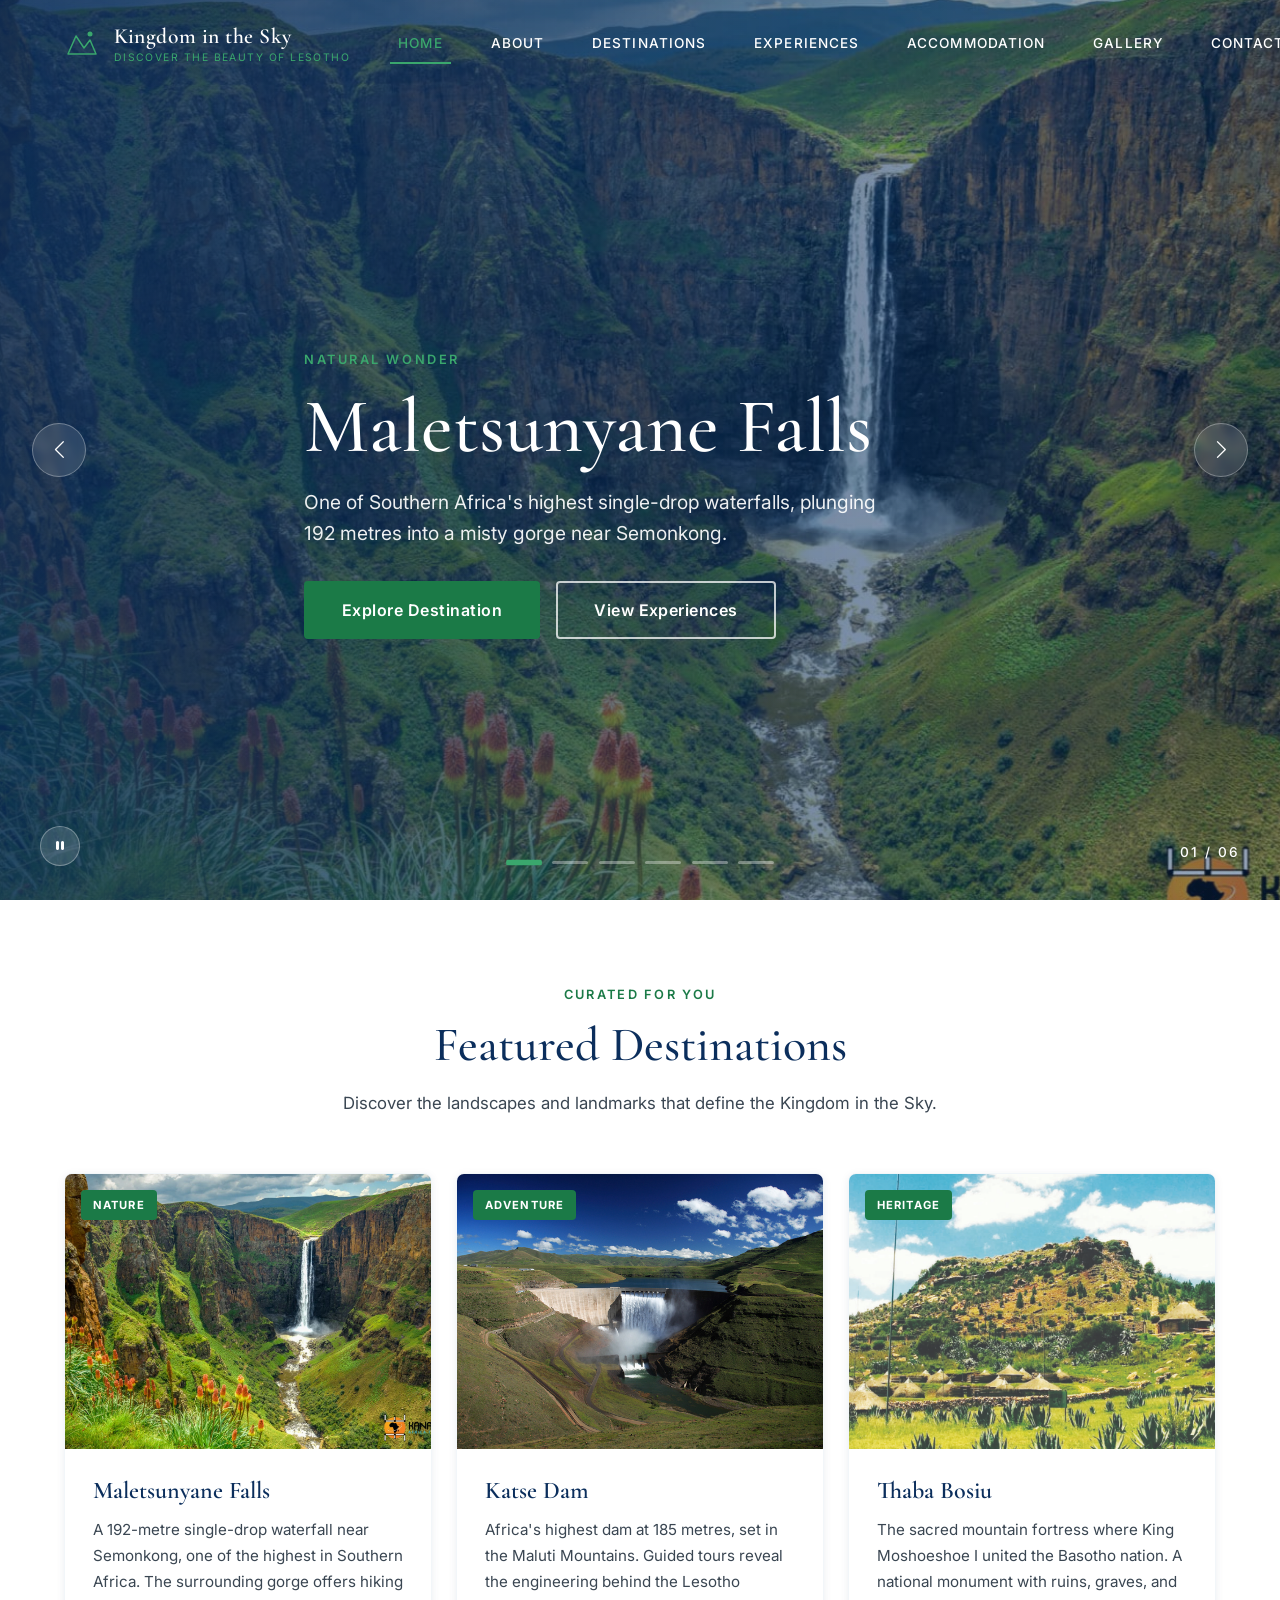
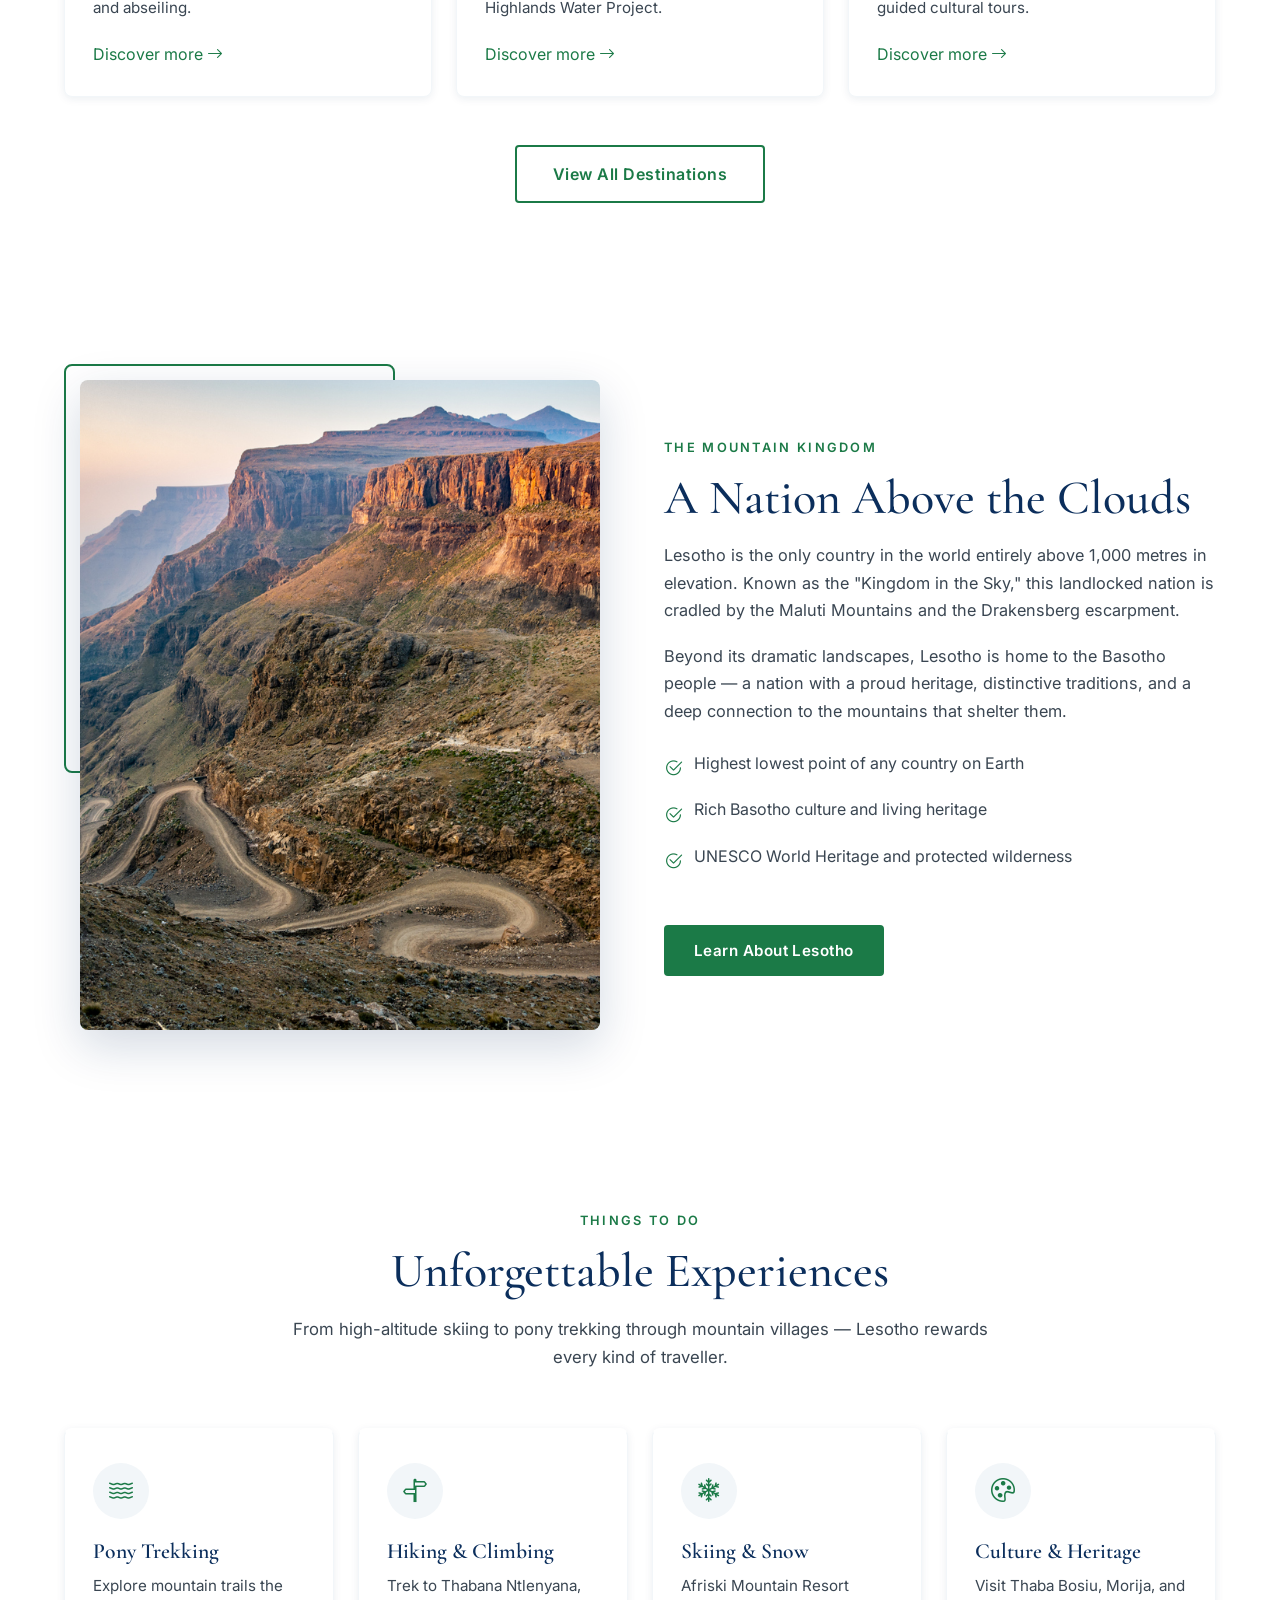
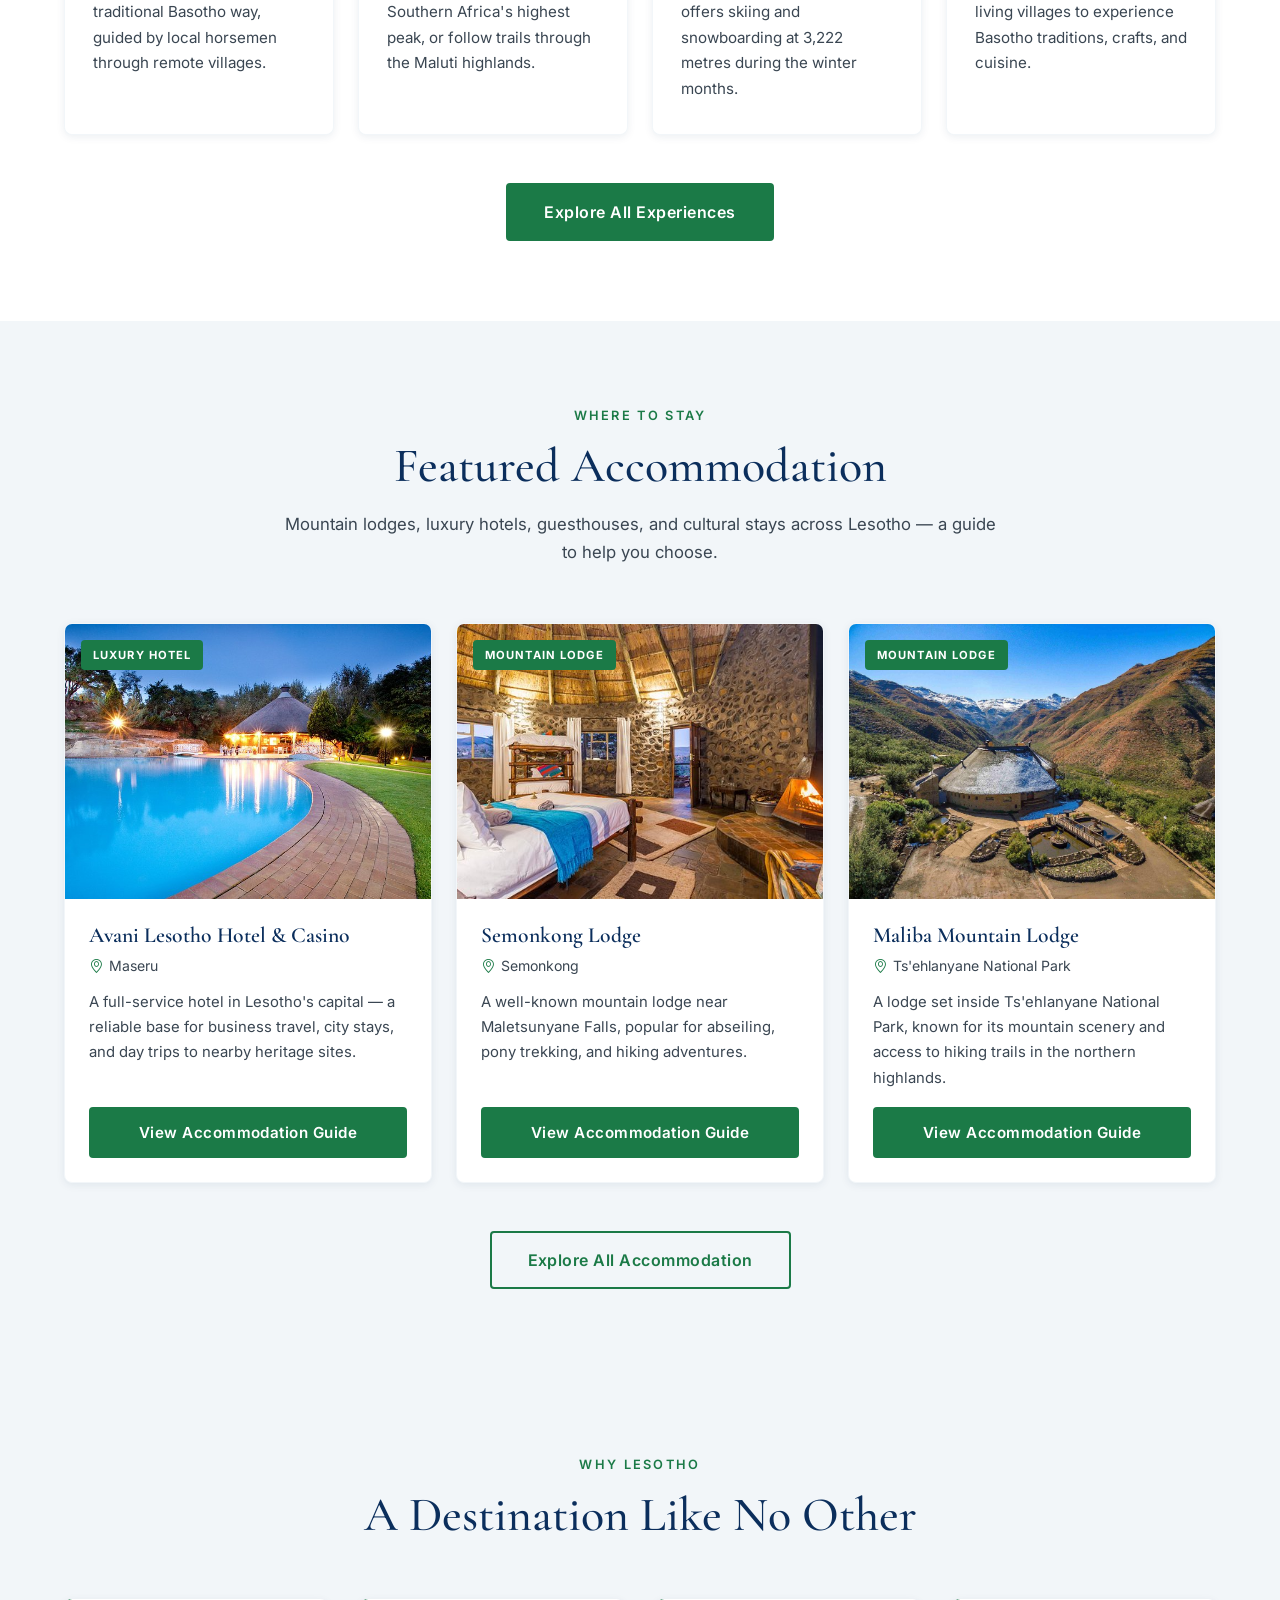
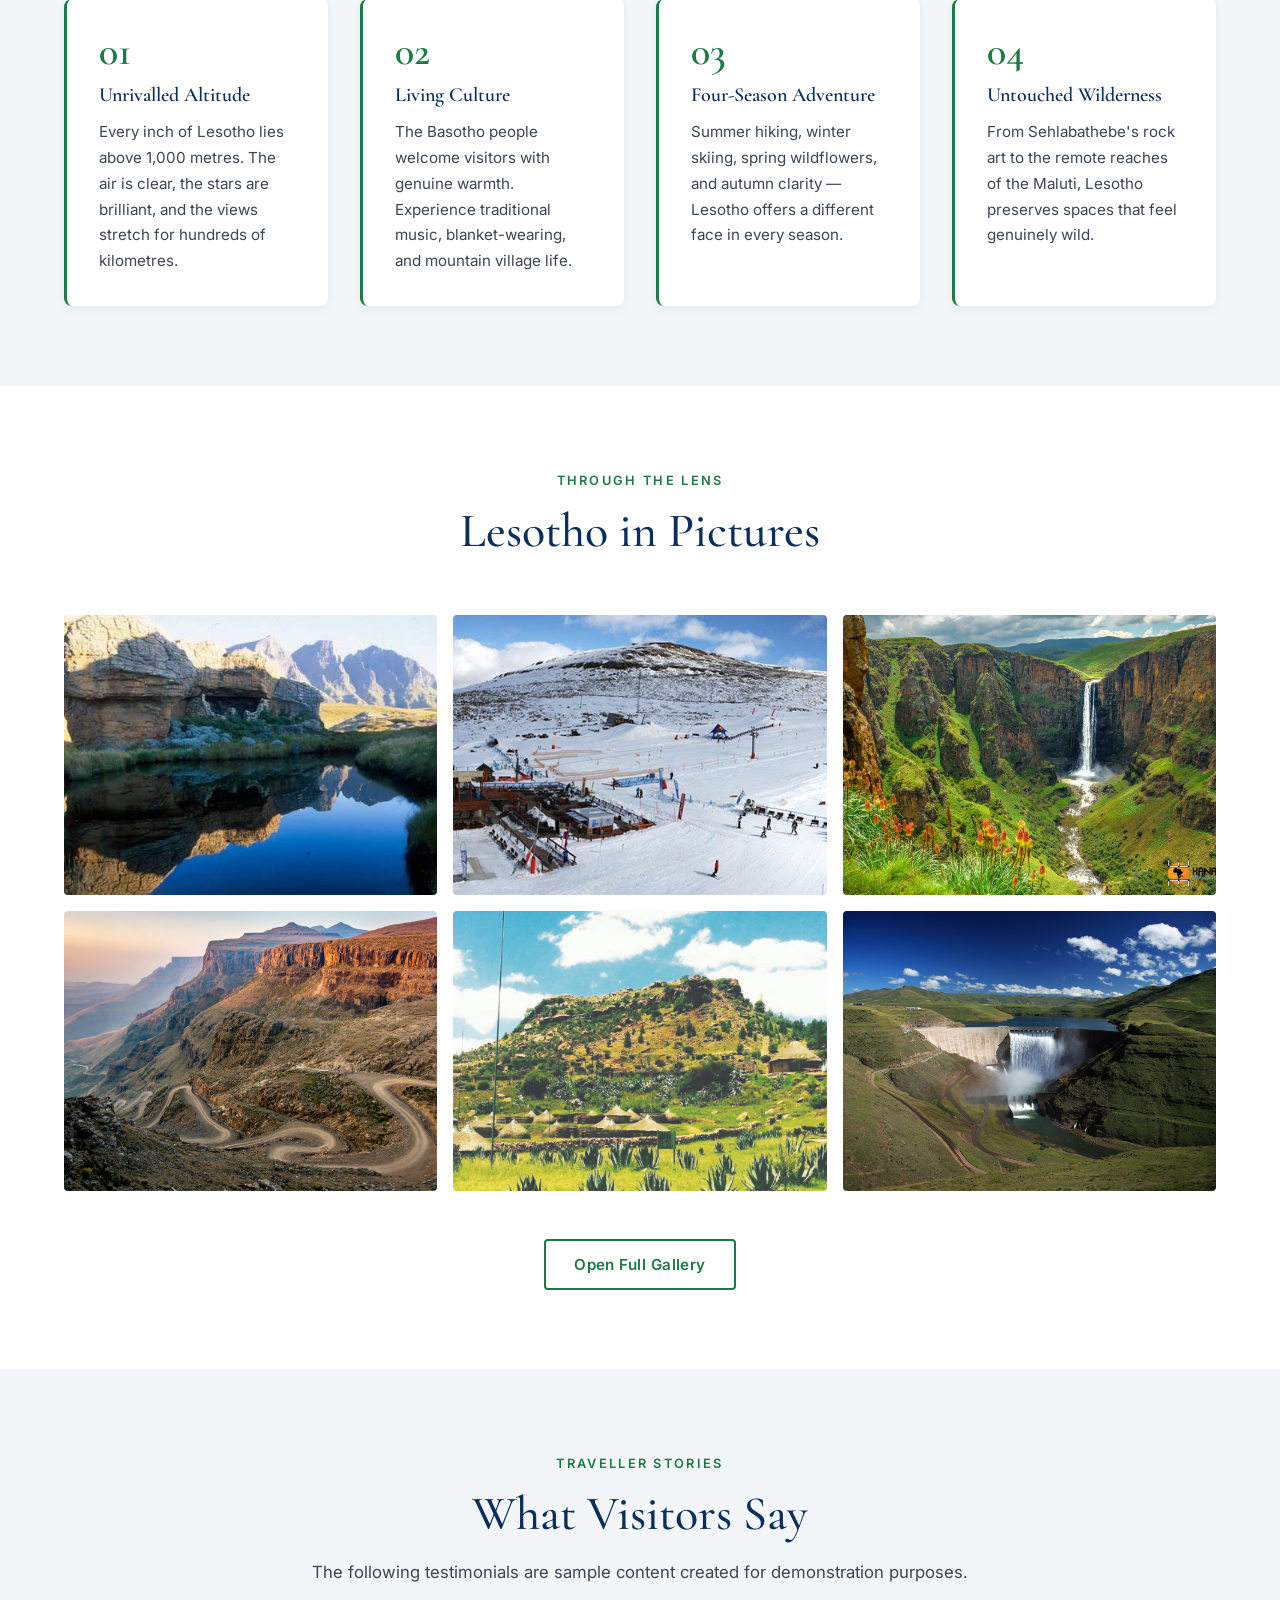
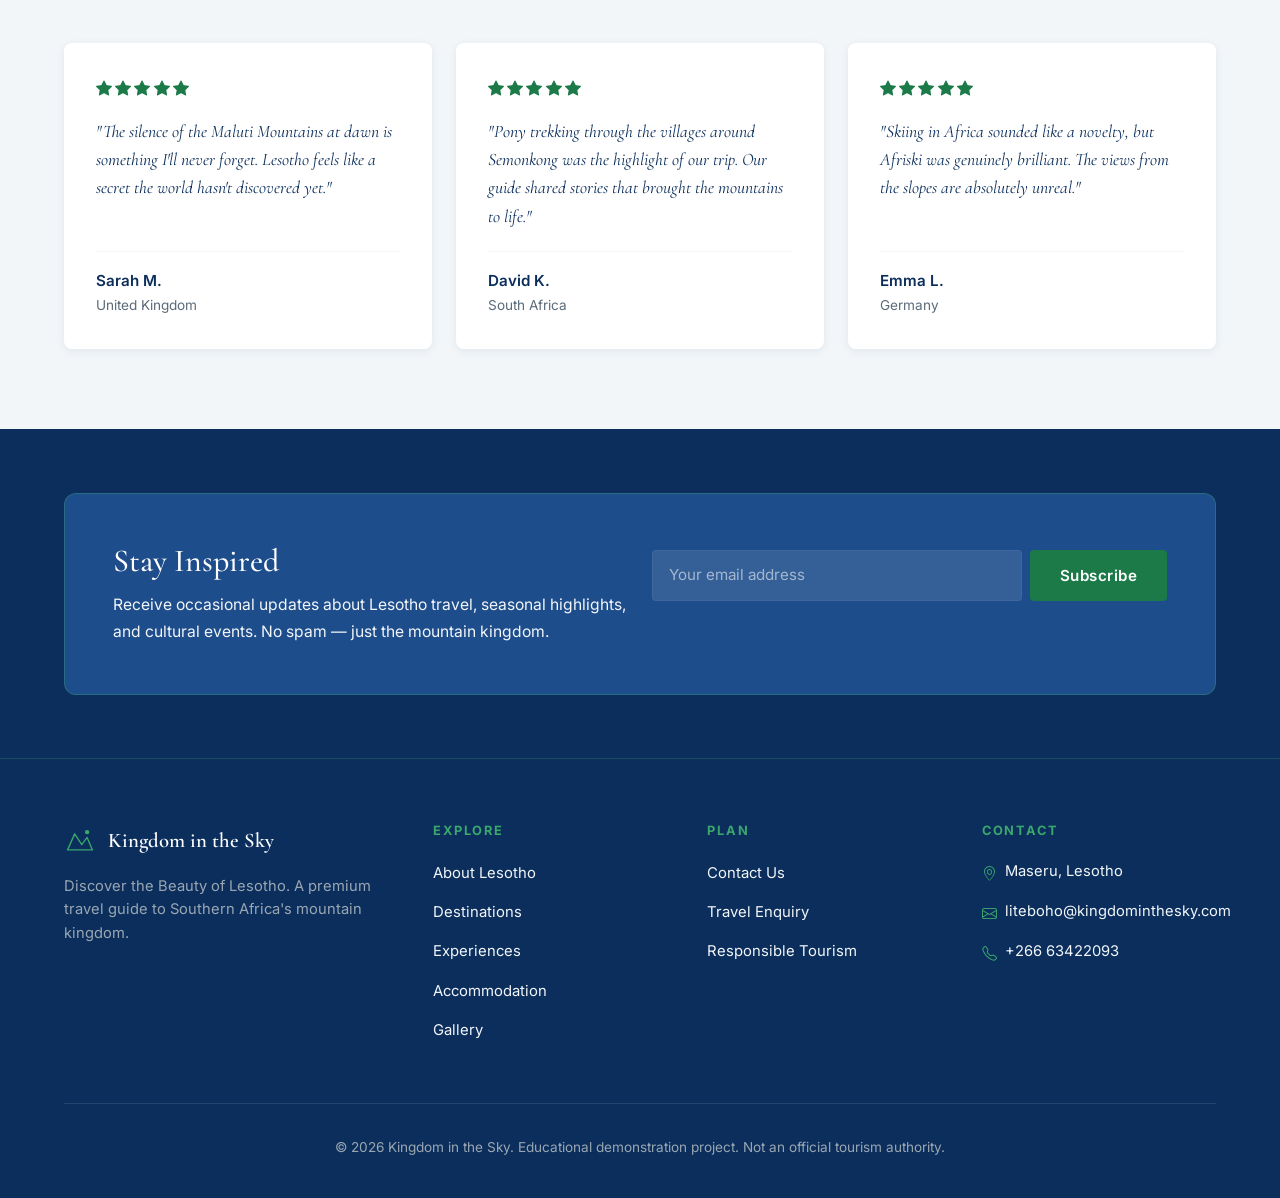
<file: index.html>
<!DOCTYPE html>
<html lang="en">
<head>
  <meta charset="UTF-8">
  <meta name="viewport" content="width=device-width, initial-scale=1.0">
  <meta name="description" content="Kingdom in the Sky — Discover the Beauty of Lesotho. Explore majestic mountains, rich Basotho culture, and unforgettable adventures in Southern Africa's mountain kingdom.">
  <title>Kingdom in the Sky | Discover the Beauty of Lesotho</title>

  <link rel="preconnect" href="https://fonts.googleapis.com">
  <link rel="preconnect" href="https://fonts.gstatic.com" crossorigin>
  <link href="https://fonts.googleapis.com/css2?family=Cormorant+Garamond:ital,wght@0,400;0,500;0,600;0,700;1,400;1,500&family=Inter:wght@300;400;500;600;700&display=swap" rel="stylesheet">

  <link href="https://cdn.jsdelivr.net/npm/bootstrap@5.3.3/dist/css/bootstrap.min.css" rel="stylesheet">
  <link rel="stylesheet" href="https://cdn.jsdelivr.net/npm/bootstrap-icons@1.11.3/font/bootstrap-icons.min.css">

  <link rel="stylesheet" href="css/style.css">
  <link rel="stylesheet" href="css/animations.css">
  <link rel="stylesheet" href="css/responsive.css">
</head>
<body>

  <a href="#main-content" class="skip-link">Skip to main content</a>

  <!-- ========== NAVIGATION ========== -->
  <nav class="navbar navbar-expand-lg site-navbar" id="siteNavbar" aria-label="Main navigation">
    <div class="container nav-container">
      <a class="navbar-brand brand" href="index.html" aria-label="Kingdom in the Sky — Home">
        <span class="brand-mark" aria-hidden="true">
          <svg width="36" height="36" viewBox="0 0 36 36" fill="none" xmlns="http://www.w3.org/2000/svg">
            <path d="M4 28L12 10L20 22L26 14L32 28H4Z" stroke="currentColor" stroke-width="1.5" fill="none" stroke-linejoin="round"/>
            <circle cx="26" cy="8" r="2.5" fill="currentColor"/>
          </svg>
        </span>
        <span class="brand-text">
          <span class="brand-name">Kingdom in the Sky</span>
          <span class="brand-tagline">Discover the Beauty of Lesotho</span>
        </span>
      </a>

      <button class="navbar-toggler custom-toggler" type="button" data-bs-toggle="collapse" data-bs-target="#mainNav" aria-controls="mainNav" aria-expanded="false" aria-label="Toggle navigation">
        <span class="toggler-line"></span>
        <span class="toggler-line"></span>
        <span class="toggler-line"></span>
      </button>

      <div class="collapse navbar-collapse" id="mainNav">
        <ul class="navbar-nav ms-auto nav-links">
          <li class="nav-item"><a class="nav-link active" href="index.html">Home</a></li>
          <li class="nav-item"><a class="nav-link" href="about.html">About</a></li>
          <li class="nav-item"><a class="nav-link" href="destinations.html">Destinations</a></li>
          <li class="nav-item"><a class="nav-link" href="experiences.html">Experiences</a></li>
          <li class="nav-item"><a class="nav-link" href="accommodation.html">Accommodation</a></li>
          <li class="nav-item"><a class="nav-link" href="gallery.html">Gallery</a></li>
          <li class="nav-item"><a class="nav-link" href="contact.html">Contact</a></li>
        </ul>
      </div>
    </div>
  </nav>

  <main id="main-content">

    <!-- ========== HERO SLIDESHOW ========== -->
    <section class="hero-slideshow" id="heroSlideshow" aria-label="Featured Lesotho destinations slideshow" aria-roledescription="carousel">
      <div class="slides-container" id="slidesContainer">

        <div class="slide active" data-slide="0" role="group" aria-roledescription="slide" aria-label="1 of 6: Maletsunyane Falls">
          <div class="slide-bg" style="background-image: url('assets/images/maletsunyane.jpg');"></div>
          <div class="slide-overlay"></div>
          <div class="slide-content container">
            <p class="slide-kicker">Natural Wonder</p>
            <h1 class="slide-title">Maletsunyane Falls</h1>
            <p class="slide-desc">One of Southern Africa's highest single-drop waterfalls, plunging 192 metres into a misty gorge near Semonkong.</p>
            <div class="slide-actions">
              <a href="destinations.html" class="btn btn-gold btn-lg">Explore Destination</a>
              <a href="experiences.html" class="btn btn-outline-light btn-lg">View Experiences</a>
            </div>
          </div>
        </div>

        <div class="slide" data-slide="1" role="group" aria-roledescription="slide" aria-label="2 of 6: Katse Dam">
          <div class="slide-bg" style="background-image: url('assets/images/katse.jpg');"></div>
          <div class="slide-overlay"></div>
          <div class="slide-content container">
            <p class="slide-kicker">Engineering Marvel</p>
            <h2 class="slide-title">Katse Dam</h2>
            <p class="slide-desc">Africa's highest dam, nestled in the Maluti Mountains — a feat of engineering surrounded by breathtaking highland scenery.</p>
            <div class="slide-actions">
              <a href="destinations.html" class="btn btn-gold btn-lg">Explore Destination</a>
              <a href="gallery.html" class="btn btn-outline-light btn-lg">View Gallery</a>
            </div>
          </div>
        </div>

        <div class="slide" data-slide="2" role="group" aria-roledescription="slide" aria-label="3 of 6: Sani Pass">
          <div class="slide-bg" style="background-image: url('assets/images/sani-pass.jpg');"></div>
          <div class="slide-overlay"></div>
          <div class="slide-content container">
            <p class="slide-kicker">Adventure Route</p>
            <h2 class="slide-title">Sani Pass</h2>
            <p class="slide-desc">A legendary mountain pass climbing over 1,300 metres through the Drakensberg escarpment into the Kingdom in the Sky.</p>
            <div class="slide-actions">
              <a href="experiences.html" class="btn btn-gold btn-lg">Plan Your Adventure</a>
              <a href="destinations.html" class="btn btn-outline-light btn-lg">All Destinations</a>
            </div>
          </div>
        </div>

        <div class="slide" data-slide="3" role="group" aria-roledescription="slide" aria-label="4 of 6: Sehlabathebe National Park">
          <div class="slide-bg" style="background-image: url('assets/images/sehlabathebe.jpg');"></div>
          <div class="slide-overlay"></div>
          <div class="slide-content container">
            <p class="slide-kicker">UNESCO World Heritage</p>
            <h2 class="slide-title">Sehlabathebe National Park</h2>
            <p class="slide-desc">Lesotho's oldest protected area, home to rare Afro-Alpine species, ancient rock art, and pristine mountain wilderness.</p>
            <div class="slide-actions">
              <a href="destinations.html" class="btn btn-gold btn-lg">Explore Destination</a>
              <a href="about.html" class="btn btn-outline-light btn-lg">About Lesotho</a>
            </div>
          </div>
        </div>

        <div class="slide" data-slide="4" role="group" aria-roledescription="slide" aria-label="5 of 6: Thaba Bosiu">
          <div class="slide-bg" style="background-image: url('assets/images/thaba-bosiu.jpg');"></div>
          <div class="slide-overlay"></div>
          <div class="slide-content container">
            <p class="slide-kicker">Cultural Heritage</p>
            <h2 class="slide-title">Thaba Bosiu</h2>
            <p class="slide-desc">The sacred mountain fortress of King Moshoeshoe I — the birthplace of the Basotho nation and a living cultural monument.</p>
            <div class="slide-actions">
              <a href="destinations.html" class="btn btn-gold btn-lg">Explore Heritage</a>
              <a href="experiences.html" class="btn btn-outline-light btn-lg">Cultural Experiences</a>
            </div>
          </div>
        </div>

        <div class="slide" data-slide="5" role="group" aria-roledescription="slide" aria-label="6 of 6: Afriski Mountain Resort">
          <div class="slide-bg" style="background-image: url('assets/images/afriski.jpg');"></div>
          <div class="slide-overlay"></div>
          <div class="slide-content container">
            <p class="slide-kicker">Year-Round Adventure</p>
            <h2 class="slide-title">Afriski Mountain Resort</h2>
            <p class="slide-desc">Ski and snowboard at 3,222 metres in winter, or hike and mountain bike through the Maluti Mountains in summer.</p>
            <div class="slide-actions">
              <a href="experiences.html" class="btn btn-gold btn-lg">Discover Activities</a>
              <a href="contact.html" class="btn btn-outline-light btn-lg">Enquire Now</a>
            </div>
          </div>
        </div>

      </div>

      <button class="slide-arrow slide-prev" id="slidePrev" aria-label="Previous slide">
        <i class="bi bi-chevron-left" aria-hidden="true"></i>
      </button>
      <button class="slide-arrow slide-next" id="slideNext" aria-label="Next slide">
        <i class="bi bi-chevron-right" aria-hidden="true"></i>
      </button>

      <div class="slide-indicators" id="slideIndicators" role="tablist" aria-label="Slideshow indicators">
        <button class="indicator active" data-index="0" role="tab" aria-selected="true" aria-label="Go to slide 1"></button>
        <button class="indicator" data-index="1" role="tab" aria-selected="false" aria-label="Go to slide 2"></button>
        <button class="indicator" data-index="2" role="tab" aria-selected="false" aria-label="Go to slide 3"></button>
        <button class="indicator" data-index="3" role="tab" aria-selected="false" aria-label="Go to slide 4"></button>
        <button class="indicator" data-index="4" role="tab" aria-selected="false" aria-label="Go to slide 5"></button>
        <button class="indicator" data-index="5" role="tab" aria-selected="false" aria-label="Go to slide 6"></button>
      </div>

      <div class="slide-counter" id="slideCounter" aria-live="polite">01 / 06</div>

      <button class="slide-pause" id="slidePause" aria-label="Pause slideshow">
        <i class="bi bi-pause-fill" aria-hidden="true"></i>
      </button>
    </section>

    <!-- ========== FEATURED DESTINATIONS ========== -->
    <section class="section featured-destinations" aria-labelledby="featured-heading">
      <div class="container">
        <div class="section-header reveal">
          <p class="section-kicker">Curated for You</p>
          <h2 class="section-title" id="featured-heading">Featured Destinations</h2>
          <p class="section-subtitle">Discover the landscapes and landmarks that define the Kingdom in the Sky.</p>
        </div>

        <div class="row g-4">
          <div class="col-md-6 col-lg-4 reveal">
            <article class="destination-card">
              <div class="card-image-wrap">
                <img src="assets/images/maletsunyane.jpg" alt="Maletsunyane Falls cascading into a gorge near Semonkong, Lesotho" class="card-image" loading="lazy">
                <span class="card-badge">Nature</span>
              </div>
              <div class="card-body">
                <h3 class="card-title">Maletsunyane Falls</h3>
                <p class="card-text">A 192-metre single-drop waterfall near Semonkong, one of the highest in Southern Africa. The surrounding gorge offers hiking and abseiling.</p>
                <a href="destinations.html" class="card-link">Discover more <i class="bi bi-arrow-right" aria-hidden="true"></i></a>
              </div>
            </article>
          </div>

          <div class="col-md-6 col-lg-4 reveal">
            <article class="destination-card">
              <div class="card-image-wrap">
                <img src="assets/images/katse.jpg" alt="Katse Dam reservoir surrounded by the Maluti Mountains in Lesotho" class="card-image" loading="lazy">
                <span class="card-badge">Adventure</span>
              </div>
              <div class="card-body">
                <h3 class="card-title">Katse Dam</h3>
                <p class="card-text">Africa's highest dam at 185 metres, set in the Maluti Mountains. Guided tours reveal the engineering behind the Lesotho Highlands Water Project.</p>
                <a href="destinations.html" class="card-link">Discover more <i class="bi bi-arrow-right" aria-hidden="true"></i></a>
              </div>
            </article>
          </div>

          <div class="col-md-6 col-lg-4 reveal">
            <article class="destination-card">
              <div class="card-image-wrap">
                <img src="assets/images/thaba-bosiu.jpg" alt="Thaba Bosiu mountain plateau, the historic stronghold of King Moshoeshoe I" class="card-image" loading="lazy">
                <span class="card-badge">Heritage</span>
              </div>
              <div class="card-body">
                <h3 class="card-title">Thaba Bosiu</h3>
                <p class="card-text">The sacred mountain fortress where King Moshoeshoe I united the Basotho nation. A national monument with ruins, graves, and guided cultural tours.</p>
                <a href="destinations.html" class="card-link">Discover more <i class="bi bi-arrow-right" aria-hidden="true"></i></a>
              </div>
            </article>
          </div>
        </div>

        <div class="section-cta reveal">
          <a href="destinations.html" class="btn btn-outline-gold btn-lg">View All Destinations</a>
        </div>
      </div>
    </section>

    <!-- ========== ABOUT LESOTHO INTRO ========== -->
    <section class="section about-intro" aria-labelledby="about-heading">
      <div class="container">
        <div class="row align-items-center g-5">
          <div class="col-lg-6 reveal">
            <div class="about-image-wrap">
              <img src="assets/images/sani-pass.jpg" alt="Dramatic mountain landscape of Lesotho's highlands" class="about-image" loading="lazy">
              <div class="about-image-accent" aria-hidden="true"></div>
            </div>
          </div>
          <div class="col-lg-6 reveal">
            <p class="section-kicker">The Mountain Kingdom</p>
            <h2 class="section-title" id="about-heading">A Nation Above the Clouds</h2>
            <p class="about-text">Lesotho is the only country in the world entirely above 1,000 metres in elevation. Known as the "Kingdom in the Sky," this landlocked nation is cradled by the Maluti Mountains and the Drakensberg escarpment.</p>
            <p class="about-text">Beyond its dramatic landscapes, Lesotho is home to the Basotho people — a nation with a proud heritage, distinctive traditions, and a deep connection to the mountains that shelter them.</p>
            <ul class="about-highlights">
              <li><i class="bi bi-check2-circle" aria-hidden="true"></i> Highest lowest point of any country on Earth</li>
              <li><i class="bi bi-check2-circle" aria-hidden="true"></i> Rich Basotho culture and living heritage</li>
              <li><i class="bi bi-check2-circle" aria-hidden="true"></i> UNESCO World Heritage and protected wilderness</li>
            </ul>
            <a href="about.html" class="btn btn-gold mt-3">Learn About Lesotho</a>
          </div>
        </div>
      </div>
    </section>

    <!-- ========== EXPERIENCES ========== -->
    <section class="section experiences-preview" aria-labelledby="experiences-heading">
      <div class="container">
        <div class="section-header reveal">
          <p class="section-kicker">Things to Do</p>
          <h2 class="section-title" id="experiences-heading">Unforgettable Experiences</h2>
          <p class="section-subtitle">From high-altitude skiing to pony trekking through mountain villages — Lesotho rewards every kind of traveller.</p>
        </div>

        <div class="row g-4">
          <div class="col-sm-6 col-lg-3 reveal">
            <div class="experience-card">
              <div class="experience-icon"><i class="bi bi-water" aria-hidden="true"></i></div>
              <h3 class="experience-title">Pony Trekking</h3>
              <p class="experience-text">Explore mountain trails the traditional Basotho way, guided by local horsemen through remote villages.</p>
            </div>
          </div>
          <div class="col-sm-6 col-lg-3 reveal">
            <div class="experience-card">
              <div class="experience-icon"><i class="bi bi-signpost-split" aria-hidden="true"></i></div>
              <h3 class="experience-title">Hiking & Climbing</h3>
              <p class="experience-text">Trek to Thabana Ntlenyana, Southern Africa's highest peak, or follow trails through the Maluti highlands.</p>
            </div>
          </div>
          <div class="col-sm-6 col-lg-3 reveal">
            <div class="experience-card">
              <div class="experience-icon"><i class="bi bi-snow2" aria-hidden="true"></i></div>
              <h3 class="experience-title">Skiing & Snow</h3>
              <p class="experience-text">Afriski Mountain Resort offers skiing and snowboarding at 3,222 metres during the winter months.</p>
            </div>
          </div>
          <div class="col-sm-6 col-lg-3 reveal">
            <div class="experience-card">
              <div class="experience-icon"><i class="bi bi-palette" aria-hidden="true"></i></div>
              <h3 class="experience-title">Culture & Heritage</h3>
              <p class="experience-text">Visit Thaba Bosiu, Morija, and living villages to experience Basotho traditions, crafts, and cuisine.</p>
            </div>
          </div>
        </div>

        <div class="section-cta reveal">
          <a href="experiences.html" class="btn btn-gold btn-lg">Explore All Experiences</a>
        </div>
      </div>
    </section>

    <!-- ========== FEATURED ACCOMMODATION ========== -->
    <section class="section section-alt" aria-labelledby="featured-accommodation-heading">
      <div class="container">
        <div class="section-header reveal">
          <p class="section-kicker">Where to Stay</p>
          <h2 class="section-title" id="featured-accommodation-heading">Featured Accommodation</h2>
          <p class="section-subtitle">Mountain lodges, luxury hotels, guesthouses, and cultural stays across Lesotho — a guide to help you choose.</p>
        </div>

        <div class="row g-4">
          <div class="col-md-6 col-lg-4 reveal">
            <article class="accommodation-card">
              <div class="accommodation-image-wrap">
                <img src="assets/images/avani-maseru.jpg" alt="Avani Lesotho Hotel & Casino in Maseru" class="accommodation-image" loading="lazy">
                <span class="accommodation-badge">Luxury Hotel</span>
              </div>
              <div class="accommodation-body">
                <h3 class="accommodation-title">Avani Lesotho Hotel &amp; Casino</h3>
                <p class="accommodation-location"><i class="bi bi-geo-alt" aria-hidden="true"></i> Maseru</p>
                <p class="accommodation-text">A full-service hotel in Lesotho's capital — a reliable base for business travel, city stays, and day trips to nearby heritage sites.</p>
                <a href="accommodation.html" class="btn btn-gold w-100">View Accommodation Guide</a>
              </div>
            </article>
          </div>

          <div class="col-md-6 col-lg-4 reveal">
            <article class="accommodation-card">
              <div class="accommodation-image-wrap">
                <img src="assets/images/semonkong-lodge.jpg" alt="Semonkong Lodge near Maletsunyane Falls" class="accommodation-image" loading="lazy">
                <span class="accommodation-badge">Mountain Lodge</span>
              </div>
              <div class="accommodation-body">
                <h3 class="accommodation-title">Semonkong Lodge</h3>
                <p class="accommodation-location"><i class="bi bi-geo-alt" aria-hidden="true"></i> Semonkong</p>
                <p class="accommodation-text">A well-known mountain lodge near Maletsunyane Falls, popular for abseiling, pony trekking, and hiking adventures.</p>
                <a href="accommodation.html" class="btn btn-gold w-100">View Accommodation Guide</a>
              </div>
            </article>
          </div>

          <div class="col-md-6 col-lg-4 reveal">
            <article class="accommodation-card">
              <div class="accommodation-image-wrap">
                <img src="assets/images/maliba-lodge.jpg" alt="Maliba Mountain Lodge in Ts'ehlanyane National Park" class="accommodation-image" loading="lazy">
                <span class="accommodation-badge">Mountain Lodge</span>
              </div>
              <div class="accommodation-body">
                <h3 class="accommodation-title">Maliba Mountain Lodge</h3>
                <p class="accommodation-location"><i class="bi bi-geo-alt" aria-hidden="true"></i> Ts'ehlanyane National Park</p>
                <p class="accommodation-text">A lodge set inside Ts'ehlanyane National Park, known for its mountain scenery and access to hiking trails in the northern highlands.</p>
                <a href="accommodation.html" class="btn btn-gold w-100">View Accommodation Guide</a>
              </div>
            </article>
          </div>
        </div>

        <div class="section-cta reveal">
          <a href="accommodation.html" class="btn btn-outline-gold btn-lg">Explore All Accommodation</a>
        </div>
      </div>
    </section>

    <!-- ========== WHY VISIT ========== -->
    <section class="section why-visit" aria-labelledby="why-heading">
      <div class="container">
        <div class="section-header reveal">
          <p class="section-kicker">Why Lesotho</p>
          <h2 class="section-title" id="why-heading">A Destination Like No Other</h2>
        </div>

        <div class="why-grid">
          <div class="why-item reveal">
            <span class="why-number">01</span>
            <h3 class="why-title">Unrivalled Altitude</h3>
            <p class="why-text">Every inch of Lesotho lies above 1,000 metres. The air is clear, the stars are brilliant, and the views stretch for hundreds of kilometres.</p>
          </div>
          <div class="why-item reveal">
            <span class="why-number">02</span>
            <h3 class="why-title">Living Culture</h3>
            <p class="why-text">The Basotho people welcome visitors with genuine warmth. Experience traditional music, blanket-wearing, and mountain village life.</p>
          </div>
          <div class="why-item reveal">
            <span class="why-number">03</span>
            <h3 class="why-title">Four-Season Adventure</h3>
            <p class="why-text">Summer hiking, winter skiing, spring wildflowers, and autumn clarity — Lesotho offers a different face in every season.</p>
          </div>
          <div class="why-item reveal">
            <span class="why-number">04</span>
            <h3 class="why-title">Untouched Wilderness</h3>
            <p class="why-text">From Sehlabathebe's rock art to the remote reaches of the Maluti, Lesotho preserves spaces that feel genuinely wild.</p>
          </div>
        </div>
      </div>
    </section>

    <!-- ========== GALLERY PREVIEW ========== -->
    <section class="section gallery-preview" aria-labelledby="gallery-heading">
      <div class="container">
        <div class="section-header reveal">
          <p class="section-kicker">Through the Lens</p>
          <h2 class="section-title" id="gallery-heading">Lesotho in Pictures</h2>
        </div>

        <div class="gallery-preview-grid reveal">
          <a href="gallery.html" class="gallery-preview-item" aria-label="View full gallery">
            <img src="assets/images/sehlabathebe.jpg" alt="Mountain landscape in Lesotho" loading="lazy">
          </a>
          <a href="gallery.html" class="gallery-preview-item" aria-label="View full gallery">
            <img src="assets/images/afriski.jpg" alt="Snow-covered mountain slopes" loading="lazy">
          </a>
          <a href="gallery.html" class="gallery-preview-item" aria-label="View full gallery">
            <img src="assets/images/maletsunyane.jpg" alt="Waterfall cascading through mountains" loading="lazy">
          </a>
          <a href="gallery.html" class="gallery-preview-item" aria-label="View full gallery">
            <img src="assets/images/sani-pass.jpg" alt="Dramatic mountain peaks" loading="lazy">
          </a>
          <a href="gallery.html" class="gallery-preview-item" aria-label="View full gallery">
            <img src="assets/images/thaba-bosiu.jpg" alt="Mountain plateau at dusk" loading="lazy">
          </a>
          <a href="gallery.html" class="gallery-preview-item" aria-label="View full gallery">
            <img src="assets/images/katse.jpg" alt="Highland reservoir and mountains" loading="lazy">
          </a>
        </div>

        <div class="section-cta reveal">
          <a href="gallery.html" class="btn btn-outline-gold">Open Full Gallery</a>
        </div>
      </div>
    </section>

    <!-- ========== TESTIMONIALS (SAMPLE CONTENT) ========== -->
    <section class="section testimonials" aria-labelledby="testimonials-heading">
      <div class="container">
        <div class="section-header reveal">
          <p class="section-kicker">Traveller Stories</p>
          <h2 class="section-title" id="testimonials-heading">What Visitors Say</h2>
          <p class="section-subtitle sample-note">The following testimonials are sample content created for demonstration purposes.</p>
        </div>

        <div class="row g-4">
          <div class="col-md-4 reveal">
            <blockquote class="testimonial-card">
              <div class="testimonial-stars" aria-label="5 out of 5 stars">
                <i class="bi bi-star-fill" aria-hidden="true"></i>
                <i class="bi bi-star-fill" aria-hidden="true"></i>
                <i class="bi bi-star-fill" aria-hidden="true"></i>
                <i class="bi bi-star-fill" aria-hidden="true"></i>
                <i class="bi bi-star-fill" aria-hidden="true"></i>
              </div>
              <p class="testimonial-text">"The silence of the Maluti Mountains at dawn is something I'll never forget. Lesotho feels like a secret the world hasn't discovered yet."</p>
              <footer class="testimonial-author">
                <span class="author-name">Sarah M.</span>
                <span class="author-location">United Kingdom</span>
              </footer>
            </blockquote>
          </div>
          <div class="col-md-4 reveal">
            <blockquote class="testimonial-card">
              <div class="testimonial-stars" aria-label="5 out of 5 stars">
                <i class="bi bi-star-fill" aria-hidden="true"></i>
                <i class="bi bi-star-fill" aria-hidden="true"></i>
                <i class="bi bi-star-fill" aria-hidden="true"></i>
                <i class="bi bi-star-fill" aria-hidden="true"></i>
                <i class="bi bi-star-fill" aria-hidden="true"></i>
              </div>
              <p class="testimonial-text">"Pony trekking through the villages around Semonkong was the highlight of our trip. Our guide shared stories that brought the mountains to life."</p>
              <footer class="testimonial-author">
                <span class="author-name">David K.</span>
                <span class="author-location">South Africa</span>
              </footer>
            </blockquote>
          </div>
          <div class="col-md-4 reveal">
            <blockquote class="testimonial-card">
              <div class="testimonial-stars" aria-label="5 out of 5 stars">
                <i class="bi bi-star-fill" aria-hidden="true"></i>
                <i class="bi bi-star-fill" aria-hidden="true"></i>
                <i class="bi bi-star-fill" aria-hidden="true"></i>
                <i class="bi bi-star-fill" aria-hidden="true"></i>
                <i class="bi bi-star-fill" aria-hidden="true"></i>
              </div>
              <p class="testimonial-text">"Skiing in Africa sounded like a novelty, but Afriski was genuinely brilliant. The views from the slopes are absolutely unreal."</p>
              <footer class="testimonial-author">
                <span class="author-name">Emma L.</span>
                <span class="author-location">Germany</span>
              </footer>
            </blockquote>
          </div>
        </div>
      </div>
    </section>

    <!-- ========== NEWSLETTER ========== -->
    <section class="section newsletter-section" aria-labelledby="newsletter-heading">
      <div class="container">
        <div class="newsletter-inner reveal">
          <div class="row align-items-center g-4">
            <div class="col-lg-6">
              <h2 class="newsletter-title" id="newsletter-heading">Stay Inspired</h2>
              <p class="newsletter-text">Receive occasional updates about Lesotho travel, seasonal highlights, and cultural events. No spam — just the mountain kingdom.</p>
            </div>
            <div class="col-lg-6">
              <form class="newsletter-form" id="newsletterForm" novalidate>
                <div class="newsletter-input-group">
                  <label for="newsletterEmail" class="visually-hidden">Email address</label>
                  <input type="email" class="form-control" id="newsletterEmail" name="newsletterEmail" placeholder="Your email address" required autocomplete="email">
                  <button type="submit" class="btn btn-gold">Subscribe</button>
                </div>
                <div class="newsletter-feedback" id="newsletterFeedback" role="status" aria-live="polite"></div>
              </form>
            </div>
          </div>
        </div>
      </div>
    </section>

  </main>

  <!-- ========== FOOTER ========== -->
  <footer class="site-footer">
    <div class="container">
      <div class="footer-grid">
        <div class="footer-col footer-brand-col">
          <a class="footer-brand" href="index.html">
            <svg width="32" height="32" viewBox="0 0 36 36" fill="none" xmlns="http://www.w3.org/2000/svg" aria-hidden="true">
              <path d="M4 28L12 10L20 22L26 14L32 28H4Z" stroke="currentColor" stroke-width="1.5" fill="none" stroke-linejoin="round"/>
              <circle cx="26" cy="8" r="2.5" fill="currentColor"/>
            </svg>
            <span>Kingdom in the Sky</span>
          </a>
          <p class="footer-desc">Discover the Beauty of Lesotho. A premium travel guide to Southern Africa's mountain kingdom.</p>
        </div>

        <div class="footer-col">
          <h4 class="footer-heading">Explore</h4>
          <ul class="footer-links">
            <li><a href="about.html">About Lesotho</a></li>
            <li><a href="destinations.html">Destinations</a></li>
            <li><a href="experiences.html">Experiences</a></li>
            <li><a href="accommodation.html">Accommodation</a></li>
            <li><a href="gallery.html">Gallery</a></li>
          </ul>
        </div>

        <div class="footer-col">
          <h4 class="footer-heading">Plan</h4>
          <ul class="footer-links">
            <li><a href="contact.html">Contact Us</a></li>
            <li><a href="contact.html">Travel Enquiry</a></li>
            <li><a href="about.html">Responsible Tourism</a></li>
          </ul>
        </div>

        <div class="footer-col">
          <h4 class="footer-heading">Contact</h4>
          <address class="footer-contact">
            <p><i class="bi bi-geo-alt" aria-hidden="true"></i> Maseru, Lesotho</p>
            <p><i class="bi bi-envelope" aria-hidden="true"></i> liteboho@kingdominthesky.com</p>
            <p><i class="bi bi-telephone" aria-hidden="true"></i> +266 63422093</p>
          </address>
        </div>
      </div>

      <div class="footer-bottom">
        <p>&copy; <span id="footerYear"></span> Kingdom in the Sky. Educational demonstration project. Not an official tourism authority.</p>
      </div>
    </div>
  </footer>

  <button class="back-to-top" id="backToTop" aria-label="Back to top">
    <i class="bi bi-arrow-up" aria-hidden="true"></i>
  </button>

  <script src="https://cdn.jsdelivr.net/npm/bootstrap@5.3.3/dist/js/bootstrap.bundle.min.js"></script>
  <script src="js/main.js"></script>
  <script src="js/slideshow.js"></script>
  <script src="js/form-validation.js"></script>
</body>
</html>
</file>
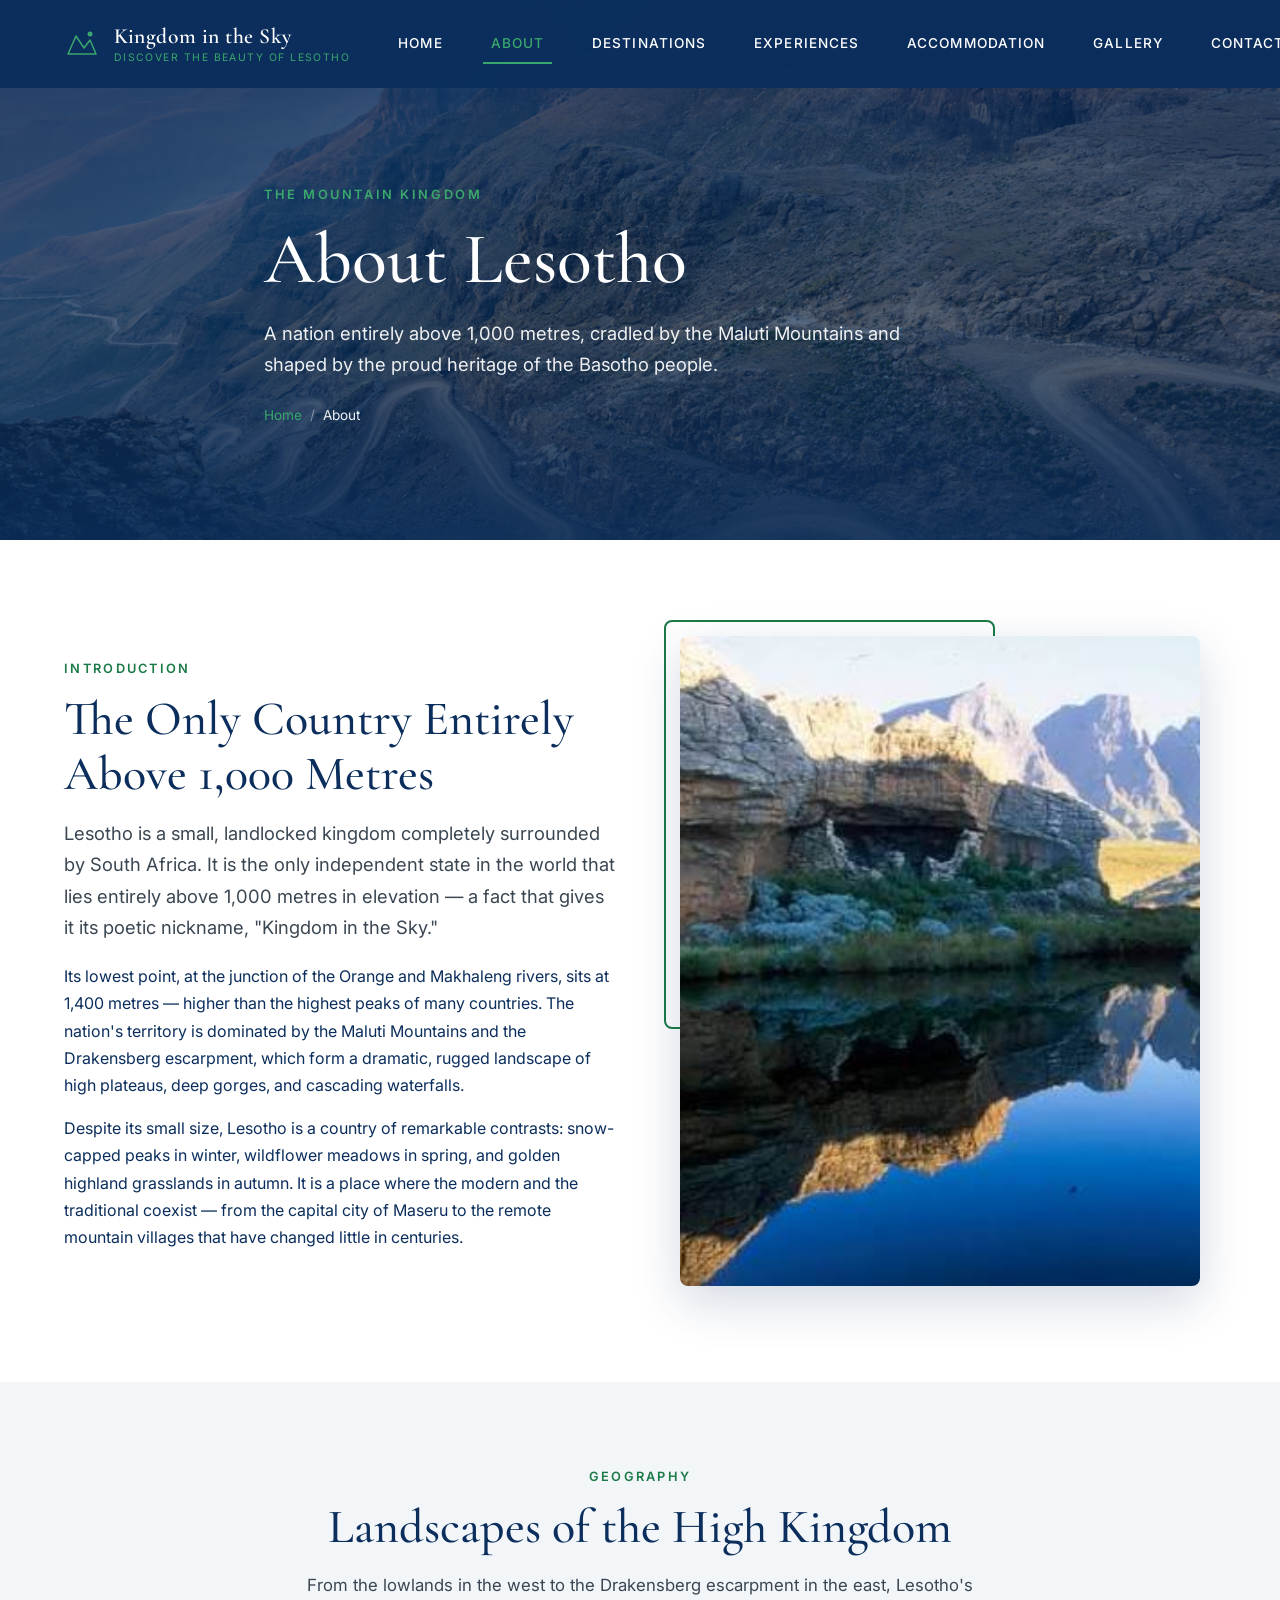
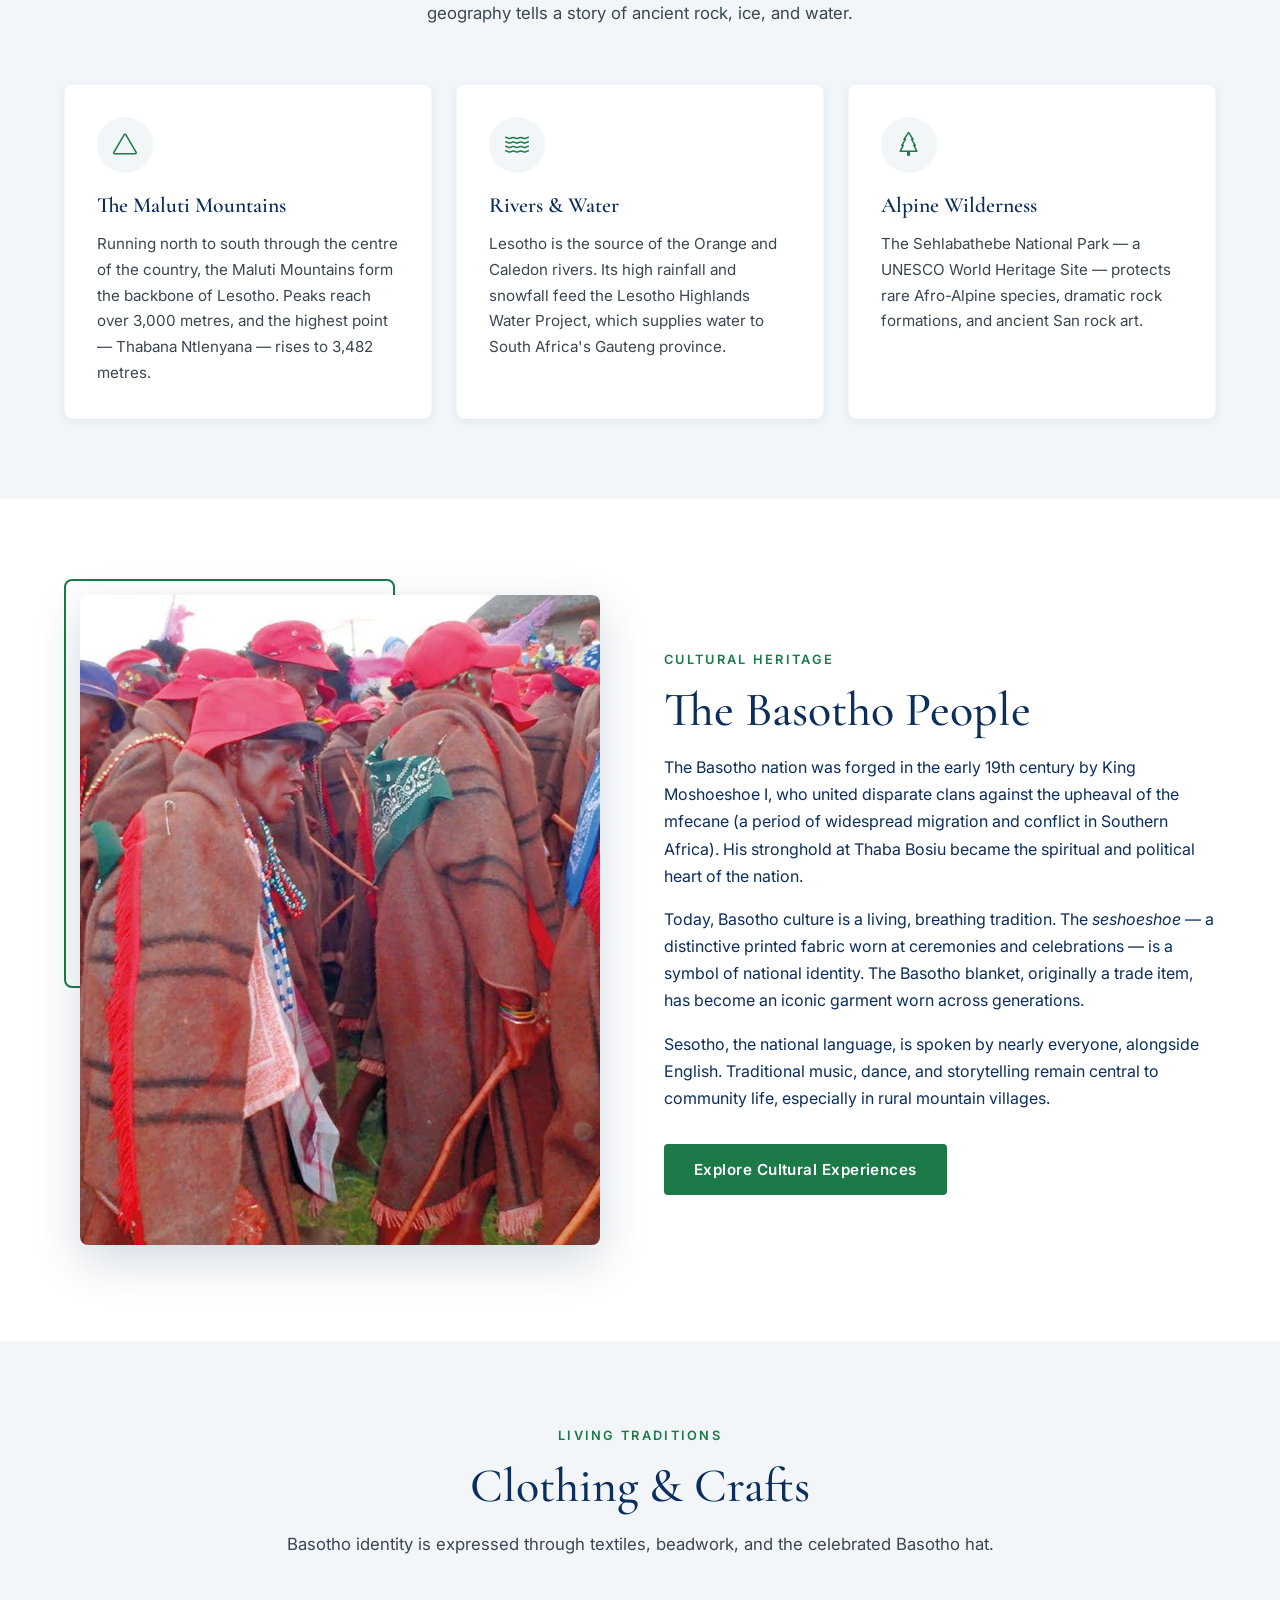
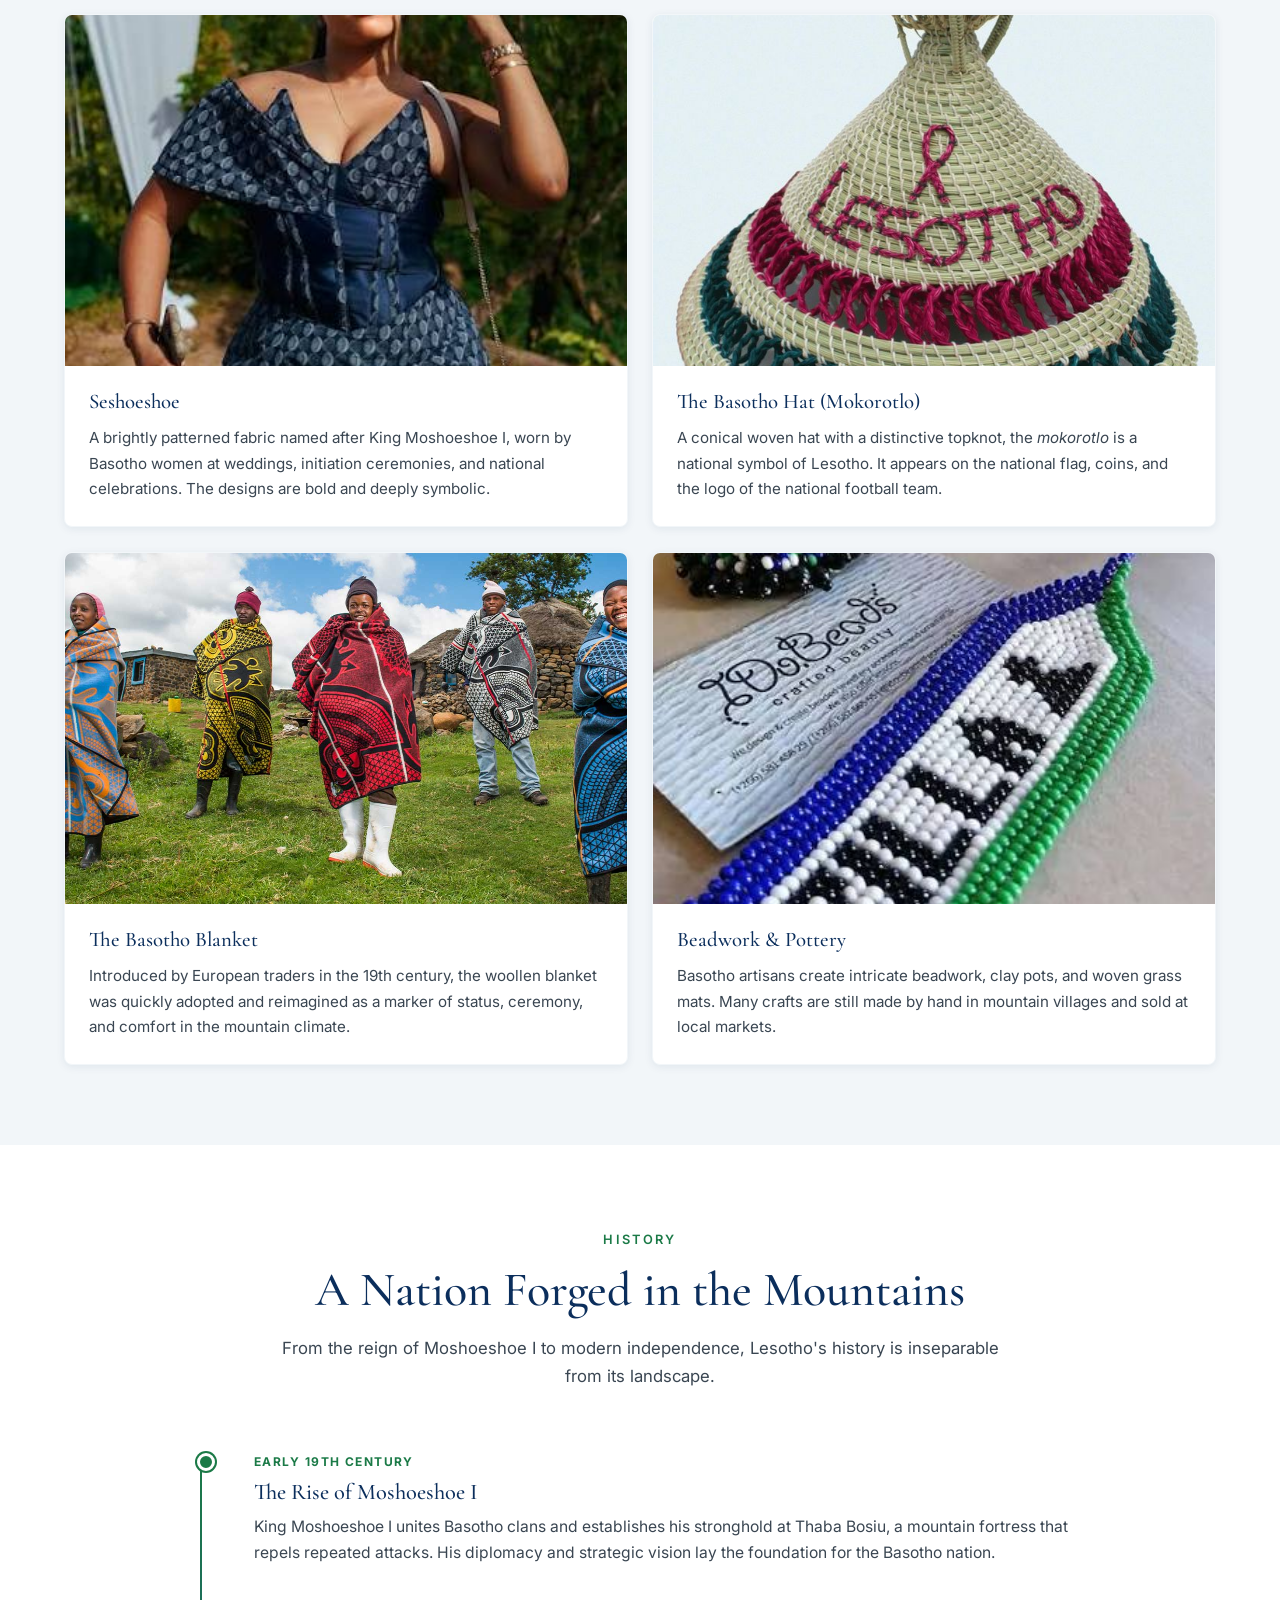
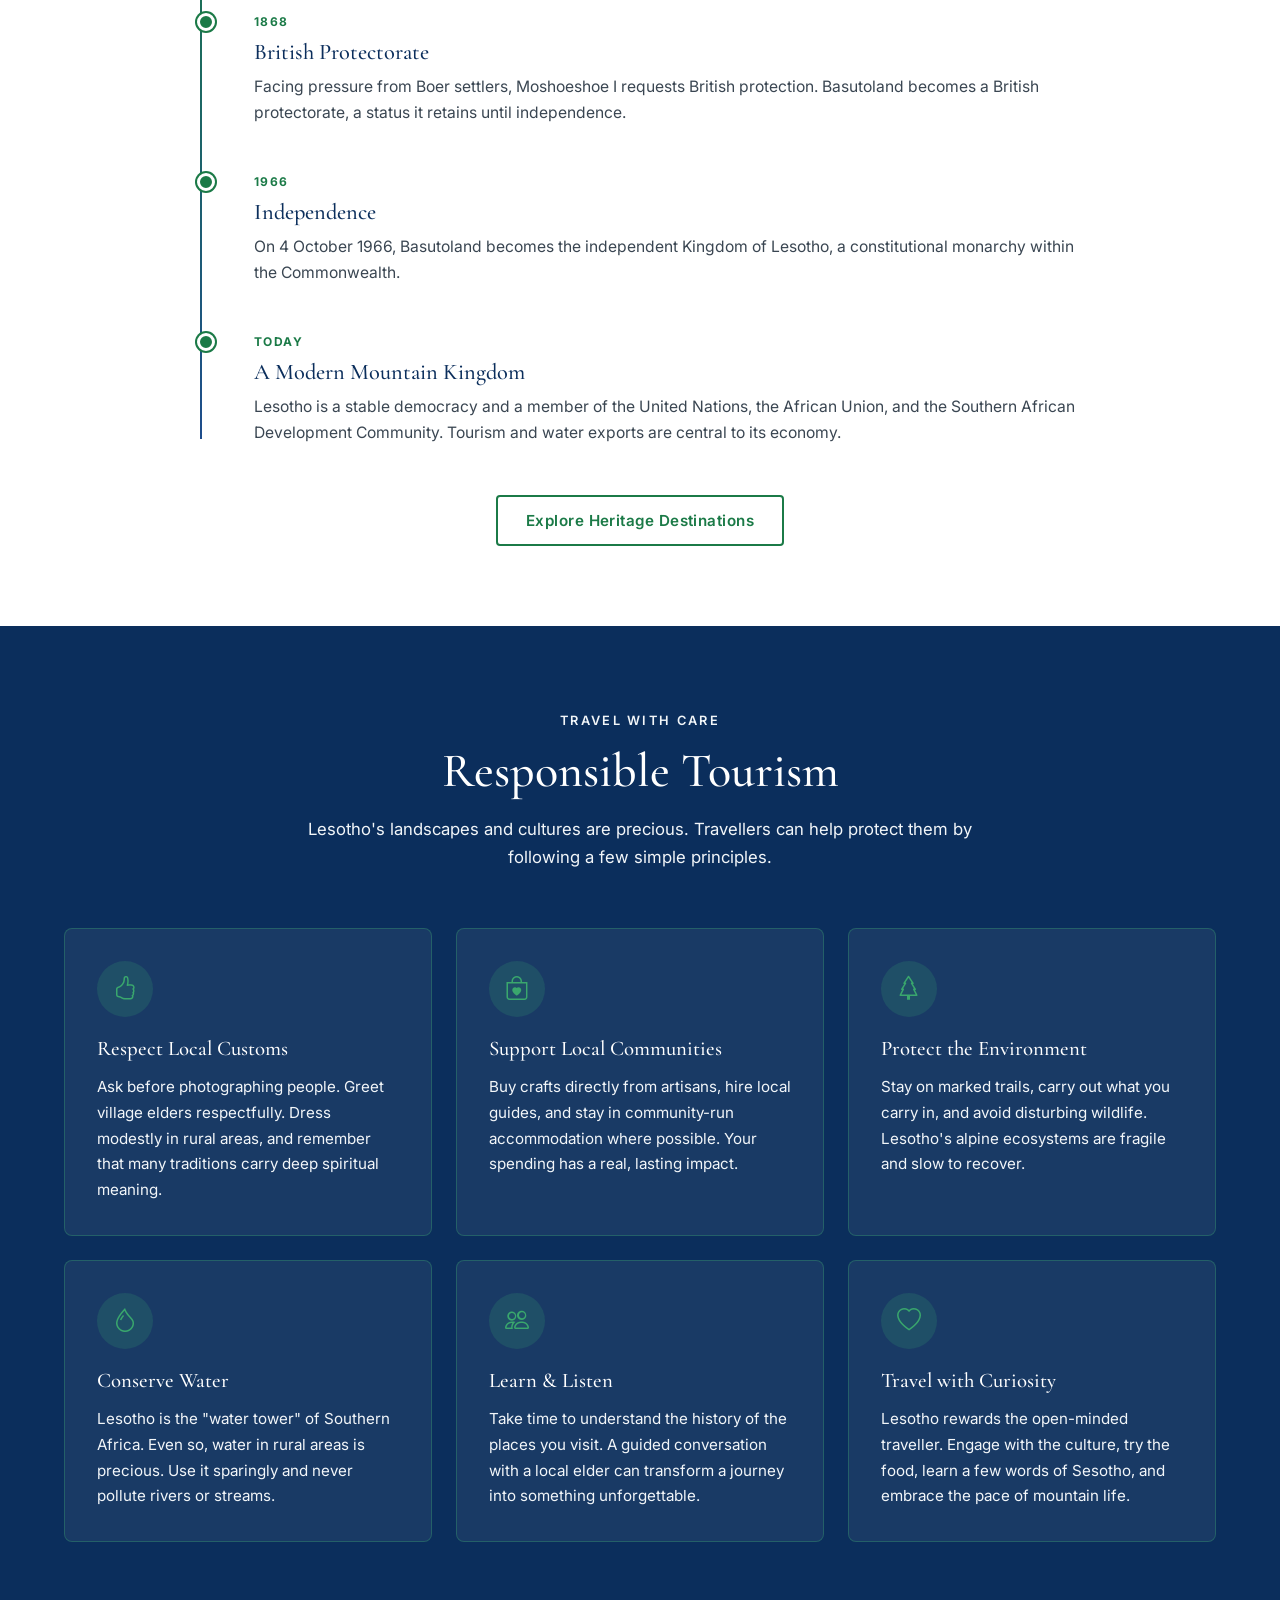
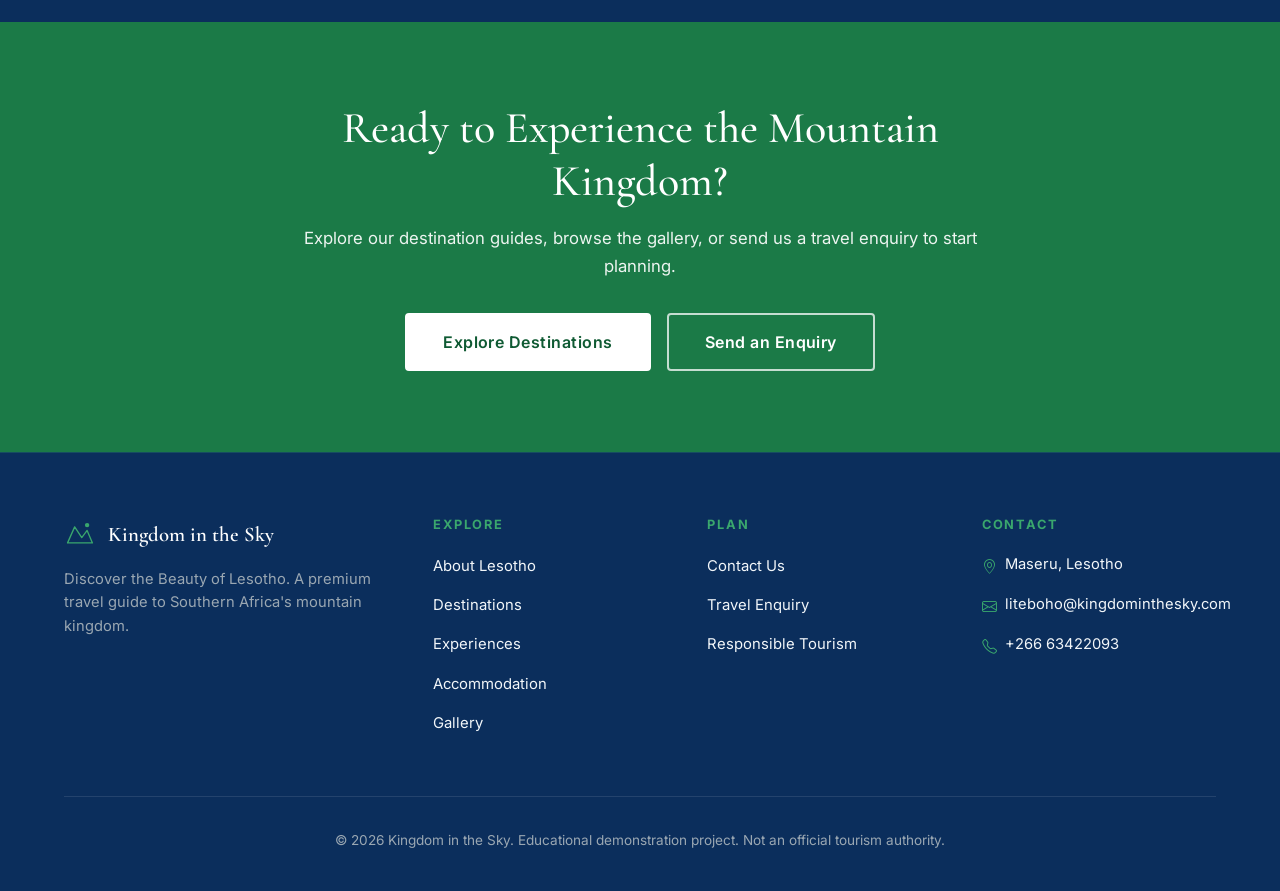
<file: about.html>
<!DOCTYPE html>
<html lang="en">
<head>
  <meta charset="UTF-8">
  <meta name="viewport" content="width=device-width, initial-scale=1.0">
  <meta name="description" content="Learn about Lesotho — the Kingdom in the Sky. Discover its geography, Basotho cultural heritage, traditional crafts, history, and responsible tourism.">
  <title>About Lesotho | Kingdom in the Sky</title>

  <link rel="preconnect" href="https://fonts.googleapis.com">
  <link rel="preconnect" href="https://fonts.gstatic.com" crossorigin>
  <link href="https://fonts.googleapis.com/css2?family=Cormorant+Garamond:ital,wght@0,400;0,500;0,600;0,700;1,400;1,500&family=Inter:wght@300;400;500;600;700&display=swap" rel="stylesheet">

  <link href="https://cdn.jsdelivr.net/npm/bootstrap@5.3.3/dist/css/bootstrap.min.css" rel="stylesheet">
  <link rel="stylesheet" href="https://cdn.jsdelivr.net/npm/bootstrap-icons@1.11.3/font/bootstrap-icons.min.css">

  <link rel="stylesheet" href="css/style.css">
  <link rel="stylesheet" href="css/animations.css">
  <link rel="stylesheet" href="css/responsive.css">
</head>
<body>

  <a href="#main-content" class="skip-link">Skip to main content</a>

  <nav class="navbar navbar-expand-lg site-navbar scrolled" id="siteNavbar" aria-label="Main navigation">
    <div class="container nav-container">
      <a class="navbar-brand brand" href="index.html" aria-label="Kingdom in the Sky — Home">
        <span class="brand-mark" aria-hidden="true">
          <svg width="36" height="36" viewBox="0 0 36 36" fill="none" xmlns="http://www.w3.org/2000/svg">
            <path d="M4 28L12 10L20 22L26 14L32 28H4Z" stroke="currentColor" stroke-width="1.5" fill="none" stroke-linejoin="round"/>
            <circle cx="26" cy="8" r="2.5" fill="currentColor"/>
          </svg>
        </span>
        <span class="brand-text">
          <span class="brand-name">Kingdom in the Sky</span>
          <span class="brand-tagline">Discover the Beauty of Lesotho</span>
        </span>
      </a>

      <button class="navbar-toggler custom-toggler" type="button" data-bs-toggle="collapse" data-bs-target="#mainNav" aria-controls="mainNav" aria-expanded="false" aria-label="Toggle navigation">
        <span class="toggler-line"></span>
        <span class="toggler-line"></span>
        <span class="toggler-line"></span>
      </button>

      <div class="collapse navbar-collapse" id="mainNav">
        <ul class="navbar-nav ms-auto nav-links">
          <li class="nav-item"><a class="nav-link" href="index.html">Home</a></li>
          <li class="nav-item"><a class="nav-link active" href="about.html">About</a></li>
          <li class="nav-item"><a class="nav-link" href="destinations.html">Destinations</a></li>
          <li class="nav-item"><a class="nav-link" href="experiences.html">Experiences</a></li>
          <li class="nav-item"><a class="nav-link" href="accommodation.html">Accommodation</a></li>
          <li class="nav-item"><a class="nav-link" href="gallery.html">Gallery</a></li>
          <li class="nav-item"><a class="nav-link" href="contact.html">Contact</a></li>
        </ul>
      </div>
    </div>
  </nav>

  <main id="main-content">

    <section class="page-hero" aria-labelledby="about-hero-heading">
      <div class="page-hero-bg" style="background-image: url('assets/images/sani-pass.jpg');"></div>
      <div class="page-hero-overlay"></div>
      <div class="container page-hero-content">
        <p class="page-hero-kicker">The Mountain Kingdom</p>
        <h1 class="page-hero-title" id="about-hero-heading">About Lesotho</h1>
        <p class="page-hero-desc">A nation entirely above 1,000 metres, cradled by the Maluti Mountains and shaped by the proud heritage of the Basotho people.</p>
        <nav aria-label="Breadcrumb">
          <ol class="breadcrumb-custom">
            <li><a href="index.html">Home</a></li>
            <li aria-current="page">About</li>
          </ol>
        </nav>
      </div>
    </section>

    <section class="section" aria-labelledby="intro-heading">
      <div class="container">
        <div class="row align-items-center g-5">
          <div class="col-lg-6 reveal">
            <p class="section-kicker">Introduction</p>
            <h2 class="section-title" id="intro-heading">The Only Country Entirely Above 1,000 Metres</h2>
            <p class="lead-text">Lesotho is a small, landlocked kingdom completely surrounded by South Africa. It is the only independent state in the world that lies entirely above 1,000 metres in elevation — a fact that gives it its poetic nickname, "Kingdom in the Sky."</p>
            <p>Its lowest point, at the junction of the Orange and Makhaleng rivers, sits at 1,400 metres — higher than the highest peaks of many countries. The nation's territory is dominated by the Maluti Mountains and the Drakensberg escarpment, which form a dramatic, rugged landscape of high plateaus, deep gorges, and cascading waterfalls.</p>
            <p>Despite its small size, Lesotho is a country of remarkable contrasts: snow-capped peaks in winter, wildflower meadows in spring, and golden highland grasslands in autumn. It is a place where the modern and the traditional coexist — from the capital city of Maseru to the remote mountain villages that have changed little in centuries.</p>
          </div>
          <div class="col-lg-6 reveal">
            <div class="about-image-wrap">
              <img src="assets/images/sehlabathebe.jpg" alt="Sweeping mountain landscape in Lesotho" class="about-image" loading="lazy">
              <div class="about-image-accent" aria-hidden="true"></div>
            </div>
          </div>
        </div>
      </div>
    </section>

    <section class="section section-alt" aria-labelledby="geo-heading">
      <div class="container">
        <div class="section-header reveal">
          <p class="section-kicker">Geography</p>
          <h2 class="section-title" id="geo-heading">Landscapes of the High Kingdom</h2>
          <p class="section-subtitle">From the lowlands in the west to the Drakensberg escarpment in the east, Lesotho's geography tells a story of ancient rock, ice, and water.</p>
        </div>

        <div class="row g-4">
          <div class="col-md-6 col-lg-4 reveal">
            <div class="info-card">
              <div class="info-card-icon"><i class="bi bi-triangle" aria-hidden="true"></i></div>
              <h3 class="info-card-title">The Maluti Mountains</h3>
              <p class="info-card-text">Running north to south through the centre of the country, the Maluti Mountains form the backbone of Lesotho. Peaks reach over 3,000 metres, and the highest point — Thabana Ntlenyana — rises to 3,482 metres.</p>
            </div>
          </div>
          <div class="col-md-6 col-lg-4 reveal">
            <div class="info-card">
              <div class="info-card-icon"><i class="bi bi-water" aria-hidden="true"></i></div>
              <h3 class="info-card-title">Rivers & Water</h3>
              <p class="info-card-text">Lesotho is the source of the Orange and Caledon rivers. Its high rainfall and snowfall feed the Lesotho Highlands Water Project, which supplies water to South Africa's Gauteng province.</p>
            </div>
          </div>
          <div class="col-md-6 col-lg-4 reveal">
            <div class="info-card">
              <div class="info-card-icon"><i class="bi bi-tree" aria-hidden="true"></i></div>
              <h3 class="info-card-title">Alpine Wilderness</h3>
              <p class="info-card-text">The Sehlabathebe National Park — a UNESCO World Heritage Site — protects rare Afro-Alpine species, dramatic rock formations, and ancient San rock art.</p>
            </div>
          </div>
        </div>
      </div>
    </section>

    <section class="section" aria-labelledby="culture-heading">
      <div class="container">
        <div class="row align-items-center g-5">
          <div class="col-lg-6 order-lg-2 reveal">
            <p class="section-kicker">Cultural Heritage</p>
            <h2 class="section-title" id="culture-heading">The Basotho People</h2>
            <p>The Basotho nation was forged in the early 19th century by King Moshoeshoe I, who united disparate clans against the upheaval of the mfecane (a period of widespread migration and conflict in Southern Africa). His stronghold at Thaba Bosiu became the spiritual and political heart of the nation.</p>
            <p>Today, Basotho culture is a living, breathing tradition. The <em>seshoeshoe</em> — a distinctive printed fabric worn at ceremonies and celebrations — is a symbol of national identity. The Basotho blanket, originally a trade item, has become an iconic garment worn across generations.</p>
            <p>Sesotho, the national language, is spoken by nearly everyone, alongside English. Traditional music, dance, and storytelling remain central to community life, especially in rural mountain villages.</p>
            <a href="experiences.html" class="btn btn-gold mt-3">Explore Cultural Experiences</a>
          </div>
          <div class="col-lg-6 order-lg-1 reveal">
            <div class="about-image-wrap">
              <img src="assets/images/culture.jpg" alt="Traditional mountain village in Lesotho" class="about-image" loading="lazy">
              <div class="about-image-accent" aria-hidden="true"></div>
            </div>
          </div>
        </div>
      </div>
    </section>

    <section class="section section-alt" aria-labelledby="crafts-heading">
      <div class="container">
        <div class="section-header reveal">
          <p class="section-kicker">Living Traditions</p>
          <h2 class="section-title" id="crafts-heading">Clothing & Crafts</h2>
          <p class="section-subtitle">Basotho identity is expressed through textiles, beadwork, and the celebrated Basotho hat.</p>
        </div>

        <div class="row g-4">
          <div class="col-md-6 reveal">
            <article class="craft-card">
              <div class="craft-image-wrap">
                <img src="assets/images/seshoeshoe.jpg" alt="Colourful printed fabric used in traditional Basotho dress" class="craft-image" loading="lazy">
              </div>
              <div class="craft-body">
                <h3 class="craft-title">Seshoeshoe</h3>
                <p>A brightly patterned fabric named after King Moshoeshoe I, worn by Basotho women at weddings, initiation ceremonies, and national celebrations. The designs are bold and deeply symbolic.</p>
              </div>
            </article>
          </div>
          <div class="col-md-6 reveal">
            <article class="craft-card">
              <div class="craft-image-wrap">
                <img src="assets/images/basotho-hat.jpg" alt="Woven Basotho hat and traditional textiles" class="craft-image" loading="lazy">
              </div>
              <div class="craft-body">
                <h3 class="craft-title">The Basotho Hat (Mokorotlo)</h3>
                <p>A conical woven hat with a distinctive topknot, the <em>mokorotlo</em> is a national symbol of Lesotho. It appears on the national flag, coins, and the logo of the national football team.</p>
              </div>
            </article>
          </div>
          <div class="col-md-6 reveal">
            <article class="craft-card">
              <div class="craft-image-wrap">
                <img src="assets/images/basotho-blanket.jpg" alt="Handwoven Basotho blanket draped over a chair" class="craft-image" loading="lazy">
              </div>
              <div class="craft-body">
                <h3 class="craft-title">The Basotho Blanket</h3>
                <p>Introduced by European traders in the 19th century, the woollen blanket was quickly adopted and reimagined as a marker of status, ceremony, and comfort in the mountain climate.</p>
              </div>
            </article>
          </div>
          <div class="col-md-6 reveal">
            <article class="craft-card">
              <div class="craft-image-wrap">
                <img src="assets/images/beadwork.jpg" alt="Traditional beadwork and handcrafted items" class="craft-image" loading="lazy">
              </div>
              <div class="craft-body">
                <h3 class="craft-title">Beadwork & Pottery</h3>
                <p>Basotho artisans create intricate beadwork, clay pots, and woven grass mats. Many crafts are still made by hand in mountain villages and sold at local markets.</p>
              </div>
            </article>
          </div>
        </div>
      </div>
    </section>

    <section class="section" aria-labelledby="history-heading">
      <div class="container">
        <div class="section-header reveal">
          <p class="section-kicker">History</p>
          <h2 class="section-title" id="history-heading">A Nation Forged in the Mountains</h2>
          <p class="section-subtitle">From the reign of Moshoeshoe I to modern independence, Lesotho's history is inseparable from its landscape.</p>
        </div>

        <div class="timeline">
          <div class="timeline-item reveal">
            <div class="timeline-marker" aria-hidden="true"></div>
            <div class="timeline-content">
              <span class="timeline-era">Early 19th Century</span>
              <h3 class="timeline-title">The Rise of Moshoeshoe I</h3>
              <p>King Moshoeshoe I unites Basotho clans and establishes his stronghold at Thaba Bosiu, a mountain fortress that repels repeated attacks. His diplomacy and strategic vision lay the foundation for the Basotho nation.</p>
            </div>
          </div>
          <div class="timeline-item reveal">
            <div class="timeline-marker" aria-hidden="true"></div>
            <div class="timeline-content">
              <span class="timeline-era">1868</span>
              <h3 class="timeline-title">British Protectorate</h3>
              <p>Facing pressure from Boer settlers, Moshoeshoe I requests British protection. Basutoland becomes a British protectorate, a status it retains until independence.</p>
            </div>
          </div>
          <div class="timeline-item reveal">
            <div class="timeline-marker" aria-hidden="true"></div>
            <div class="timeline-content">
              <span class="timeline-era">1966</span>
              <h3 class="timeline-title">Independence</h3>
              <p>On 4 October 1966, Basutoland becomes the independent Kingdom of Lesotho, a constitutional monarchy within the Commonwealth.</p>
            </div>
          </div>
          <div class="timeline-item reveal">
            <div class="timeline-marker" aria-hidden="true"></div>
            <div class="timeline-content">
              <span class="timeline-era">Today</span>
              <h3 class="timeline-title">A Modern Mountain Kingdom</h3>
              <p>Lesotho is a stable democracy and a member of the United Nations, the African Union, and the Southern African Development Community. Tourism and water exports are central to its economy.</p>
            </div>
          </div>
        </div>

        <div class="section-cta reveal">
          <a href="destinations.html" class="btn btn-outline-gold">Explore Heritage Destinations</a>
        </div>
      </div>
    </section>

    <section class="section section-dark" aria-labelledby="responsible-heading">
      <div class="container">
        <div class="section-header reveal">
          <p class="section-kicker">Travel with Care</p>
          <h2 class="section-title" id="responsible-heading">Responsible Tourism</h2>
          <p class="section-subtitle">Lesotho's landscapes and cultures are precious. Travellers can help protect them by following a few simple principles.</p>
        </div>

        <div class="row g-4">
          <div class="col-md-6 col-lg-4 reveal">
            <div class="responsible-card">
              <div class="responsible-icon"><i class="bi bi-hand-thumbs-up" aria-hidden="true"></i></div>
              <h3 class="responsible-title">Respect Local Customs</h3>
              <p>Ask before photographing people. Greet village elders respectfully. Dress modestly in rural areas, and remember that many traditions carry deep spiritual meaning.</p>
            </div>
          </div>
          <div class="col-md-6 col-lg-4 reveal">
            <div class="responsible-card">
              <div class="responsible-icon"><i class="bi bi-bag-heart" aria-hidden="true"></i></div>
              <h3 class="responsible-title">Support Local Communities</h3>
              <p>Buy crafts directly from artisans, hire local guides, and stay in community-run accommodation where possible. Your spending has a real, lasting impact.</p>
            </div>
          </div>
          <div class="col-md-6 col-lg-4 reveal">
            <div class="responsible-card">
              <div class="responsible-icon"><i class="bi bi-tree" aria-hidden="true"></i></div>
              <h3 class="responsible-title">Protect the Environment</h3>
              <p>Stay on marked trails, carry out what you carry in, and avoid disturbing wildlife. Lesotho's alpine ecosystems are fragile and slow to recover.</p>
            </div>
          </div>
          <div class="col-md-6 col-lg-4 reveal">
            <div class="responsible-card">
              <div class="responsible-icon"><i class="bi bi-droplet" aria-hidden="true"></i></div>
              <h3 class="responsible-title">Conserve Water</h3>
              <p>Lesotho is the "water tower" of Southern Africa. Even so, water in rural areas is precious. Use it sparingly and never pollute rivers or streams.</p>
            </div>
          </div>
          <div class="col-md-6 col-lg-4 reveal">
            <div class="responsible-card">
              <div class="responsible-icon"><i class="bi bi-people" aria-hidden="true"></i></div>
              <h3 class="responsible-title">Learn & Listen</h3>
              <p>Take time to understand the history of the places you visit. A guided conversation with a local elder can transform a journey into something unforgettable.</p>
            </div>
          </div>
          <div class="col-md-6 col-lg-4 reveal">
            <div class="responsible-card">
              <div class="responsible-icon"><i class="bi bi-heart" aria-hidden="true"></i></div>
              <h3 class="responsible-title">Travel with Curiosity</h3>
              <p>Lesotho rewards the open-minded traveller. Engage with the culture, try the food, learn a few words of Sesotho, and embrace the pace of mountain life.</p>
            </div>
          </div>
        </div>
      </div>
    </section>

    <section class="section cta-section" aria-labelledby="cta-heading">
      <div class="container">
        <div class="cta-inner reveal">
          <h2 class="cta-title" id="cta-heading">Ready to Experience the Mountain Kingdom?</h2>
          <p class="cta-text">Explore our destination guides, browse the gallery, or send us a travel enquiry to start planning.</p>
          <div class="cta-actions">
            <a href="destinations.html" class="btn btn-gold btn-lg">Explore Destinations</a>
            <a href="contact.html" class="btn btn-outline-light btn-lg">Send an Enquiry</a>
          </div>
        </div>
      </div>
    </section>

  </main>

  <footer class="site-footer">
    <div class="container">
      <div class="footer-grid">
        <div class="footer-col footer-brand-col">
          <a class="footer-brand" href="index.html">
            <svg width="32" height="32" viewBox="0 0 36 36" fill="none" xmlns="http://www.w3.org/2000/svg" aria-hidden="true">
              <path d="M4 28L12 10L20 22L26 14L32 28H4Z" stroke="currentColor" stroke-width="1.5" fill="none" stroke-linejoin="round"/>
              <circle cx="26" cy="8" r="2.5" fill="currentColor"/>
            </svg>
            <span>Kingdom in the Sky</span>
          </a>
          <p class="footer-desc">Discover the Beauty of Lesotho. A premium travel guide to Southern Africa's mountain kingdom.</p>
        </div>

        <div class="footer-col">
          <h4 class="footer-heading">Explore</h4>
          <ul class="footer-links">
            <li><a href="about.html">About Lesotho</a></li>
            <li><a href="destinations.html">Destinations</a></li>
            <li><a href="experiences.html">Experiences</a></li>
            <li><a href="accommodation.html">Accommodation</a></li>
            <li><a href="gallery.html">Gallery</a></li>
          </ul>
        </div>

        <div class="footer-col">
          <h4 class="footer-heading">Plan</h4>
          <ul class="footer-links">
            <li><a href="contact.html">Contact Us</a></li>
            <li><a href="contact.html">Travel Enquiry</a></li>
            <li><a href="about.html">Responsible Tourism</a></li>
          </ul>
        </div>

        <div class="footer-col">
          <h4 class="footer-heading">Contact</h4>
          <address class="footer-contact">
            <p><i class="bi bi-geo-alt" aria-hidden="true"></i> Maseru, Lesotho</p>
            <p><i class="bi bi-envelope" aria-hidden="true"></i> liteboho@kingdominthesky.com</p>
            <p><i class="bi bi-telephone" aria-hidden="true"></i> +266 63422093</p>
          </address>
        </div>
      </div>

      <div class="footer-bottom">
        <p>&copy; <span id="footerYear"></span> Kingdom in the Sky. Educational demonstration project. Not an official tourism authority.</p>
      </div>
    </div>
  </footer>

  <button class="back-to-top" id="backToTop" aria-label="Back to top">
    <i class="bi bi-arrow-up" aria-hidden="true"></i>
  </button>

  <script src="https://cdn.jsdelivr.net/npm/bootstrap@5.3.3/dist/js/bootstrap.bundle.min.js"></script>
  <script src="js/main.js"></script>
</body>
</html>
</file>
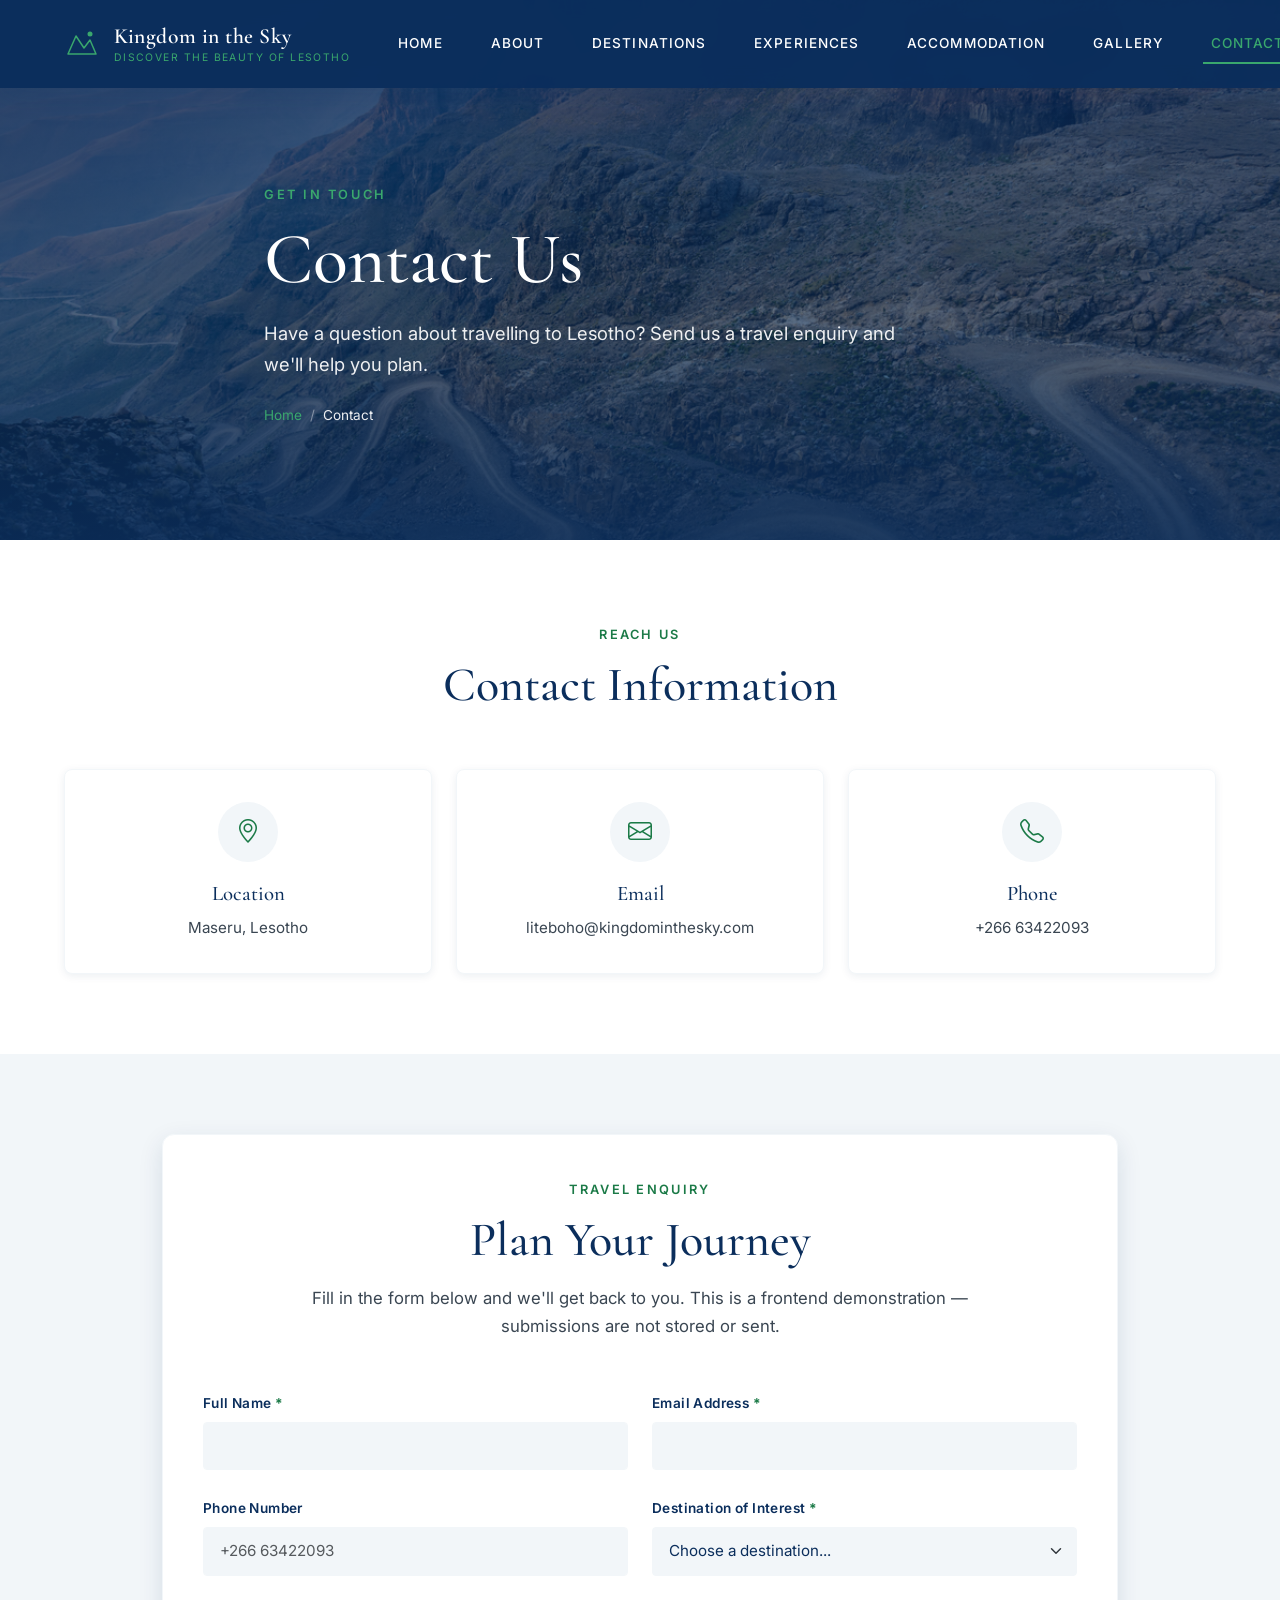
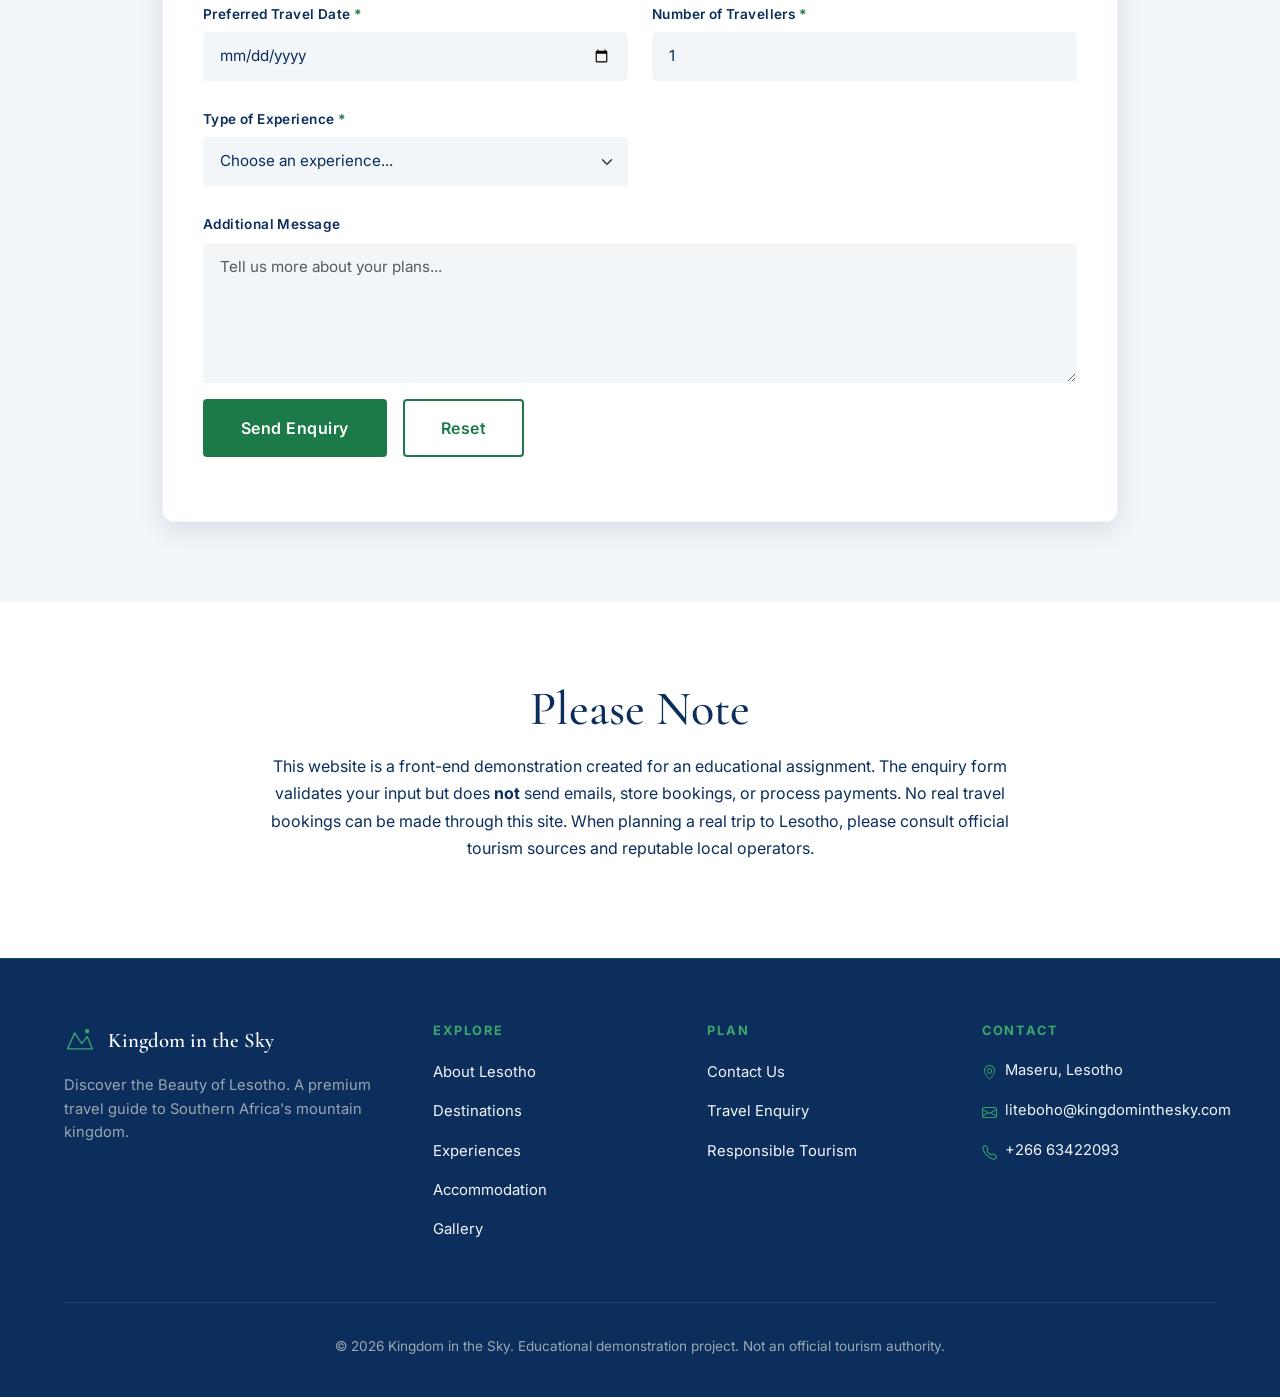
<file: contact.html>
<!DOCTYPE html>
<html lang="en">
<head>
  <meta charset="UTF-8">
  <meta name="viewport" content="width=device-width, initial-scale=1.0">
  <meta name="description" content="Contact Kingdom in the Sky — send a travel enquiry about visiting Lesotho.">
  <title>Contact | Kingdom in the Sky</title>

  <link rel="preconnect" href="https://fonts.googleapis.com">
  <link rel="preconnect" href="https://fonts.gstatic.com" crossorigin>
  <link href="https://fonts.googleapis.com/css2?family=Cormorant+Garamond:ital,wght@0,400;0,500;0,600;0,700;1,400;1,500&family=Inter:wght@300;400;500;600;700&display=swap" rel="stylesheet">

  <link href="https://cdn.jsdelivr.net/npm/bootstrap@5.3.3/dist/css/bootstrap.min.css" rel="stylesheet">
  <link rel="stylesheet" href="https://cdn.jsdelivr.net/npm/bootstrap-icons@1.11.3/font/bootstrap-icons.min.css">

  <link rel="stylesheet" href="css/style.css">
  <link rel="stylesheet" href="css/animations.css">
  <link rel="stylesheet" href="css/responsive.css">
</head>
<body>

  <a href="#main-content" class="skip-link">Skip to main content</a>

  <!-- ========== NAVIGATION ========== -->
  <nav class="navbar navbar-expand-lg site-navbar scrolled" id="siteNavbar" aria-label="Main navigation">
    <div class="container nav-container">
      <a class="navbar-brand brand" href="index.html" aria-label="Kingdom in the Sky — Home">
        <span class="brand-mark" aria-hidden="true">
          <svg width="36" height="36" viewBox="0 0 36 36" fill="none" xmlns="http://www.w3.org/2000/svg">
            <path d="M4 28L12 10L20 22L26 14L32 28H4Z" stroke="currentColor" stroke-width="1.5" fill="none" stroke-linejoin="round"/>
            <circle cx="26" cy="8" r="2.5" fill="currentColor"/>
          </svg>
        </span>
        <span class="brand-text">
          <span class="brand-name">Kingdom in the Sky</span>
          <span class="brand-tagline">Discover the Beauty of Lesotho</span>
        </span>
      </a>

      <button class="navbar-toggler custom-toggler" type="button" data-bs-toggle="collapse" data-bs-target="#mainNav" aria-controls="mainNav" aria-expanded="false" aria-label="Toggle navigation">
        <span class="toggler-line"></span>
        <span class="toggler-line"></span>
        <span class="toggler-line"></span>
      </button>

      <div class="collapse navbar-collapse" id="mainNav">
        <ul class="navbar-nav ms-auto nav-links">
          <li class="nav-item"><a class="nav-link" href="index.html">Home</a></li>
          <li class="nav-item"><a class="nav-link" href="about.html">About</a></li>
          <li class="nav-item"><a class="nav-link" href="destinations.html">Destinations</a></li>
          <li class="nav-item"><a class="nav-link" href="experiences.html">Experiences</a></li>
          <li class="nav-item"><a class="nav-link" href="accommodation.html">Accommodation</a></li>
          <li class="nav-item"><a class="nav-link" href="gallery.html">Gallery</a></li>
          <li class="nav-item"><a class="nav-link active" href="contact.html">Contact</a></li>
        </ul>
      </div>
    </div>
  </nav>

  <main id="main-content">

    <!-- ========== PAGE HERO ========== -->
    <section class="page-hero" aria-labelledby="contact-hero-heading">
      <div class="page-hero-bg" style="background-image: url('assets/images/sani-pass.jpg');"></div>
      <div class="page-hero-overlay"></div>
      <div class="container page-hero-content">
        <p class="page-hero-kicker">Get in Touch</p>
        <h1 class="page-hero-title" id="contact-hero-heading">Contact Us</h1>
        <p class="page-hero-desc">Have a question about travelling to Lesotho? Send us a travel enquiry and we'll help you plan.</p>
        <nav aria-label="Breadcrumb">
          <ol class="breadcrumb-custom">
            <li><a href="index.html">Home</a></li>
            <li aria-current="page">Contact</li>
          </ol>
        </nav>
      </div>
    </section>

    <!-- ========== CONTACT INFO ========== -->
    <section class="section" aria-labelledby="contact-info-heading">
      <div class="container">
        <div class="section-header reveal">
          <p class="section-kicker">Reach Us</p>
          <h2 class="section-title" id="contact-info-heading">Contact Information</h2>
        </div>

        <div class="row g-4">
          <div class="col-md-4 reveal">
            <div class="contact-info-card">
              <div class="contact-info-icon"><i class="bi bi-geo-alt" aria-hidden="true"></i></div>
              <h3 class="contact-info-title">Location</h3>
              <p>Maseru, Lesotho</p>
            </div>
          </div>
          <div class="col-md-4 reveal">
            <div class="contact-info-card">
              <div class="contact-info-icon"><i class="bi bi-envelope" aria-hidden="true"></i></div>
              <h3 class="contact-info-title">Email</h3>
              <p>liteboho@kingdominthesky.com</p>
            </div>
          </div>
          <div class="col-md-4 reveal">
            <div class="contact-info-card">
              <div class="contact-info-icon"><i class="bi bi-telephone" aria-hidden="true"></i></div>
              <h3 class="contact-info-title">Phone</h3>
              <p>+266 63422093</p>
            </div>
          </div>
        </div>
      </div>
    </section>

    <!-- ========== ENQUIRY FORM ========== -->
    <section class="section section-alt" aria-labelledby="form-heading">
      <div class="container">
        <div class="row justify-content-center">
          <div class="col-lg-10">
            <div class="form-card reveal">
              <div class="section-header text-center mb-5">
                <p class="section-kicker">Travel Enquiry</p>
                <h2 class="section-title" id="form-heading">Plan Your Journey</h2>
                <p class="section-subtitle">Fill in the form below and we'll get back to you. This is a frontend demonstration — submissions are not stored or sent.</p>
              </div>

              <form id="contactForm" class="contact-form" novalidate>
                <div class="row g-4">

                  <!-- Full Name -->
                  <div class="col-md-6">
                    <label for="fullName" class="form-label">Full Name <span class="required-mark" aria-hidden="true">*</span></label>
                    <input type="text" class="form-control" id="fullName" name="fullName" required autocomplete="name" aria-describedby="fullNameError">
                    <div class="invalid-feedback" id="fullNameError" role="alert"></div>
                  </div>

                  <!-- Email -->
                  <div class="col-md-6">
                    <label for="email" class="form-label">Email Address <span class="required-mark" aria-hidden="true">*</span></label>
                    <input type="email" class="form-control" id="email" name="email" required autocomplete="email" aria-describedby="emailError">
                    <div class="invalid-feedback" id="emailError" role="alert"></div>
                  </div>

                  <!-- Phone -->
                  <div class="col-md-6">
                    <label for="phone" class="form-label">Phone Number</label>
                    <input type="tel" class="form-control" id="phone" name="phone" autocomplete="tel" placeholder="+266 63422093" aria-describedby="phoneError">
                    <div class="invalid-feedback" id="phoneError" role="alert"></div>
                  </div>

                  <!-- Destination -->
                  <div class="col-md-6">
                    <label for="destination" class="form-label">Destination of Interest <span class="required-mark" aria-hidden="true">*</span></label>
                    <select class="form-select" id="destination" name="destination" required aria-describedby="destinationError">
                      <option value="">Choose a destination...</option>
                      <option value="maletsunyane">Maletsunyane Falls</option>
                      <option value="katse">Katse Dam</option>
                      <option value="sani">Sani Pass</option>
                      <option value="sehlabathebe">Sehlabathebe National Park</option>
                      <option value="thababosiu">Thaba Bosiu</option>
                      <option value="afriski">Afriski Mountain Resort</option>
                      <option value="morija">Morija</option>
                      <option value="tsehlanyane">Ts'ehlanyane National Park</option>
                      <option value="maseru">Maseru</option>
                      <option value="multiple">Multiple Destinations</option>
                    </select>
                    <div class="invalid-feedback" id="destinationError" role="alert"></div>
                  </div>

                  <!-- Preferred Travel Date -->
                  <div class="col-md-6">
                    <label for="travelDate" class="form-label">Preferred Travel Date <span class="required-mark" aria-hidden="true">*</span></label>
                    <input type="date" class="form-control" id="travelDate" name="travelDate" required aria-describedby="travelDateError">
                    <div class="invalid-feedback" id="travelDateError" role="alert"></div>
                  </div>

                  <!-- Number of Travellers -->
                  <div class="col-md-6">
                    <label for="travellers" class="form-label">Number of Travellers <span class="required-mark" aria-hidden="true">*</span></label>
                    <input type="number" class="form-control" id="travellers" name="travellers" min="1" max="30" required value="1" aria-describedby="travellersError">
                    <div class="invalid-feedback" id="travellersError" role="alert"></div>
                  </div>

                  <!-- Type of Experience -->
                  <div class="col-md-6">
                    <label for="experience" class="form-label">Type of Experience <span class="required-mark" aria-hidden="true">*</span></label>
                    <select class="form-select" id="experience" name="experience" required aria-describedby="experienceError">
                      <option value="">Choose an experience...</option>
                      <option value="adventure">Adventure</option>
                      <option value="culture">Cultural</option>
                      <option value="nature">Nature & Wildlife</option>
                      <option value="photography">Photography</option>
                      <option value="skiing">Skiing & Snow</option>
                      <option value="mixed">Mixed / Not sure</option>
                    </select>
                    <div class="invalid-feedback" id="experienceError" role="alert"></div>
                  </div>

                  <!-- Additional Message -->
                  <div class="col-12">
                    <label for="message" class="form-label">Additional Message</label>
                    <textarea class="form-control" id="message" name="message" rows="5" placeholder="Tell us more about your plans..." aria-describedby="messageError"></textarea>
                    <div class="invalid-feedback" id="messageError" role="alert"></div>
                  </div>

                  <!-- Submit -->
                  <div class="col-12 form-submit-row">
                    <button type="submit" class="btn btn-gold btn-lg">Send Enquiry</button>
                    <button type="reset" class="btn btn-outline-gold btn-lg" id="formReset">Reset</button>
                  </div>

                </div>

                <!-- Global feedback -->
                <div class="form-feedback" id="formFeedback" role="status" aria-live="polite"></div>

              </form>
            </div>
          </div>
        </div>
      </div>
    </section>

    <!-- ========== RESPONSIBLE NOTE ========== -->
    <section class="section" aria-labelledby="contact-notes-heading">
      <div class="container">
        <div class="row justify-content-center">
          <div class="col-lg-8 text-center reveal">
            <h2 class="section-title" id="contact-notes-heading">Please Note</h2>
            <p class="mt-3">This website is a front-end demonstration created for an educational assignment. The enquiry form validates your input but does <strong>not</strong> send emails, store bookings, or process payments. No real travel bookings can be made through this site. When planning a real trip to Lesotho, please consult official tourism sources and reputable local operators.</p>
          </div>
        </div>
      </div>
    </section>

  </main>

  <!-- ========== FOOTER ========== -->
  <footer class="site-footer">
    <div class="container">
      <div class="footer-grid">
        <div class="footer-col footer-brand-col">
          <a class="footer-brand" href="index.html">
            <svg width="32" height="32" viewBox="0 0 36 36" fill="none" xmlns="http://www.w3.org/2000/svg" aria-hidden="true">
              <path d="M4 28L12 10L20 22L26 14L32 28H4Z" stroke="currentColor" stroke-width="1.5" fill="none" stroke-linejoin="round"/>
              <circle cx="26" cy="8" r="2.5" fill="currentColor"/>
            </svg>
            <span>Kingdom in the Sky</span>
          </a>
          <p class="footer-desc">Discover the Beauty of Lesotho. A premium travel guide to Southern Africa's mountain kingdom.</p>
        </div>

        <div class="footer-col">
          <h4 class="footer-heading">Explore</h4>
          <ul class="footer-links">
            <li><a href="about.html">About Lesotho</a></li>
            <li><a href="destinations.html">Destinations</a></li>
            <li><a href="experiences.html">Experiences</a></li>
            <li><a href="accommodation.html">Accommodation</a></li>
            <li><a href="gallery.html">Gallery</a></li>
          </ul>
        </div>

        <div class="footer-col">
          <h4 class="footer-heading">Plan</h4>
          <ul class="footer-links">
            <li><a href="contact.html">Contact Us</a></li>
            <li><a href="contact.html">Travel Enquiry</a></li>
            <li><a href="about.html">Responsible Tourism</a></li>
          </ul>
        </div>

        <div class="footer-col">
          <h4 class="footer-heading">Contact</h4>
          <address class="footer-contact">
            <p><i class="bi bi-geo-alt" aria-hidden="true"></i> Maseru, Lesotho</p>
            <p><i class="bi bi-envelope" aria-hidden="true"></i> liteboho@kingdominthesky.com</p>
            <p><i class="bi bi-telephone" aria-hidden="true"></i> +266 63422093</p>
          </address>
        </div>
      </div>

      <div class="footer-bottom">
        <p>&copy; <span id="footerYear"></span> Kingdom in the Sky. Educational demonstration project. Not an official tourism authority.</p>
      </div>
    </div>
  </footer>

  <button class="back-to-top" id="backToTop" aria-label="Back to top">
    <i class="bi bi-arrow-up" aria-hidden="true"></i>
  </button>

  <script src="https://cdn.jsdelivr.net/npm/bootstrap@5.3.3/dist/js/bootstrap.bundle.min.js"></script>
  <script src="js/main.js"></script>
  <script src="js/form-validation.js"></script>
</body>
</html>
</file>
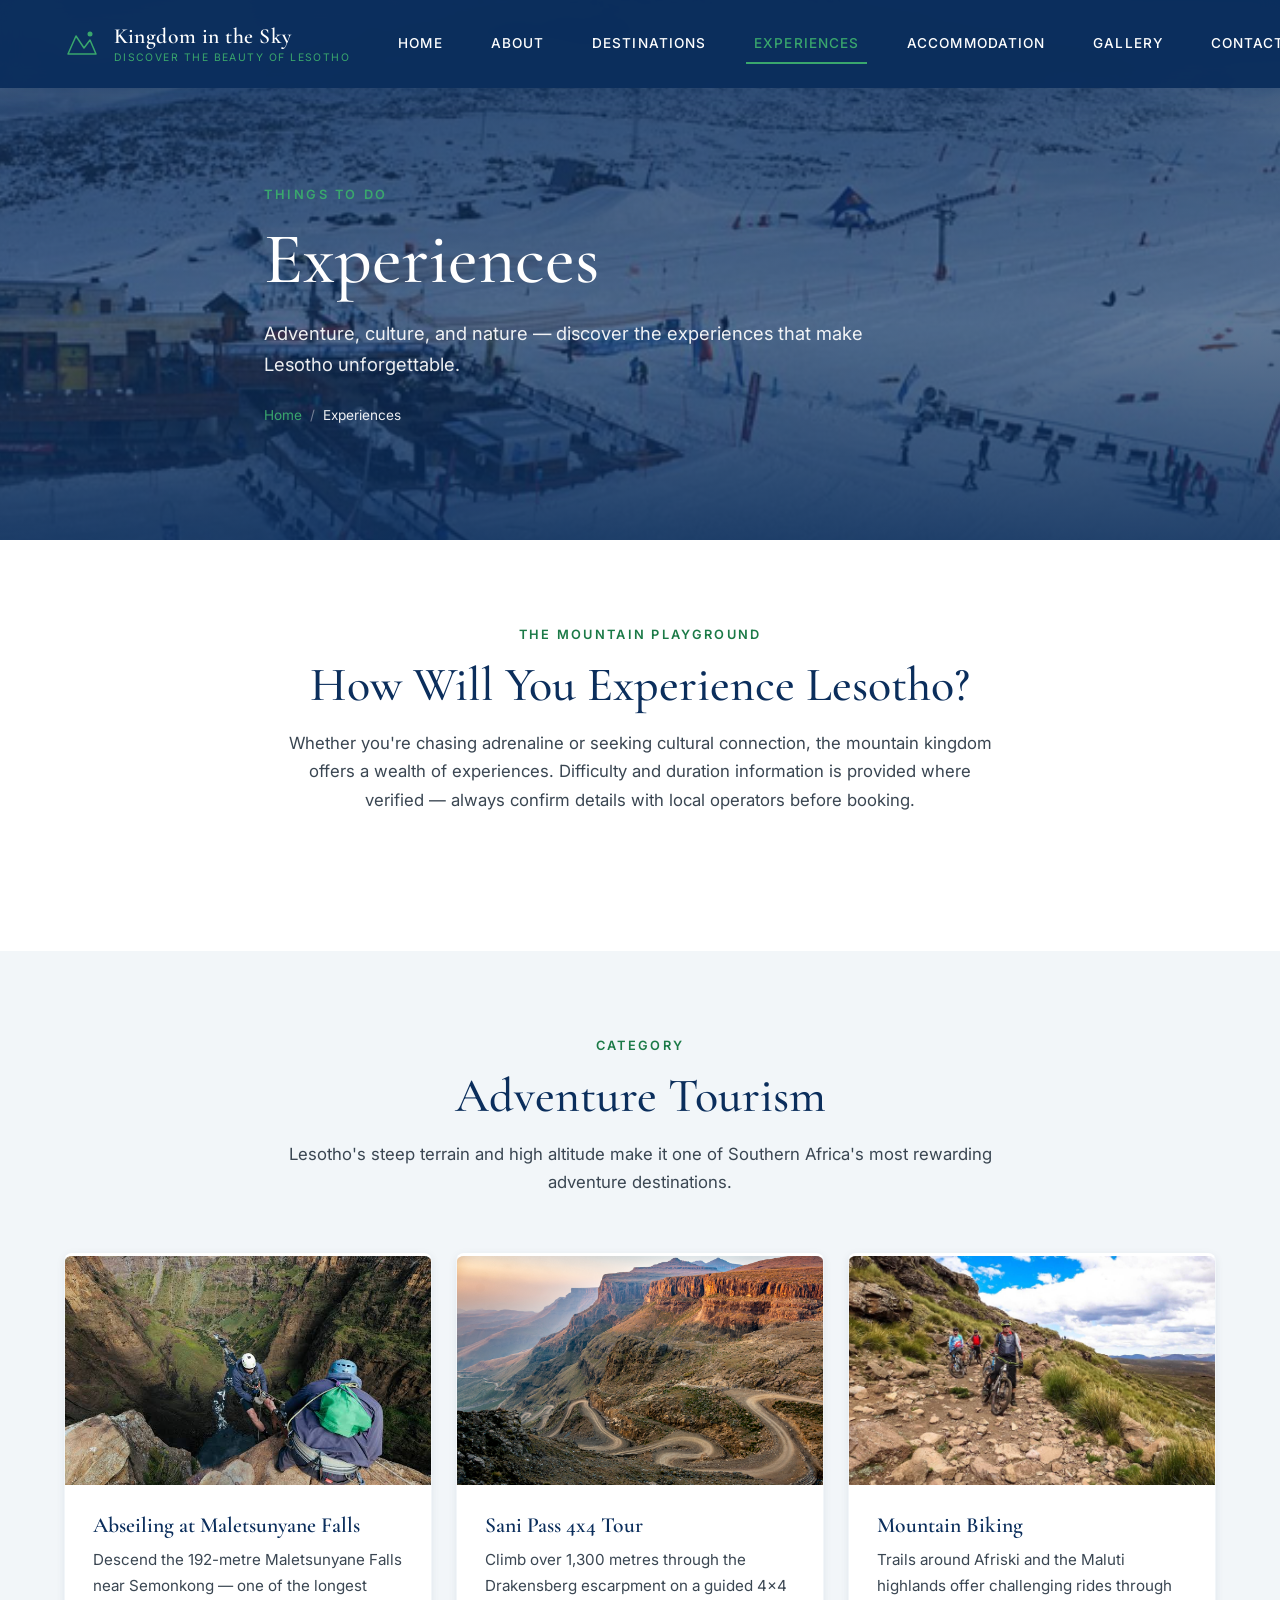
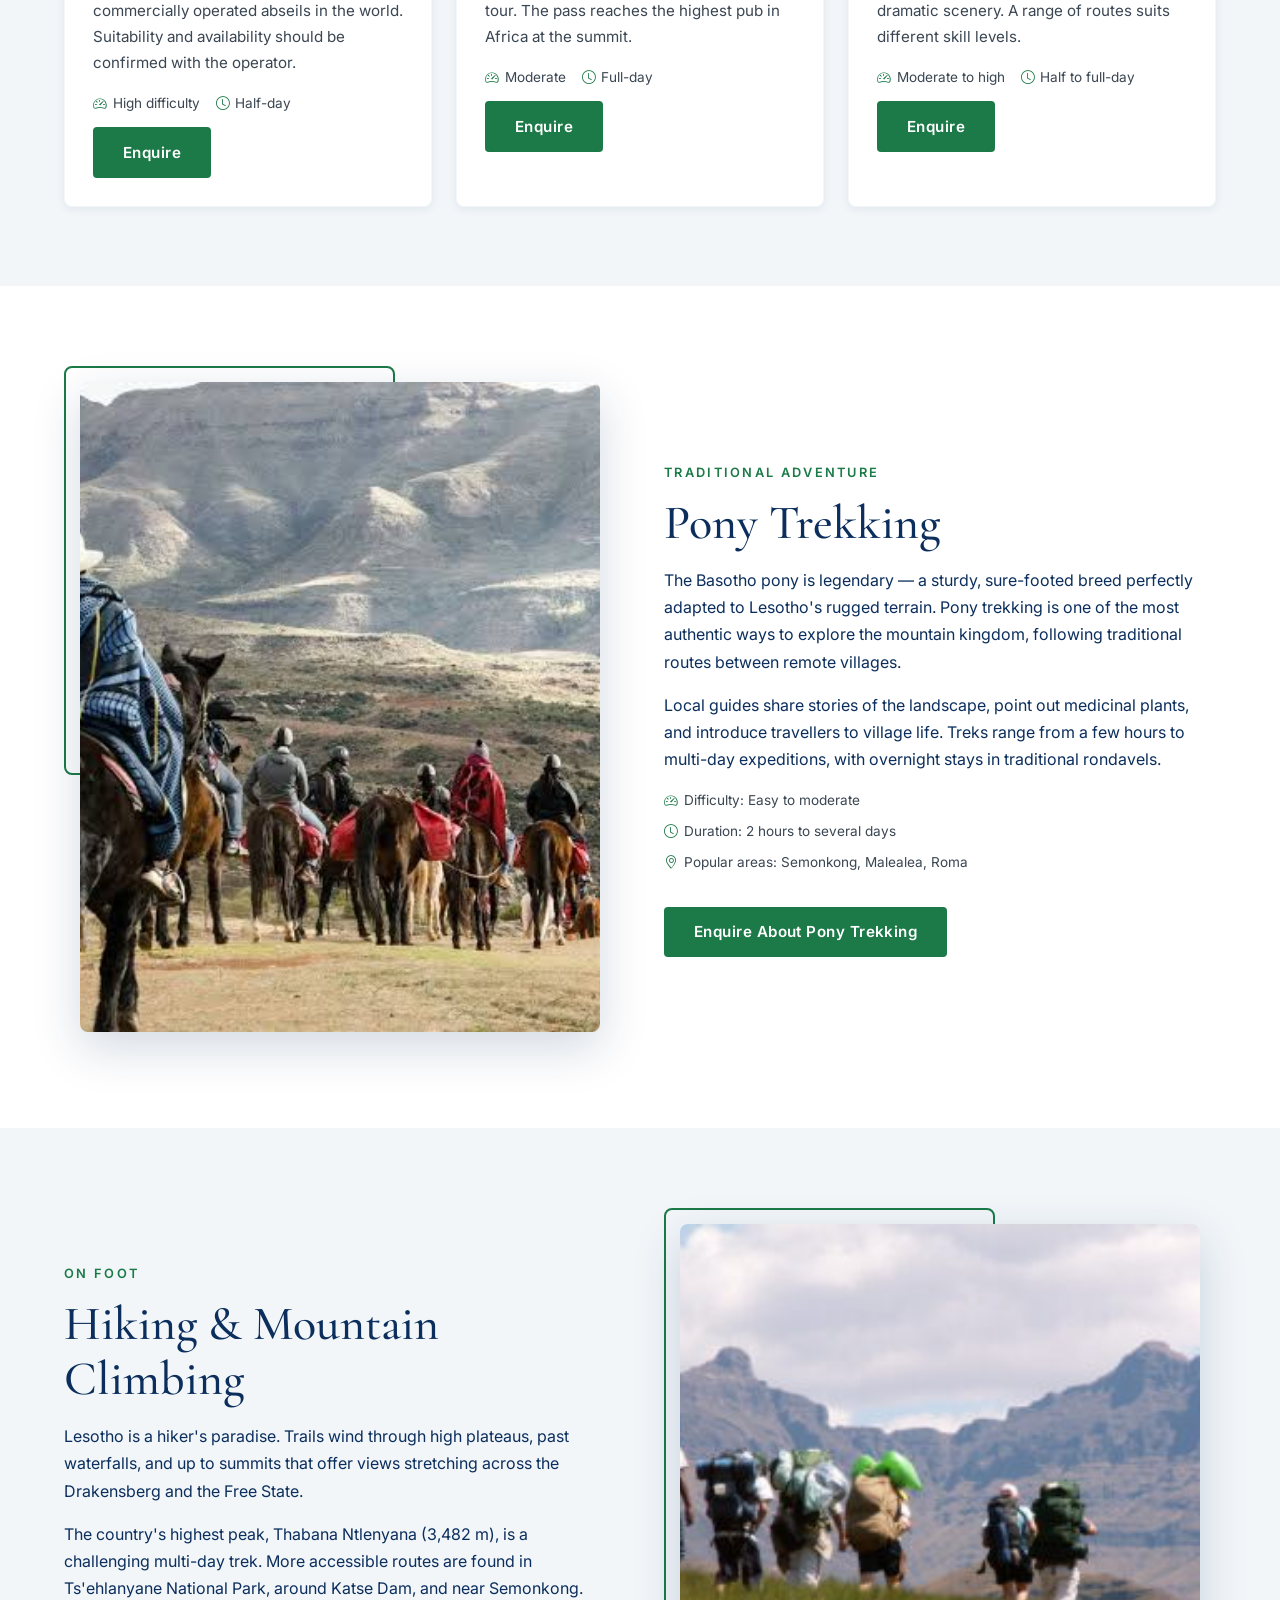
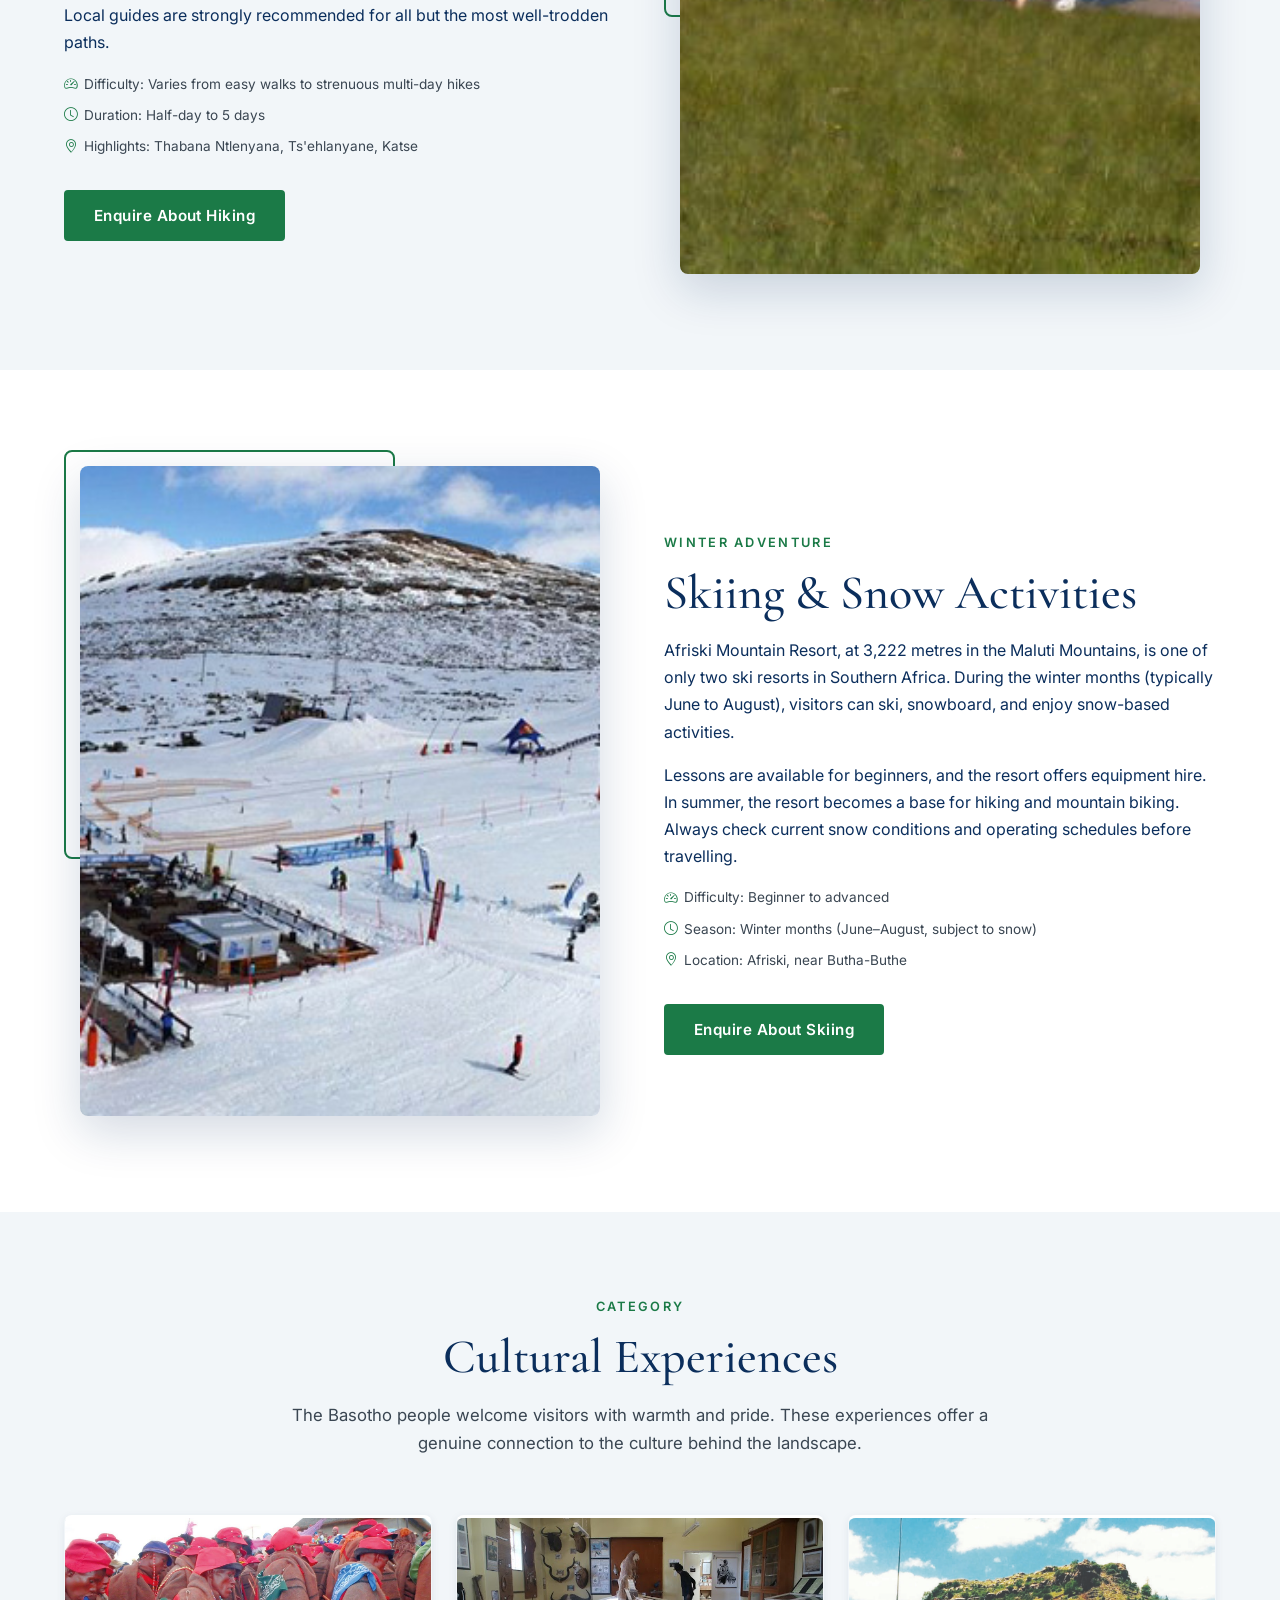
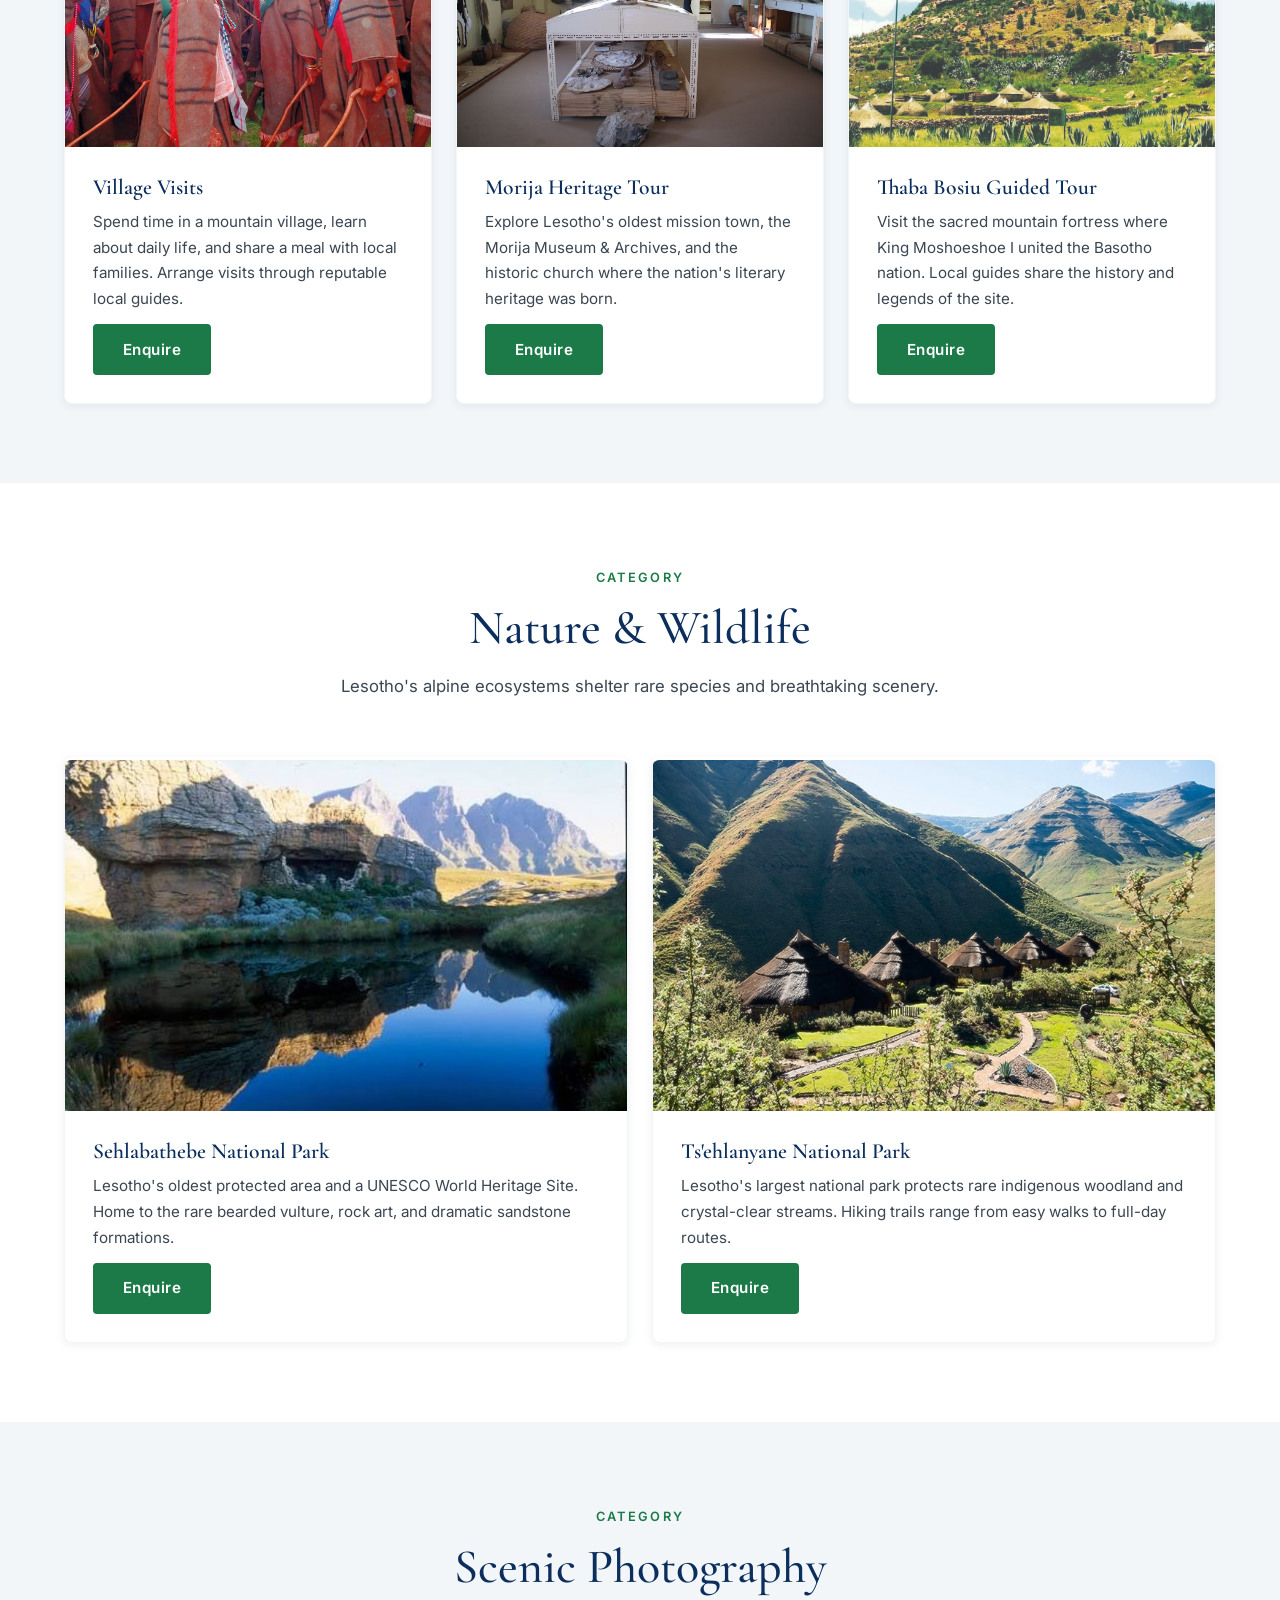
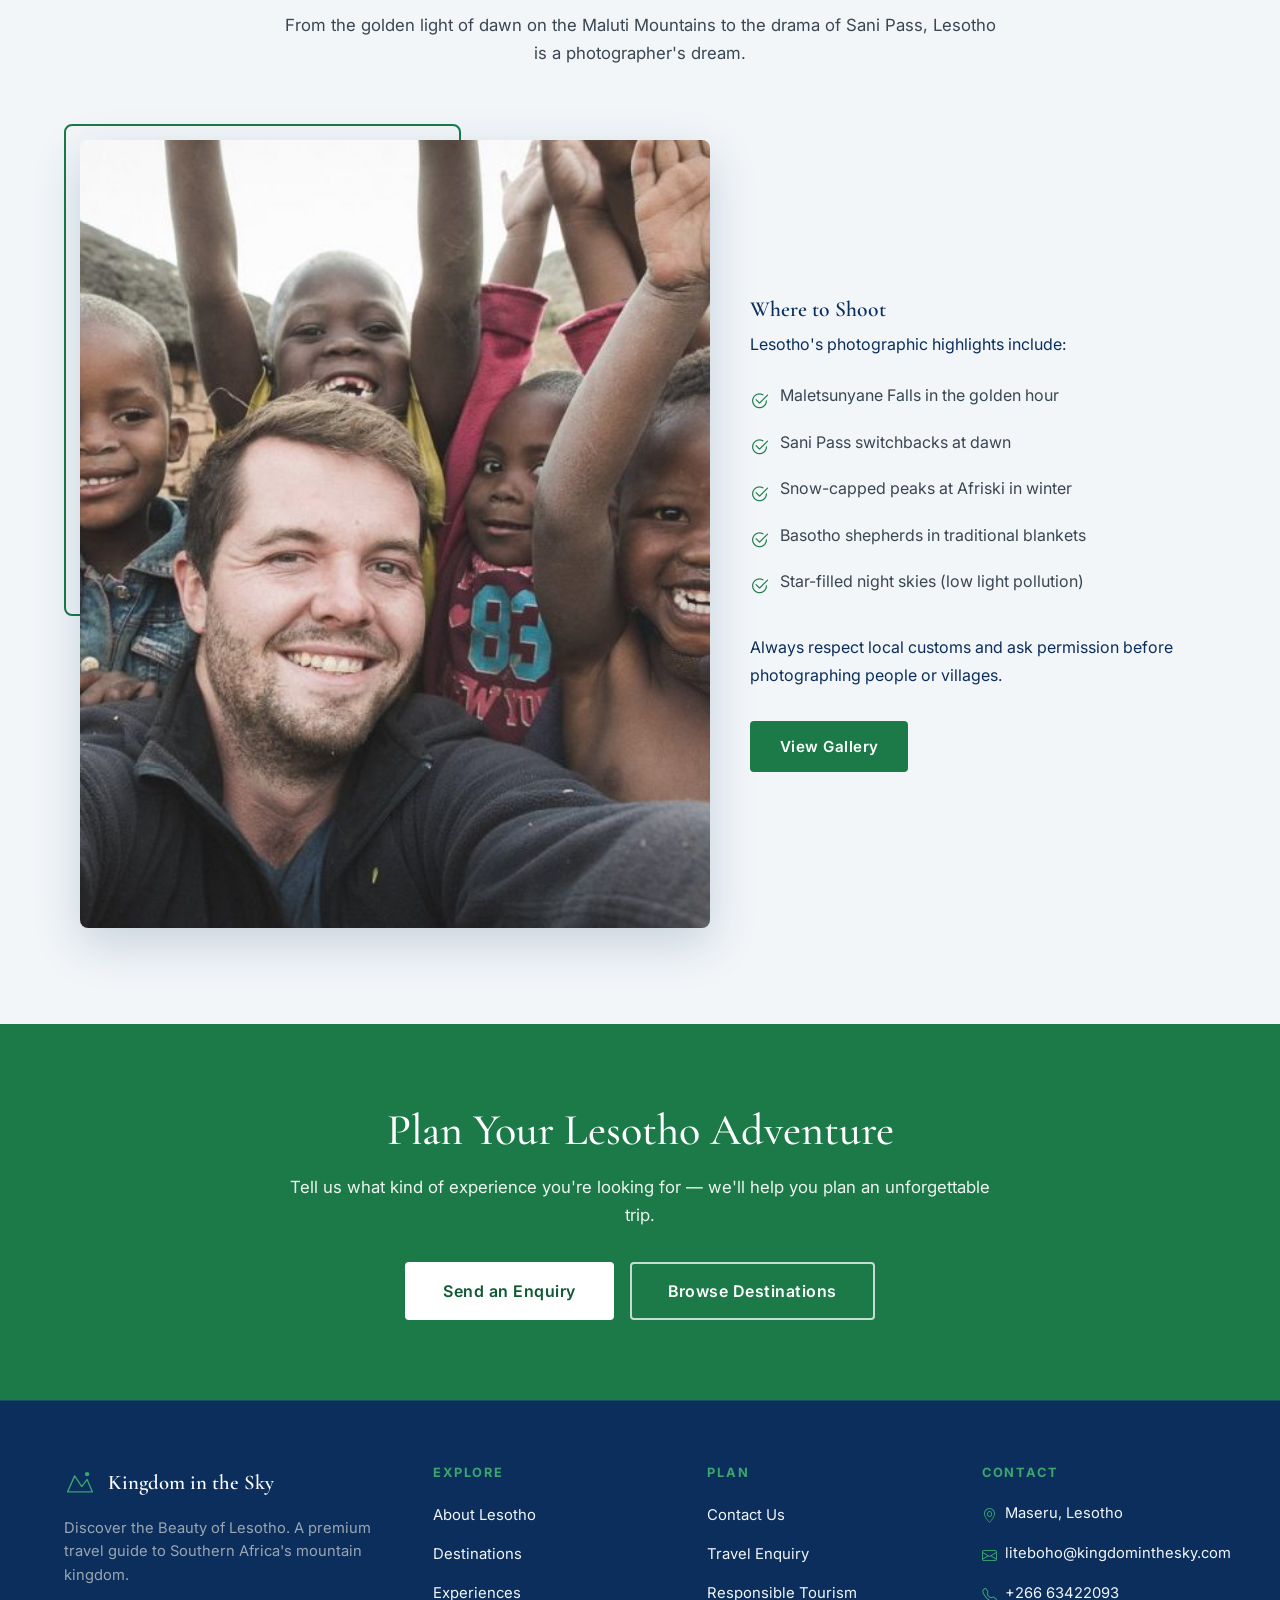
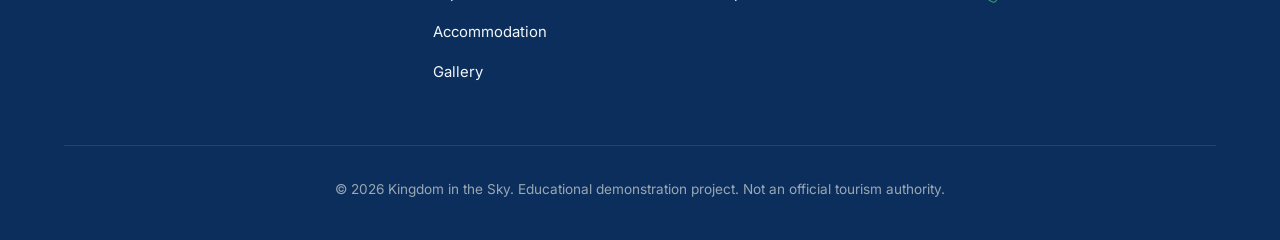
<file: experiences.html>
<!DOCTYPE html>
<html lang="en">
<head>
  <meta charset="UTF-8">
  <meta name="viewport" content="width=device-width, initial-scale=1.0">
  <meta name="description" content="Discover Lesotho experiences — adventure tourism, pony trekking, hiking, skiing, cultural experiences, and wildlife in the Kingdom in the Sky.">
  <title>Experiences | Kingdom in the Sky</title>

  <link rel="preconnect" href="https://fonts.googleapis.com">
  <link rel="preconnect" href="https://fonts.gstatic.com" crossorigin>
  <link href="https://fonts.googleapis.com/css2?family=Cormorant+Garamond:ital,wght@0,400;0,500;0,600;0,700;1,400;1,500&family=Inter:wght@300;400;500;600;700&display=swap" rel="stylesheet">

  <link href="https://cdn.jsdelivr.net/npm/bootstrap@5.3.3/dist/css/bootstrap.min.css" rel="stylesheet">
  <link rel="stylesheet" href="https://cdn.jsdelivr.net/npm/bootstrap-icons@1.11.3/font/bootstrap-icons.min.css">

  <link rel="stylesheet" href="css/style.css">
  <link rel="stylesheet" href="css/animations.css">
  <link rel="stylesheet" href="css/responsive.css">
</head>
<body>

  <a href="#main-content" class="skip-link">Skip to main content</a>

  <!-- ========== NAVIGATION ========== -->
  <nav class="navbar navbar-expand-lg site-navbar scrolled" id="siteNavbar" aria-label="Main navigation">
    <div class="container nav-container">
      <a class="navbar-brand brand" href="index.html" aria-label="Kingdom in the Sky — Home">
        <span class="brand-mark" aria-hidden="true">
          <svg width="36" height="36" viewBox="0 0 36 36" fill="none" xmlns="http://www.w3.org/2000/svg">
            <path d="M4 28L12 10L20 22L26 14L32 28H4Z" stroke="currentColor" stroke-width="1.5" fill="none" stroke-linejoin="round"/>
            <circle cx="26" cy="8" r="2.5" fill="currentColor"/>
          </svg>
        </span>
        <span class="brand-text">
          <span class="brand-name">Kingdom in the Sky</span>
          <span class="brand-tagline">Discover the Beauty of Lesotho</span>
        </span>
      </a>

      <button class="navbar-toggler custom-toggler" type="button" data-bs-toggle="collapse" data-bs-target="#mainNav" aria-controls="mainNav" aria-expanded="false" aria-label="Toggle navigation">
        <span class="toggler-line"></span>
        <span class="toggler-line"></span>
        <span class="toggler-line"></span>
      </button>

      <div class="collapse navbar-collapse" id="mainNav">
        <ul class="navbar-nav ms-auto nav-links">
          <li class="nav-item"><a class="nav-link" href="index.html">Home</a></li>
          <li class="nav-item"><a class="nav-link" href="about.html">About</a></li>
          <li class="nav-item"><a class="nav-link" href="destinations.html">Destinations</a></li>
          <li class="nav-item"><a class="nav-link active" href="experiences.html">Experiences</a></li>
          <li class="nav-item"><a class="nav-link" href="accommodation.html">Accommodation</a></li>
          <li class="nav-item"><a class="nav-link" href="gallery.html">Gallery</a></li>
          <li class="nav-item"><a class="nav-link" href="contact.html">Contact</a></li>
        </ul>
      </div>
    </div>
  </nav>

  <main id="main-content">

    <!-- ========== PAGE HERO ========== -->
    <section class="page-hero" aria-labelledby="exp-hero-heading">
      <div class="page-hero-bg" style="background-image: url('assets/images/afriski.jpg');"></div>
      <div class="page-hero-overlay"></div>
      <div class="container page-hero-content">
        <p class="page-hero-kicker">Things to Do</p>
        <h1 class="page-hero-title" id="exp-hero-heading">Experiences</h1>
        <p class="page-hero-desc">Adventure, culture, and nature — discover the experiences that make Lesotho unforgettable.</p>
        <nav aria-label="Breadcrumb">
          <ol class="breadcrumb-custom">
            <li><a href="index.html">Home</a></li>
            <li aria-current="page">Experiences</li>
          </ol>
        </nav>
      </div>
    </section>

    <!-- ========== INTRO ========== -->
    <section class="section" aria-labelledby="exp-intro-heading">
      <div class="container">
        <div class="section-header reveal">
          <p class="section-kicker">The Mountain Playground</p>
          <h2 class="section-title" id="exp-intro-heading">How Will You Experience Lesotho?</h2>
          <p class="section-subtitle">Whether you're chasing adrenaline or seeking cultural connection, the mountain kingdom offers a wealth of experiences. Difficulty and duration information is provided where verified — always confirm details with local operators before booking.</p>
        </div>
      </div>
    </section>

    <!-- ========== ADVENTURE ========== -->
    <section class="section section-alt" aria-labelledby="adventure-heading">
      <div class="container">
        <div class="section-header reveal">
          <p class="section-kicker">Category</p>
          <h2 class="section-title" id="adventure-heading">Adventure Tourism</h2>
          <p class="section-subtitle">Lesotho's steep terrain and high altitude make it one of Southern Africa's most rewarding adventure destinations.</p>
        </div>

        <div class="row g-4">
          <div class="col-md-6 col-lg-4 reveal">
            <article class="experience-card experience-card-full">
              <div class="experience-image-wrap">
                <img src="assets/images/abseiling.jpg" alt="Abseiling down a waterfall in Lesotho" class="experience-image" loading="lazy">
              </div>
              <div class="experience-body">
                <h3 class="experience-title">Abseiling at Maletsunyane Falls</h3>
                <p class="experience-text">Descend the 192-metre Maletsunyane Falls near Semonkong — one of the longest commercially operated abseils in the world. Suitability and availability should be confirmed with the operator.</p>
                <ul class="experience-meta">
                  <li><i class="bi bi-speedometer2" aria-hidden="true"></i> High difficulty</li>
                  <li><i class="bi bi-clock" aria-hidden="true"></i> Half-day</li>
                </ul>
                <a href="contact.html" class="btn btn-gold">Enquire</a>
              </div>
            </article>
          </div>

          <div class="col-md-6 col-lg-4 reveal">
            <article class="experience-card experience-card-full">
              <div class="experience-image-wrap">
                <img src="assets/images/sani-pass.jpg" alt="4x4 vehicle climbing Sani Pass" class="experience-image" loading="lazy">
              </div>
              <div class="experience-body">
                <h3 class="experience-title">Sani Pass 4x4 Tour</h3>
                <p class="experience-text">Climb over 1,300 metres through the Drakensberg escarpment on a guided 4x4 tour. The pass reaches the highest pub in Africa at the summit.</p>
                <ul class="experience-meta">
                  <li><i class="bi bi-speedometer2" aria-hidden="true"></i> Moderate</li>
                  <li><i class="bi bi-clock" aria-hidden="true"></i> Full-day</li>
                </ul>
                <a href="contact.html" class="btn btn-gold">Enquire</a>
              </div>
            </article>
          </div>

          <div class="col-md-6 col-lg-4 reveal">
            <article class="experience-card experience-card-full">
              <div class="experience-image-wrap">
                <img src="assets/images/mountain-biking.jpg" alt="Mountain biking on rugged terrain" class="experience-image" loading="lazy">
              </div>
              <div class="experience-body">
                <h3 class="experience-title">Mountain Biking</h3>
                <p class="experience-text">Trails around Afriski and the Maluti highlands offer challenging rides through dramatic scenery. A range of routes suits different skill levels.</p>
                <ul class="experience-meta">
                  <li><i class="bi bi-speedometer2" aria-hidden="true"></i> Moderate to high</li>
                  <li><i class="bi bi-clock" aria-hidden="true"></i> Half to full-day</li>
                </ul>
                <a href="contact.html" class="btn btn-gold">Enquire</a>
              </div>
            </article>
          </div>
        </div>
      </div>
    </section>

    <!-- ========== PONY TREKKING ========== -->
    <section class="section" aria-labelledby="pony-heading">
      <div class="container">
        <div class="row align-items-center g-5">
          <div class="col-lg-6 reveal">
            <div class="about-image-wrap">
              <img src="assets/images/pony-trekking.jpg" alt="Basotho pony and rider in the highlands" class="about-image" loading="lazy">
              <div class="about-image-accent" aria-hidden="true"></div>
            </div>
          </div>
          <div class="col-lg-6 reveal">
            <p class="section-kicker">Traditional Adventure</p>
            <h2 class="section-title" id="pony-heading">Pony Trekking</h2>
            <p>The Basotho pony is legendary — a sturdy, sure-footed breed perfectly adapted to Lesotho's rugged terrain. Pony trekking is one of the most authentic ways to explore the mountain kingdom, following traditional routes between remote villages.</p>
            <p>Local guides share stories of the landscape, point out medicinal plants, and introduce travellers to village life. Treks range from a few hours to multi-day expeditions, with overnight stays in traditional rondavels.</p>
            <ul class="experience-meta experience-meta-block">
              <li><i class="bi bi-speedometer2" aria-hidden="true"></i> Difficulty: Easy to moderate</li>
              <li><i class="bi bi-clock" aria-hidden="true"></i> Duration: 2 hours to several days</li>
              <li><i class="bi bi-geo-alt" aria-hidden="true"></i> Popular areas: Semonkong, Malealea, Roma</li>
            </ul>
            <a href="contact.html" class="btn btn-gold mt-3">Enquire About Pony Trekking</a>
          </div>
        </div>
      </div>
    </section>

    <!-- ========== HIKING ========== -->
    <section class="section section-alt" aria-labelledby="hiking-heading">
      <div class="container">
        <div class="row align-items-center g-5 flex-lg-row-reverse">
          <div class="col-lg-6 reveal">
            <div class="about-image-wrap">
              <img src="assets/images/hiking.jpg" alt="Hiker on a mountain trail in Lesotho" class="about-image" loading="lazy">
              <div class="about-image-accent" aria-hidden="true"></div>
            </div>
          </div>
          <div class="col-lg-6 reveal">
            <p class="section-kicker">On Foot</p>
            <h2 class="section-title" id="hiking-heading">Hiking & Mountain Climbing</h2>
            <p>Lesotho is a hiker's paradise. Trails wind through high plateaus, past waterfalls, and up to summits that offer views stretching across the Drakensberg and the Free State.</p>
            <p>The country's highest peak, Thabana Ntlenyana (3,482 m), is a challenging multi-day trek. More accessible routes are found in Ts'ehlanyane National Park, around Katse Dam, and near Semonkong. Local guides are strongly recommended for all but the most well-trodden paths.</p>
            <ul class="experience-meta experience-meta-block">
              <li><i class="bi bi-speedometer2" aria-hidden="true"></i> Difficulty: Varies from easy walks to strenuous multi-day hikes</li>
              <li><i class="bi bi-clock" aria-hidden="true"></i> Duration: Half-day to 5 days</li>
              <li><i class="bi bi-geo-alt" aria-hidden="true"></i> Highlights: Thabana Ntlenyana, Ts'ehlanyane, Katse</li>
            </ul>
            <a href="contact.html" class="btn btn-gold mt-3">Enquire About Hiking</a>
          </div>
        </div>
      </div>
    </section>

    <!-- ========== SKIING ========== -->
    <section class="section" aria-labelledby="ski-heading">
      <div class="container">
        <div class="row align-items-center g-5">
          <div class="col-lg-6 reveal">
            <div class="about-image-wrap">
              <img src="assets/images/afriski.jpg" alt="Ski slopes at Afriski Mountain Resort" class="about-image" loading="lazy">
              <div class="about-image-accent" aria-hidden="true"></div>
            </div>
          </div>
          <div class="col-lg-6 reveal">
            <p class="section-kicker">Winter Adventure</p>
            <h2 class="section-title" id="ski-heading">Skiing & Snow Activities</h2>
            <p>Afriski Mountain Resort, at 3,222 metres in the Maluti Mountains, is one of only two ski resorts in Southern Africa. During the winter months (typically June to August), visitors can ski, snowboard, and enjoy snow-based activities.</p>
            <p>Lessons are available for beginners, and the resort offers equipment hire. In summer, the resort becomes a base for hiking and mountain biking. Always check current snow conditions and operating schedules before travelling.</p>
            <ul class="experience-meta experience-meta-block">
              <li><i class="bi bi-speedometer2" aria-hidden="true"></i> Difficulty: Beginner to advanced</li>
              <li><i class="bi bi-clock" aria-hidden="true"></i> Season: Winter months (June–August, subject to snow)</li>
              <li><i class="bi bi-geo-alt" aria-hidden="true"></i> Location: Afriski, near Butha-Buthe</li>
            </ul>
            <a href="contact.html" class="btn btn-gold mt-3">Enquire About Skiing</a>
          </div>
        </div>
      </div>
    </section>

    <!-- ========== CULTURE ========== -->
    <section class="section section-alt" aria-labelledby="culture-exp-heading">
      <div class="container">
        <div class="section-header reveal">
          <p class="section-kicker">Category</p>
          <h2 class="section-title" id="culture-exp-heading">Cultural Experiences</h2>
          <p class="section-subtitle">The Basotho people welcome visitors with warmth and pride. These experiences offer a genuine connection to the culture behind the landscape.</p>
        </div>

        <div class="row g-4">
          <div class="col-md-6 col-lg-4 reveal">
            <article class="experience-card experience-card-full">
              <div class="experience-image-wrap">
                <img src="assets/images/culture.jpg" alt="Traditional Basotho village in the mountains" class="experience-image" loading="lazy">
              </div>
              <div class="experience-body">
                <h3 class="experience-title">Village Visits</h3>
                <p class="experience-text">Spend time in a mountain village, learn about daily life, and share a meal with local families. Arrange visits through reputable local guides.</p>
                <a href="contact.html" class="btn btn-gold">Enquire</a>
              </div>
            </article>
          </div>

          <div class="col-md-6 col-lg-4 reveal">
            <article class="experience-card experience-card-full">
              <div class="experience-image-wrap">
                <img src="assets/images/morija.jpg" alt="Morija Museum historic buildings" class="experience-image" loading="lazy">
              </div>
              <div class="experience-body">
                <h3 class="experience-title">Morija Heritage Tour</h3>
                <p class="experience-text">Explore Lesotho's oldest mission town, the Morija Museum & Archives, and the historic church where the nation's literary heritage was born.</p>
                <a href="contact.html" class="btn btn-gold">Enquire</a>
              </div>
            </article>
          </div>

          <div class="col-md-6 col-lg-4 reveal">
            <article class="experience-card experience-card-full">
              <div class="experience-image-wrap">
                <img src="assets/images/thaba-bosiu.jpg" alt="Thaba Bosiu mountain at sunset" class="experience-image" loading="lazy">
              </div>
              <div class="experience-body">
                <h3 class="experience-title">Thaba Bosiu Guided Tour</h3>
                <p class="experience-text">Visit the sacred mountain fortress where King Moshoeshoe I united the Basotho nation. Local guides share the history and legends of the site.</p>
                <a href="contact.html" class="btn btn-gold">Enquire</a>
              </div>
            </article>
          </div>
        </div>
      </div>
    </section>

    <!-- ========== NATURE & WILDLIFE ========== -->
    <section class="section" aria-labelledby="nature-exp-heading">
      <div class="container">
        <div class="section-header reveal">
          <p class="section-kicker">Category</p>
          <h2 class="section-title" id="nature-exp-heading">Nature & Wildlife</h2>
          <p class="section-subtitle">Lesotho's alpine ecosystems shelter rare species and breathtaking scenery.</p>
        </div>

        <div class="row g-4">
          <div class="col-md-6 reveal">
            <article class="experience-card experience-card-full">
              <div class="experience-image-wrap">
                <img src="assets/images/sehlabathebe.jpg" alt="Sehlabathebe National Park landscape" class="experience-image" loading="lazy">
              </div>
              <div class="experience-body">
                <h3 class="experience-title">Sehlabathebe National Park</h3>
                <p class="experience-text">Lesotho's oldest protected area and a UNESCO World Heritage Site. Home to the rare bearded vulture, rock art, and dramatic sandstone formations.</p>
                <a href="contact.html" class="btn btn-gold">Enquire</a>
              </div>
            </article>
          </div>

          <div class="col-md-6 reveal">
            <article class="experience-card experience-card-full">
              <div class="experience-image-wrap">
                <img src="assets/images/tsehlanyane.jpg" alt="Ts'ehlanyane National Park indigenous forest" class="experience-image" loading="lazy">
              </div>
              <div class="experience-body">
                <h3 class="experience-title">Ts'ehlanyane National Park</h3>
                <p class="experience-text">Lesotho's largest national park protects rare indigenous woodland and crystal-clear streams. Hiking trails range from easy walks to full-day routes.</p>
                <a href="contact.html" class="btn btn-gold">Enquire</a>
              </div>
            </article>
          </div>
        </div>
      </div>
    </section>

    <!-- ========== PHOTOGRAPHY ========== -->
    <section class="section section-alt" aria-labelledby="photo-heading">
      <div class="container">
        <div class="section-header reveal">
          <p class="section-kicker">Category</p>
          <h2 class="section-title" id="photo-heading">Scenic Photography</h2>
          <p class="section-subtitle">From the golden light of dawn on the Maluti Mountains to the drama of Sani Pass, Lesotho is a photographer's dream.</p>
        </div>

        <div class="row g-4 align-items-center">
          <div class="col-lg-7 reveal">
            <div class="about-image-wrap">
              <img src="assets/images/photography.jpg" alt="Photographer capturing mountain scenery" class="about-image" loading="lazy">
              <div class="about-image-accent" aria-hidden="true"></div>
            </div>
          </div>
          <div class="col-lg-5 reveal">
            <h3 class="experience-title">Where to Shoot</h3>
            <p>Lesotho's photographic highlights include:</p>
            <ul class="about-highlights">
              <li><i class="bi bi-check2-circle" aria-hidden="true"></i> Maletsunyane Falls in the golden hour</li>
              <li><i class="bi bi-check2-circle" aria-hidden="true"></i> Sani Pass switchbacks at dawn</li>
              <li><i class="bi bi-check2-circle" aria-hidden="true"></i> Snow-capped peaks at Afriski in winter</li>
              <li><i class="bi bi-check2-circle" aria-hidden="true"></i> Basotho shepherds in traditional blankets</li>
              <li><i class="bi bi-check2-circle" aria-hidden="true"></i> Star-filled night skies (low light pollution)</li>
            </ul>
            <p>Always respect local customs and ask permission before photographing people or villages.</p>
            <a href="gallery.html" class="btn btn-gold mt-3">View Gallery</a>
          </div>
        </div>
      </div>
    </section>

    <!-- ========== CTA ========== -->
    <section class="section cta-section" aria-labelledby="exp-cta-heading">
      <div class="container">
        <div class="cta-inner reveal">
          <h2 class="cta-title" id="exp-cta-heading">Plan Your Lesotho Adventure</h2>
          <p class="cta-text">Tell us what kind of experience you're looking for — we'll help you plan an unforgettable trip.</p>
          <div class="cta-actions">
            <a href="contact.html" class="btn btn-gold btn-lg">Send an Enquiry</a>
            <a href="destinations.html" class="btn btn-outline-light btn-lg">Browse Destinations</a>
          </div>
        </div>
      </div>
    </section>

  </main>

  <!-- ========== FOOTER ========== -->
  <footer class="site-footer">
    <div class="container">
      <div class="footer-grid">
        <div class="footer-col footer-brand-col">
          <a class="footer-brand" href="index.html">
            <svg width="32" height="32" viewBox="0 0 36 36" fill="none" xmlns="http://www.w3.org/2000/svg" aria-hidden="true">
              <path d="M4 28L12 10L20 22L26 14L32 28H4Z" stroke="currentColor" stroke-width="1.5" fill="none" stroke-linejoin="round"/>
              <circle cx="26" cy="8" r="2.5" fill="currentColor"/>
            </svg>
            <span>Kingdom in the Sky</span>
          </a>
          <p class="footer-desc">Discover the Beauty of Lesotho. A premium travel guide to Southern Africa's mountain kingdom.</p>
        </div>

        <div class="footer-col">
          <h4 class="footer-heading">Explore</h4>
          <ul class="footer-links">
            <li><a href="about.html">About Lesotho</a></li>
            <li><a href="destinations.html">Destinations</a></li>
            <li><a href="experiences.html">Experiences</a></li>
            <li><a href="accommodation.html">Accommodation</a></li>
            <li><a href="gallery.html">Gallery</a></li>
          </ul>
        </div>

        <div class="footer-col">
          <h4 class="footer-heading">Plan</h4>
          <ul class="footer-links">
            <li><a href="contact.html">Contact Us</a></li>
            <li><a href="contact.html">Travel Enquiry</a></li>
            <li><a href="about.html">Responsible Tourism</a></li>
          </ul>
        </div>

        <div class="footer-col">
          <h4 class="footer-heading">Contact</h4>
          <address class="footer-contact">
            <p><i class="bi bi-geo-alt" aria-hidden="true"></i> Maseru, Lesotho</p>
            <p><i class="bi bi-envelope" aria-hidden="true"></i> liteboho@kingdominthesky.com</p>
            <p><i class="bi bi-telephone" aria-hidden="true"></i> +266 63422093</p>
          </address>
        </div>
      </div>

      <div class="footer-bottom">
        <p>&copy; <span id="footerYear"></span> Kingdom in the Sky. Educational demonstration project. Not an official tourism authority.</p>
      </div>
    </div>
  </footer>

  <button class="back-to-top" id="backToTop" aria-label="Back to top">
    <i class="bi bi-arrow-up" aria-hidden="true"></i>
  </button>

  <script src="https://cdn.jsdelivr.net/npm/bootstrap@5.3.3/dist/js/bootstrap.bundle.min.js"></script>
  <script src="js/main.js"></script>
</body>
</html>
</file>
<file: css/style.css>
/* =========================================================
   KINGDOM IN THE SKY — Main Stylesheet
   Palette: Lesotho national colours — Blue, Green, White
   ========================================================= */

/* ---------- CSS VARIABLES ---------- */
:root {
  /* Lesotho national palette */
  --blue: #1E4D8C;          /* primary blue */
  --blue-dark: #0B2E5C;     /* deep blue, used as ink */
  --blue-light: #3A6DB5;    /* hover/lighter blue */
  --green: #1B7A47;         /* primary green */
  --green-dark: #0F5A33;    /* dark green, accents */
  --green-light: #3AA76D;   /* lighter green, hover */
  --white: #FFFFFF;
  --off-white: #F2F6F9;     /* subtle background */
  --grey: #5B6B7A;          /* neutral text */
  --grey-light: #9AA7B2;    /* muted meta */
  --grey-dark: #3A4652;

  --font-serif: 'Cormorant Garamond', Georgia, 'Times New Roman', serif;
  --font-sans: 'Inter', -apple-system, BlinkMacSystemFont, 'Segoe UI', sans-serif;

  --shadow-sm: 0 2px 8px rgba(11, 46, 92, 0.08);
  --shadow-md: 0 8px 24px rgba(11, 46, 92, 0.12);
  --shadow-lg: 0 16px 48px rgba(11, 46, 92, 0.18);
  --shadow-green: 0 8px 24px rgba(27, 122, 71, 0.25);

  --radius-sm: 4px;
  --radius-md: 8px;
  --radius-lg: 12px;

  --transition: 0.3s cubic-bezier(0.4, 0, 0.2, 1);
  --transition-slow: 0.6s cubic-bezier(0.4, 0, 0.2, 1);

  --nav-height: 88px;
}

/* ---------- BASE / RESET ---------- */
*,
*::before,
*::after {
  box-sizing: border-box;
}

html {
  scroll-behavior: smooth;
  -webkit-text-size-adjust: 100%;
}

body {
  font-family: var(--font-sans);
  font-size: 16px;
  line-height: 1.7;
  color: var(--blue-dark);
  background-color: var(--white);
  margin: 0;
  padding: 0;
  overflow-x: hidden;
  -webkit-font-smoothing: antialiased;
  -moz-osx-font-smoothing: grayscale;
}

img {
  max-width: 100%;
  height: auto;
  display: block;
}

a {
  color: var(--green);
  text-decoration: none;
  transition: color var(--transition);
}

a:hover,
a:focus {
  color: var(--blue);
}

h1, h2, h3, h4, h5, h6 {
  font-family: var(--font-serif);
  font-weight: 500;
  line-height: 1.2;
  color: var(--blue-dark);
  margin: 0 0 1rem;
}

p {
  margin: 0 0 1rem;
}

ul, ol {
  margin: 0 0 1rem;
  padding-left: 1.5rem;
}

/* ---------- UTILITIES ---------- */
.skip-link {
  position: absolute;
  top: -100px;
  left: 1rem;
  background: var(--blue-dark);
  color: var(--white);
  padding: 0.75rem 1.25rem;
  z-index: 9999;
  border-radius: var(--radius-sm);
  transition: top var(--transition);
}

.skip-link:focus {
  top: 1rem;
  color: var(--white);
}

.visually-hidden {
  position: absolute !important;
  width: 1px !important;
  height: 1px !important;
  padding: 0 !important;
  margin: -1px !important;
  overflow: hidden !important;
  clip: rect(0, 0, 0, 0) !important;
  white-space: nowrap !important;
  border: 0 !important;
}

.required-mark {
  color: var(--green);
  font-weight: 700;
}

/* Focus rings */
a:focus-visible,
button:focus-visible,
input:focus-visible,
select:focus-visible,
textarea:focus-visible {
  outline: 3px solid var(--green);
  outline-offset: 2px;
}

/* ---------- SECTION BASE ---------- */
.section {
  padding: 5rem 0;
  position: relative;
}

.section-alt {
  background-color: var(--off-white);
}

.section-dark {
  background-color: var(--blue-dark);
  color: var(--white);
}

.section-dark h2,
.section-dark h3,
.section-dark h4 {
  color: var(--white);
}

.section-dark p {
  color: var(--off-white);
}

.section-header {
  text-align: center;
  max-width: 720px;
  margin: 0 auto 3.5rem;
}

.section-kicker {
  font-family: var(--font-sans);
  font-size: 0.8rem;
  font-weight: 600;
  letter-spacing: 0.18em;
  text-transform: uppercase;
  color: var(--green);
  margin-bottom: 0.75rem;
}

.section-title {
  font-family: var(--font-serif);
  font-size: clamp(2rem, 4vw, 3rem);
  font-weight: 500;
  color: var(--blue-dark);
  margin-bottom: 1rem;
  line-height: 1.15;
}

.section-dark .section-title {
  color: var(--white);
}

.section-subtitle {
  font-size: 1.05rem;
  color: var(--grey-dark);
  margin: 0;
}

.section-dark .section-subtitle {
  color: var(--off-white);
}

.section-cta {
  text-align: center;
  margin-top: 3rem;
}

.lead-text {
  font-size: 1.15rem;
  line-height: 1.7;
  color: var(--grey-dark);
  margin-bottom: 1.25rem;
}

/* ---------- CONTAINER ---------- */
.container {
  max-width: 1200px;
  width: 100%;
  padding-left: 1.5rem;
  padding-right: 1.5rem;
  margin-left: auto;
  margin-right: auto;
}

/* ---------- BUTTONS ---------- */
.btn {
  font-family: var(--font-sans);
  font-size: 0.95rem;
  font-weight: 600;
  letter-spacing: 0.03em;
  padding: 0.8rem 1.75rem;
  border-radius: var(--radius-sm);
  border: 2px solid transparent;
  transition: all var(--transition);
  display: inline-flex;
  align-items: center;
  justify-content: center;
  gap: 0.5rem;
  cursor: pointer;
  text-decoration: none;
  line-height: 1.4;
}

.btn-lg {
  padding: 1rem 2.25rem;
  font-size: 1rem;
}

.btn-gold {
  background-color: var(--green);
  color: var(--white);
  border-color: var(--green);
}

.btn-gold:hover,
.btn-gold:focus {
  background-color: var(--green-dark);
  border-color: var(--green-dark);
  color: var(--white);
  transform: translateY(-2px);
  box-shadow: var(--shadow-green);
}

.btn-outline-gold {
  background-color: transparent;
  color: var(--green);
  border-color: var(--green);
}

.btn-outline-gold:hover,
.btn-outline-gold:focus {
  background-color: var(--green);
  color: var(--white);
  transform: translateY(-2px);
}

.btn-outline-light {
  background-color: transparent;
  color: var(--white);
  border-color: rgba(255, 255, 255, 0.75);
}

.btn-outline-light:hover,
.btn-outline-light:focus {
  background-color: var(--white);
  color: var(--blue-dark);
  border-color: var(--white);
  transform: translateY(-2px);
}

.btn-link {
  background: none;
  border: none;
  padding: 0;
  color: var(--green);
  font-weight: 600;
  font-size: 0.9rem;
  letter-spacing: 0.02em;
  cursor: pointer;
  display: inline-flex;
  align-items: center;
  gap: 0.35rem;
  transition: gap var(--transition), color var(--transition);
}

.btn-link:hover,
.btn-link:focus {
  color: var(--blue);
  gap: 0.6rem;
}

/* ---------- NAVIGATION ---------- */
.site-navbar {
  position: fixed;
  top: 0;
  left: 0;
  right: 0;
  z-index: 1000;
  padding: 0;
  background-color: transparent;
  transition: background-color var(--transition), box-shadow var(--transition), padding var(--transition);
}

.site-navbar.scrolled {
  background-color: rgba(11, 46, 92, 0.97);
  backdrop-filter: blur(10px);
  box-shadow: var(--shadow-md);
}

.nav-container {
  display: flex;
  align-items: center;
  justify-content: space-between;
  min-height: var(--nav-height);
  flex-wrap: nowrap;
  gap: 1.5rem;
  padding-top: 0.75rem;
  padding-bottom: 0.75rem;
}

.brand {
  display: flex;
  align-items: center;
  gap: 0.85rem;
  color: var(--white);
  text-decoration: none;
  flex-shrink: 0;
}

.brand:hover,
.brand:focus {
  color: var(--green-light);
}

.brand-mark {
  color: var(--green-light);
  display: flex;
  align-items: center;
  transition: transform var(--transition);
}

.brand:hover .brand-mark {
  transform: rotate(-5deg) scale(1.05);
}

.brand-text {
  display: flex;
  flex-direction: column;
  line-height: 1.1;
}

.brand-name {
  font-family: var(--font-serif);
  font-size: 1.35rem;
  font-weight: 600;
  letter-spacing: 0.02em;
  color: inherit;
}

.brand-tagline {
  font-family: var(--font-sans);
  font-size: 0.65rem;
  font-weight: 400;
  letter-spacing: 0.14em;
  text-transform: uppercase;
  color: var(--green-light);
  margin-top: 0.2rem;
}

.nav-links {
  display: flex;
  align-items: center;
  gap: 2rem;
  list-style: none;
  margin: 0;
  padding: 0;
}

.nav-links .nav-link {
  font-family: var(--font-sans);
  font-size: 0.85rem;
  font-weight: 500;
  letter-spacing: 0.08em;
  text-transform: uppercase;
  color: var(--white);
  padding: 0.5rem 0;
  position: relative;
  transition: color var(--transition);
}

.nav-links .nav-link::after {
  content: '';
  position: absolute;
  bottom: 0;
  left: 0;
  width: 0;
  height: 2px;
  background-color: var(--green-light);
  transition: width var(--transition);
}

.nav-links .nav-link:hover,
.nav-links .nav-link:focus,
.nav-links .nav-link.active {
  color: var(--green-light);
}

.nav-links .nav-link:hover::after,
.nav-links .nav-link:focus::after,
.nav-links .nav-link.active::after {
  width: 100%;
}

/* Custom toggler */
.custom-toggler {
  border: none;
  padding: 0.5rem;
  background: transparent;
  display: flex;
  flex-direction: column;
  justify-content: center;
  gap: 5px;
  width: 44px;
  height: 44px;
  cursor: pointer;
}

.custom-toggler:focus {
  outline: none;
  box-shadow: none;
}

.toggler-line {
  display: block;
  width: 26px;
  height: 2px;
  background-color: var(--white);
  transition: all var(--transition);
  border-radius: 2px;
}

/* ---------- HERO SLIDESHOW ---------- */
.hero-slideshow {
  position: relative;
  width: 100%;
  height: 100vh;
  min-height: 620px;
  max-height: 900px;
  overflow: hidden;
  background-color: var(--blue-dark);
}

.slides-container {
  position: relative;
  width: 100%;
  height: 100%;
}

.slide {
  position: absolute;
  inset: 0;
  opacity: 0;
  visibility: hidden;
  transition: opacity 1.2s ease;
  display: flex;
  align-items: center;
}

.slide.active {
  opacity: 1;
  visibility: visible;
  z-index: 2;
}

.slide-bg {
  position: absolute;
  inset: 0;
  background-size: cover;
  background-position: center;
  background-repeat: no-repeat;
  transform: scale(1.08);
  transition: transform 8s ease;
}

.slide.active .slide-bg {
  transform: scale(1.15);
}

.slide-overlay {
  position: absolute;
  inset: 0;
  background: linear-gradient(
    to right,
    rgba(11, 46, 92, 0.85) 0%,
    rgba(11, 46, 92, 0.6) 50%,
    rgba(11, 46, 92, 0.4) 100%
  );
  z-index: 1;
}

.slide-content {
  position: relative;
  z-index: 3;
  color: var(--white);
  max-width: 720px;
  padding-top: var(--nav-height);
  opacity: 0;
  transform: translateY(30px);
  transition: opacity 0.8s ease 0.3s, transform 0.8s ease 0.3s;
}

.slide.active .slide-content {
  opacity: 1;
  transform: translateY(0);
}

.slide-kicker {
  font-family: var(--font-sans);
  font-size: 0.8rem;
  font-weight: 600;
  letter-spacing: 0.2em;
  text-transform: uppercase;
  color: var(--green-light);
  margin-bottom: 1rem;
}

.slide-title {
  font-family: var(--font-serif);
  font-size: clamp(2.5rem, 6vw, 5rem);
  font-weight: 500;
  line-height: 1.05;
  color: var(--white);
  margin-bottom: 1.25rem;
}

.slide-desc {
  font-size: clamp(1rem, 1.5vw, 1.2rem);
  line-height: 1.6;
  color: rgba(255, 255, 255, 0.92);
  margin-bottom: 2rem;
  max-width: 580px;
}

.slide-actions {
  display: flex;
  flex-wrap: wrap;
  gap: 1rem;
}

/* Slide controls */
.slide-arrow {
  position: absolute;
  top: 50%;
  transform: translateY(-50%);
  width: 54px;
  height: 54px;
  border-radius: 50%;
  background-color: rgba(255, 255, 255, 0.12);
  border: 1px solid rgba(255, 255, 255, 0.3);
  color: var(--white);
  display: flex;
  align-items: center;
  justify-content: center;
  cursor: pointer;
  z-index: 4;
  font-size: 1.3rem;
  transition: all var(--transition);
  backdrop-filter: blur(4px);
}

.slide-arrow:hover,
.slide-arrow:focus {
  background-color: var(--green);
  border-color: var(--green);
  color: var(--white);
}

.slide-prev {
  left: 2rem;
}

.slide-next {
  right: 2rem;
}

.slide-indicators {
  position: absolute;
  bottom: 2.25rem;
  left: 50%;
  transform: translateX(-50%);
  display: flex;
  gap: 0.65rem;
  z-index: 4;
}

.indicator {
  width: 36px;
  height: 3px;
  border-radius: 2px;
  background-color: rgba(255, 255, 255, 0.35);
  border: none;
  padding: 0;
  cursor: pointer;
  transition: background-color var(--transition), transform var(--transition);
}

.indicator.active {
  background-color: var(--green-light);
  transform: scaleY(1.8);
}

.indicator:hover,
.indicator:focus {
  background-color: var(--green);
}

.slide-counter {
  position: absolute;
  bottom: 2.25rem;
  right: 2.5rem;
  font-family: var(--font-sans);
  font-size: 0.85rem;
  font-weight: 500;
  letter-spacing: 0.15em;
  color: var(--white);
  z-index: 4;
}

.slide-pause {
  position: absolute;
  bottom: 2.1rem;
  left: 2.5rem;
  width: 40px;
  height: 40px;
  border-radius: 50%;
  background-color: rgba(255, 255, 255, 0.15);
  border: 1px solid rgba(255, 255, 255, 0.3);
  color: var(--white);
  display: flex;
  align-items: center;
  justify-content: center;
  cursor: pointer;
  z-index: 4;
  transition: all var(--transition);
}

.slide-pause:hover,
.slide-pause:focus {
  background-color: var(--green);
  border-color: var(--green);
  color: var(--white);
}

/* ---------- PAGE HERO (inner pages) ---------- */
.page-hero {
  position: relative;
  min-height: 60vh;
  padding-top: var(--nav-height);
  display: flex;
  align-items: center;
  overflow: hidden;
  color: var(--white);
}

.page-hero-bg {
  position: absolute;
  inset: 0;
  background-size: cover;
  background-position: center;
  background-repeat: no-repeat;
  transform: scale(1.05);
  transition: transform 8s ease;
}

.page-hero:hover .page-hero-bg {
  transform: scale(1.1);
}

.page-hero-overlay {
  position: absolute;
  inset: 0;
  background: linear-gradient(
    180deg,
    rgba(11, 46, 92, 0.8) 0%,
    rgba(11, 46, 92, 0.65) 60%,
    rgba(11, 46, 92, 0.9) 100%
  );
  z-index: 1;
}

.page-hero-content {
  position: relative;
  z-index: 2;
  padding-top: 3rem;
  padding-bottom: 4rem;
  max-width: 800px;
}

.page-hero-kicker {
  font-family: var(--font-sans);
  font-size: 0.8rem;
  font-weight: 600;
  letter-spacing: 0.2em;
  text-transform: uppercase;
  color: var(--green-light);
  margin-bottom: 1rem;
}

.page-hero-title {
  font-family: var(--font-serif);
  font-size: clamp(2.5rem, 6vw, 4.5rem);
  font-weight: 500;
  line-height: 1.05;
  color: var(--white);
  margin-bottom: 1.25rem;
}

.page-hero-desc {
  font-size: 1.15rem;
  color: rgba(255, 255, 255, 0.92);
  max-width: 640px;
  margin-bottom: 1.5rem;
}

.breadcrumb-custom {
  display: flex;
  align-items: center;
  gap: 0.5rem;
  list-style: none;
  padding: 0;
  margin: 0;
  font-size: 0.85rem;
  color: rgba(255, 255, 255, 0.75);
}

.breadcrumb-custom li {
  display: flex;
  align-items: center;
  gap: 0.5rem;
}

.breadcrumb-custom li:not(:last-child)::after {
  content: '/';
  color: rgba(255, 255, 255, 0.4);
}

.breadcrumb-custom a {
  color: var(--green-light);
}

.breadcrumb-custom a:hover {
  color: var(--white);
}

.breadcrumb-custom li[aria-current="page"] {
  color: rgba(255, 255, 255, 0.92);
}

/* ---------- ABOUT / IMAGE WRAP ---------- */
.about-intro .row {
  align-items: center;
}

.about-image-wrap {
  position: relative;
  padding: 1rem;
}

.about-image {
  position: relative;
  z-index: 2;
  width: 100%;
  aspect-ratio: 4 / 5;
  object-fit: cover;
  border-radius: var(--radius-md);
  box-shadow: var(--shadow-lg);
}

.about-image-accent {
  position: absolute;
  top: 0;
  left: 0;
  width: 60%;
  height: 60%;
  border: 2px solid var(--green);
  border-radius: var(--radius-md);
  z-index: 1;
}

.about-highlights {
  list-style: none;
  padding: 0;
  margin: 1.5rem 0 2rem;
}

.about-highlights li {
  display: flex;
  align-items: flex-start;
  gap: 0.75rem;
  margin-bottom: 0.75rem;
  color: var(--grey-dark);
  font-size: 1rem;
}

.about-highlights li i {
  color: var(--green);
  font-size: 1.15rem;
  margin-top: 0.2rem;
  flex-shrink: 0;
}

.about-text {
  font-size: 1.02rem;
  color: var(--grey-dark);
  margin-bottom: 1.1rem;
}

/* ---------- DESTINATION CARDS ---------- */
.destination-card {
  background-color: var(--white);
  border-radius: var(--radius-md);
  overflow: hidden;
  box-shadow: var(--shadow-sm);
  transition: transform var(--transition), box-shadow var(--transition);
  height: 100%;
  display: flex;
  flex-direction: column;
  border: 1px solid var(--off-white);
}

.destination-card:hover {
  transform: translateY(-6px);
  box-shadow: var(--shadow-lg);
}

.card-image-wrap {
  position: relative;
  overflow: hidden;
  aspect-ratio: 4 / 3;
}

.card-image {
  width: 100%;
  height: 100%;
  object-fit: cover;
  transition: transform 0.6s ease;
}

.destination-card:hover .card-image {
  transform: scale(1.08);
}

.card-badge {
  position: absolute;
  top: 1rem;
  left: 1rem;
  background-color: var(--green);
  color: var(--white);
  font-family: var(--font-sans);
  font-size: 0.7rem;
  font-weight: 700;
  letter-spacing: 0.1em;
  text-transform: uppercase;
  padding: 0.35rem 0.75rem;
  border-radius: var(--radius-sm);
  z-index: 2;
}

.card-body {
  padding: 1.75rem;
  display: flex;
  flex-direction: column;
  flex-grow: 1;
}

.card-title {
  font-family: var(--font-serif);
  font-size: 1.5rem;
  font-weight: 600;
  margin-bottom: 0.75rem;
  color: var(--blue-dark);
}

.card-text {
  font-size: 0.95rem;
  color: var(--grey-dark);
  margin-bottom: 1.25rem;
  flex-grow: 1;
}

.card-link {
  align-self: flex-start;
  margin-top: auto;
}

/* ---------- EXPERIENCE CARDS ---------- */
.experiences-preview {
  background-color: var(--white);
}

.experience-card {
  background-color: var(--white);
  border-radius: var(--radius-md);
  padding: 2rem 1.75rem;
  box-shadow: var(--shadow-sm);
  transition: transform var(--transition), box-shadow var(--transition), border-top-color var(--transition);
  border-top: 3px solid transparent;
  border-left: 1px solid var(--off-white);
  border-right: 1px solid var(--off-white);
  border-bottom: 1px solid var(--off-white);
  text-align: left;
  height: 100%;
}

.experience-card:hover {
  transform: translateY(-6px);
  box-shadow: var(--shadow-md);
  border-top-color: var(--green);
}

.experience-icon {
  width: 56px;
  height: 56px;
  border-radius: 50%;
  background-color: var(--off-white);
  color: var(--green);
  display: flex;
  align-items: center;
  justify-content: center;
  font-size: 1.5rem;
  margin-bottom: 1.25rem;
  transition: background-color var(--transition), color var(--transition);
}

.experience-card:hover .experience-icon {
  background-color: var(--green);
  color: var(--white);
}

.experience-title {
  font-family: var(--font-serif);
  font-size: 1.35rem;
  font-weight: 600;
  color: var(--blue-dark);
  margin-bottom: 0.5rem;
}

.experience-text {
  font-size: 0.95rem;
  color: var(--grey-dark);
  margin: 0;
}

.experience-card-full {
  padding: 0;
  overflow: hidden;
  display: flex;
  flex-direction: column;
}

.experience-image-wrap {
  aspect-ratio: 16 / 10;
  overflow: hidden;
}

.experience-image {
  width: 100%;
  height: 100%;
  object-fit: cover;
  transition: transform 0.6s ease;
}

.experience-card-full:hover .experience-image {
  transform: scale(1.06);
}

.experience-body {
  padding: 1.75rem;
  display: flex;
  flex-direction: column;
  flex-grow: 1;
}

.experience-body .btn {
  align-self: flex-start;
  margin-top: 0.75rem;
}

.experience-meta {
  list-style: none;
  padding: 0;
  margin: 1rem 0 0;
  display: flex;
  flex-wrap: wrap;
  gap: 1rem;
  font-size: 0.85rem;
  color: var(--grey-dark);
}

.experience-meta li {
  display: flex;
  align-items: center;
  gap: 0.35rem;
}

.experience-meta i {
  color: var(--green);
}

.experience-meta-block {
  flex-direction: column;
  gap: 0.5rem;
  align-items: flex-start;
  margin-bottom: 1rem;
}

/* ---------- WHY VISIT ---------- */
.why-visit {
  background-color: var(--off-white);
}

.why-grid {
  display: grid;
  grid-template-columns: repeat(auto-fit, minmax(240px, 1fr));
  gap: 2rem;
}

.why-item {
  background-color: var(--white);
  padding: 2rem;
  border-radius: var(--radius-md);
  box-shadow: var(--shadow-sm);
  position: relative;
  transition: transform var(--transition), box-shadow var(--transition);
  border-left: 3px solid var(--green);
}

.why-item:hover {
  transform: translateY(-4px);
  box-shadow: var(--shadow-md);
}

.why-number {
  font-family: var(--font-serif);
  font-size: 2.5rem;
  font-weight: 600;
  color: var(--green);
  display: block;
  line-height: 1;
  margin-bottom: 0.75rem;
}

.why-title {
  font-family: var(--font-serif);
  font-size: 1.25rem;
  font-weight: 600;
  color: var(--blue-dark);
  margin-bottom: 0.75rem;
}

.why-text {
  font-size: 0.95rem;
  color: var(--grey-dark);
  margin: 0;
}

/* ---------- GALLERY PREVIEW ---------- */
.gallery-preview {
  background-color: var(--white);
}

.gallery-preview-grid {
  display: grid;
  grid-template-columns: repeat(3, 1fr);
  gap: 1rem;
}

.gallery-preview-item {
  overflow: hidden;
  border-radius: var(--radius-sm);
  aspect-ratio: 4 / 3;
  display: block;
  position: relative;
}

.gallery-preview-item::after {
  content: '';
  position: absolute;
  inset: 0;
  background-color: rgba(11, 46, 92, 0);
  transition: background-color var(--transition);
}

.gallery-preview-item:hover::after {
  background-color: rgba(11, 46, 92, 0.3);
}

.gallery-preview-item img {
  width: 100%;
  height: 100%;
  object-fit: cover;
  transition: transform 0.6s ease;
}

.gallery-preview-item:hover img {
  transform: scale(1.08);
}

/* ---------- TESTIMONIALS ---------- */
.testimonials {
  background-color: var(--off-white);
}

.testimonial-card {
  background-color: var(--white);
  padding: 2rem;
  border-radius: var(--radius-md);
  box-shadow: var(--shadow-sm);
  margin: 0;
  height: 100%;
  transition: transform var(--transition), box-shadow var(--transition);
  display: flex;
  flex-direction: column;
}

.testimonial-card:hover {
  transform: translateY(-4px);
  box-shadow: var(--shadow-md);
}

.testimonial-stars {
  color: var(--green);
  font-size: 1rem;
  margin-bottom: 1rem;
  display: flex;
  gap: 0.2rem;
}

.testimonial-text {
  font-family: var(--font-serif);
  font-size: 1.1rem;
  font-style: italic;
  line-height: 1.6;
  color: var(--blue-dark);
  flex-grow: 1;
  margin-bottom: 1.25rem;
}

.testimonial-author {
  border-top: 1px solid var(--off-white);
  padding-top: 1rem;
  display: flex;
  flex-direction: column;
}

.author-name {
  font-weight: 600;
  color: var(--blue-dark);
  font-size: 0.95rem;
}

.author-location {
  font-size: 0.85rem;
  color: var(--grey);
}

/* ---------- NEWSLETTER ---------- */
.newsletter-section {
  background-color: var(--blue-dark);
  color: var(--white);
  padding: 4rem 0;
}

.newsletter-inner {
  background-color: var(--blue);
  border: 1px solid rgba(58, 167, 109, 0.35);
  border-radius: var(--radius-lg);
  padding: 3rem;
}

.newsletter-title {
  font-family: var(--font-serif);
  font-size: 2rem;
  color: var(--white);
  margin-bottom: 0.75rem;
}

.newsletter-text {
  color: var(--off-white);
  margin: 0;
  font-size: 0.98rem;
}

.newsletter-input-group {
  display: flex;
  gap: 0.5rem;
  flex-wrap: wrap;
}

.newsletter-input-group .form-control {
  flex: 1 1 200px;
  padding: 0.8rem 1rem;
  border-radius: var(--radius-sm);
  border: 1px solid rgba(255, 255, 255, 0.15);
  background-color: rgba(255, 255, 255, 0.1);
  color: var(--white);
  font-size: 0.95rem;
}

.newsletter-input-group .form-control::placeholder {
  color: rgba(255, 255, 255, 0.55);
}

.newsletter-input-group .form-control:focus {
  background-color: rgba(255, 255, 255, 0.16);
  border-color: var(--green-light);
  color: var(--white);
  box-shadow: none;
}

.newsletter-feedback {
  margin-top: 0.75rem;
  font-size: 0.9rem;
  min-height: 1.5rem;
}

.newsletter-feedback.error {
  color: #ffc9c9;
}

.newsletter-feedback.success {
  color: var(--green-light);
}

/* ---------- FOOTER ---------- */
.site-footer {
  background-color: var(--blue-dark);
  color: var(--off-white);
  padding: 4rem 0 2rem;
  border-top: 1px solid rgba(58, 167, 109, 0.25);
}

.footer-grid {
  display: flex;
  flex-wrap: wrap;
  gap: 2.5rem;
  margin-bottom: 3rem;
}

.footer-col {
  flex: 1 1 200px;
  min-width: 200px;
}

.footer-brand-col {
  flex: 2 1 260px;
}

.footer-brand {
  display: flex;
  align-items: center;
  gap: 0.75rem;
  color: var(--white);
  font-family: var(--font-serif);
  font-size: 1.3rem;
  font-weight: 600;
  margin-bottom: 1rem;
}

.footer-brand:hover {
  color: var(--green-light);
}

.footer-brand svg {
  color: var(--green-light);
}

.footer-desc {
  font-size: 0.92rem;
  color: var(--grey-light);
  line-height: 1.6;
  max-width: 320px;
}

.footer-heading {
  font-family: var(--font-sans);
  font-size: 0.8rem;
  font-weight: 700;
  letter-spacing: 0.15em;
  text-transform: uppercase;
  color: var(--green-light);
  margin-bottom: 1.25rem;
}

.footer-links {
  list-style: none;
  padding: 0;
  margin: 0;
}

.footer-links li {
  margin-bottom: 0.75rem;
}

.footer-links a {
  color: var(--off-white);
  font-size: 0.93rem;
  transition: color var(--transition), padding-left var(--transition);
}

.footer-links a:hover,
.footer-links a:focus {
  color: var(--green-light);
  padding-left: 4px;
}

.footer-contact {
  font-style: normal;
}

.footer-contact p {
  display: flex;
  align-items: flex-start;
  gap: 0.5rem;
  font-size: 0.92rem;
  margin-bottom: 0.75rem;
  color: var(--off-white);
}

.footer-contact i {
  color: var(--green-light);
  flex-shrink: 0;
  margin-top: 0.2rem;
}

.footer-bottom {
  border-top: 1px solid rgba(255, 255, 255, 0.1);
  padding-top: 2rem;
  text-align: center;
  font-size: 0.85rem;
  color: var(--grey-light);
}

.footer-bottom p {
  margin-bottom: 0.4rem;
}

/* ---------- BACK TO TOP ---------- */
.back-to-top {
  position: fixed;
  bottom: 2rem;
  right: 2rem;
  width: 48px;
  height: 48px;
  border-radius: 50%;
  background-color: var(--green);
  color: var(--white);
  border: none;
  display: flex;
  align-items: center;
  justify-content: center;
  font-size: 1.2rem;
  cursor: pointer;
  z-index: 999;
  opacity: 0;
  visibility: hidden;
  transform: translateY(20px);
  transition: opacity var(--transition), visibility var(--transition), transform var(--transition), background-color var(--transition);
  box-shadow: var(--shadow-md);
}

.back-to-top.visible {
  opacity: 1;
  visibility: visible;
  transform: translateY(0);
}

.back-to-top:hover,
.back-to-top:focus {
  background-color: var(--green-dark);
  transform: translateY(-2px);
}

/* ---------- FILTER BAR ---------- */
.filter-section {
  padding-bottom: 2rem;
}

.filter-bar {
  display: flex;
  flex-wrap: wrap;
  gap: 1rem;
  align-items: center;
  justify-content: space-between;
  background-color: var(--white);
  padding: 1.25rem;
  border-radius: var(--radius-md);
  box-shadow: var(--shadow-sm);
  border: 1px solid var(--off-white);
  margin-bottom: 1.5rem;
}

.filter-search {
  position: relative;
  flex: 1 1 280px;
  min-width: 240px;
}

.search-icon {
  position: absolute;
  left: 1rem;
  top: 50%;
  transform: translateY(-50%);
  color: var(--grey);
  font-size: 1rem;
  pointer-events: none;
}

.search-input {
  width: 100%;
  padding: 0.7rem 1rem 0.7rem 2.6rem;
  border: 1px solid var(--off-white);
  border-radius: var(--radius-sm);
  font-size: 0.95rem;
  background-color: var(--off-white);
  color: var(--blue-dark);
  transition: border-color var(--transition);
}

.search-input:focus {
  border-color: var(--green);
  background-color: var(--white);
}

.filter-buttons {
  display: flex;
  flex-wrap: wrap;
  gap: 0.5rem;
  align-items: center;
}

.filter-btn {
  font-family: var(--font-sans);
  font-size: 0.85rem;
  font-weight: 600;
  letter-spacing: 0.05em;
  padding: 0.5rem 1.1rem;
  border-radius: var(--radius-sm);
  border: 1px solid var(--off-white);
  background-color: var(--off-white);
  color: var(--blue-dark);
  cursor: pointer;
  transition: all var(--transition);
}

.filter-btn:hover,
.filter-btn:focus {
  border-color: var(--green);
  color: var(--green);
}

.filter-btn.active {
  background-color: var(--blue-dark);
  color: var(--white);
  border-color: var(--blue-dark);
}

.filter-btn.reset-btn {
  display: flex;
  align-items: center;
  gap: 0.35rem;
  margin-left: auto;
}

.filter-btn.reset-btn:hover {
  border-color: var(--green);
}

.results-count {
  font-size: 0.9rem;
  color: var(--grey-dark);
  margin: 0;
}

/* ---------- EMPTY STATE ---------- */
.empty-state {
  text-align: center;
  padding: 4rem 1rem;
  color: var(--grey-dark);
}

.empty-state i {
  font-size: 3rem;
  color: var(--grey);
  margin-bottom: 1rem;
  display: block;
}

.empty-state h3 {
  font-family: var(--font-serif);
  font-size: 1.5rem;
  color: var(--blue-dark);
  margin-bottom: 0.5rem;
}

.empty-state .btn {
  margin-top: 1rem;
}

/* ---------- INFO CARD ---------- */
.info-card {
  background-color: var(--white);
  border-radius: var(--radius-md);
  padding: 2rem;
  height: 100%;
  box-shadow: var(--shadow-sm);
  border: 1px solid var(--off-white);
  transition: transform var(--transition), box-shadow var(--transition);
}

.info-card:hover {
  transform: translateY(-4px);
  box-shadow: var(--shadow-md);
}

.info-card-icon {
  width: 56px;
  height: 56px;
  border-radius: 50%;
  background-color: var(--off-white);
  color: var(--green);
  display: flex;
  align-items: center;
  justify-content: center;
  font-size: 1.5rem;
  margin-bottom: 1.25rem;
}

.info-card-title {
  font-family: var(--font-serif);
  font-size: 1.35rem;
  font-weight: 600;
  color: var(--blue-dark);
  margin-bottom: 0.75rem;
}

.info-card-text {
  color: var(--grey-dark);
  font-size: 0.95rem;
  margin: 0;
}

/* ---------- CRAFT CARD ---------- */
.craft-card {
  background-color: var(--white);
  border-radius: var(--radius-md);
  overflow: hidden;
  box-shadow: var(--shadow-sm);
  border: 1px solid var(--off-white);
  height: 100%;
  transition: transform var(--transition), box-shadow var(--transition);
}

.craft-card:hover {
  transform: translateY(-4px);
  box-shadow: var(--shadow-md);
}

.craft-image-wrap {
  aspect-ratio: 16 / 10;
  overflow: hidden;
}

.craft-image {
  width: 100%;
  height: 100%;
  object-fit: cover;
  transition: transform 0.6s ease;
}

.craft-card:hover .craft-image {
  transform: scale(1.05);
}

.craft-body {
  padding: 1.5rem;
}

.craft-title {
  font-family: var(--font-serif);
  font-size: 1.3rem;
  color: var(--blue-dark);
  margin-bottom: 0.6rem;
}

.craft-body p {
  color: var(--grey-dark);
  font-size: 0.95rem;
  margin: 0;
}

/* ---------- TIMELINE ---------- */
.timeline {
  position: relative;
  max-width: 900px;
  margin: 0 auto;
  padding-left: 2rem;
}

.timeline::before {
  content: '';
  position: absolute;
  left: 0.65rem;
  top: 0.5rem;
  bottom: 0.5rem;
  width: 2px;
  background: linear-gradient(to bottom, var(--green), var(--blue));
}

.timeline-item {
  position: relative;
  margin-bottom: 2.5rem;
  padding-left: 2rem;
}

.timeline-item:last-child {
  margin-bottom: 0;
}

.timeline-marker {
  position: absolute;
  left: -1.55rem;
  top: 0.4rem;
  width: 18px;
  height: 18px;
  border-radius: 50%;
  background-color: var(--green);
  border: 3px solid var(--white);
  box-shadow: 0 0 0 2px var(--green);
}

.timeline-era {
  display: inline-block;
  font-family: var(--font-sans);
  font-size: 0.75rem;
  font-weight: 700;
  letter-spacing: 0.12em;
  text-transform: uppercase;
  color: var(--green);
  margin-bottom: 0.4rem;
}

.timeline-title {
  font-family: var(--font-serif);
  font-size: 1.4rem;
  color: var(--blue-dark);
  margin-bottom: 0.5rem;
}

.timeline-content p {
  color: var(--grey-dark);
  font-size: 0.98rem;
  margin: 0;
}

/* ---------- RESPONSIBLE CARD ---------- */
.responsible-card {
  background-color: rgba(255, 255, 255, 0.06);
  border: 1px solid rgba(58, 167, 109, 0.35);
  border-radius: var(--radius-md);
  padding: 2rem;
  height: 100%;
  transition: transform var(--transition), background-color var(--transition);
}

.responsible-card:hover {
  transform: translateY(-4px);
  background-color: rgba(255, 255, 255, 0.1);
}

.responsible-icon {
  width: 56px;
  height: 56px;
  border-radius: 50%;
  background-color: rgba(58, 167, 109, 0.2);
  color: var(--green-light);
  display: flex;
  align-items: center;
  justify-content: center;
  font-size: 1.5rem;
  margin-bottom: 1.25rem;
}

.responsible-title {
  font-family: var(--font-serif);
  font-size: 1.3rem;
  color: var(--white);
  margin-bottom: 0.75rem;
}

.responsible-card p {
  color: var(--off-white);
  font-size: 0.95rem;
  margin: 0;
}

/* ---------- CTA SECTION ---------- */
.cta-section {
  background-color: var(--green);
  color: var(--white);
  padding: 5rem 0;
}

.cta-inner {
  text-align: center;
  max-width: 720px;
  margin: 0 auto;
}

.cta-title {
  font-family: var(--font-serif);
  font-size: clamp(1.8rem, 4vw, 2.75rem);
  color: var(--white);
  margin-bottom: 1rem;
}

.cta-text {
  color: rgba(255, 255, 255, 0.92);
  font-size: 1.05rem;
  margin-bottom: 2rem;
}

.cta-actions {
  display: flex;
  flex-wrap: wrap;
  gap: 1rem;
  justify-content: center;
}

.cta-section .btn-gold {
  background-color: var(--white);
  color: var(--green-dark);
  border-color: var(--white);
}

.cta-section .btn-gold:hover,
.cta-section .btn-gold:focus {
  background-color: var(--off-white);
  border-color: var(--off-white);
  color: var(--green-dark);
}

/* ---------- ACCORDION ---------- */
.custom-accordion {
  max-width: 900px;
  margin: 0 auto;
}

.custom-accordion .accordion-item {
  background-color: var(--white);
  border: 1px solid var(--off-white);
  border-radius: var(--radius-md) !important;
  margin-bottom: 1rem;
  overflow: hidden;
}

.custom-accordion .accordion-header {
  margin: 0;
}

.custom-accordion .accordion-button {
  background-color: var(--white);
  color: var(--blue-dark);
  font-family: var(--font-serif);
  font-size: 1.15rem;
  font-weight: 600;
  padding: 1.25rem 1.5rem;
  box-shadow: none;
}

.custom-accordion .accordion-button:not(.collapsed) {
  background-color: var(--off-white);
  color: var(--green);
}

.custom-accordion .accordion-button:focus {
  box-shadow: 0 0 0 2px var(--green);
  z-index: 3;
}

.custom-accordion .accordion-button::after {
  background-image: none;
  content: '\F282';
  font-family: 'bootstrap-icons';
  font-size: 1.1rem;
  color: var(--green);
  transition: transform var(--transition);
}

.custom-accordion .accordion-button:not(.collapsed)::after {
  transform: rotate(180deg);
}

.custom-accordion .accordion-body {
  padding: 1.5rem;
  color: var(--grey-dark);
  font-size: 0.98rem;
  line-height: 1.7;
}

/* ---------- MODAL ---------- */
.destination-modal .modal-content {
  border: none;
  border-radius: var(--radius-md);
  overflow: hidden;
}

.destination-modal .modal-header {
  background-color: var(--blue-dark);
  color: var(--white);
  border-bottom: none;
  padding: 1.25rem 1.75rem;
}

.destination-modal .modal-title {
  font-family: var(--font-serif);
  font-size: 1.5rem;
  color: var(--white);
}

.destination-modal .btn-close {
  filter: invert(1) grayscale(1) brightness(2);
  opacity: 0.8;
}

.destination-modal .btn-close:hover {
  opacity: 1;
}

.destination-modal .modal-body {
  padding: 1.75rem;
  position: relative;
}

.modal-hero-img {
  width: 100%;
  aspect-ratio: 16 / 8;
  object-fit: cover;
  border-radius: var(--radius-sm);
  margin-bottom: 1.25rem;
}

.modal-badge {
  display: inline-block;
  background-color: var(--green);
  color: var(--white);
  font-size: 0.7rem;
  font-weight: 700;
  letter-spacing: 0.1em;
  text-transform: uppercase;
  padding: 0.3rem 0.7rem;
  border-radius: var(--radius-sm);
  margin-bottom: 1rem;
}

.modal-description {
  font-size: 1rem;
  color: var(--grey-dark);
  margin-bottom: 1.5rem;
  line-height: 1.7;
}

.modal-info-grid {
  display: grid;
  grid-template-columns: repeat(auto-fit, minmax(180px, 1fr));
  gap: 1.25rem;
  border-top: 1px solid var(--off-white);
  padding-top: 1.5rem;
}

.modal-info-grid h3 {
  font-family: var(--font-sans);
  font-size: 0.75rem;
  font-weight: 700;
  letter-spacing: 0.1em;
  text-transform: uppercase;
  color: var(--green);
  margin-bottom: 0.35rem;
}

.modal-info-grid p {
  font-size: 0.92rem;
  color: var(--blue-dark);
  margin: 0;
}

.destination-modal .modal-footer {
  border-top: 1px solid var(--off-white);
  padding: 1rem 1.75rem;
  gap: 0.5rem;
}

/* ---------- GALLERY PAGE ---------- */
.gallery-filters {
  display: flex;
  flex-wrap: wrap;
  justify-content: center;
  gap: 0.5rem;
  margin-bottom: 2.5rem;
}

.gallery-grid {
  display: grid;
  grid-template-columns: repeat(auto-fill, minmax(280px, 1fr));
  gap: 1.25rem;
}

.gallery-item {
  margin: 0;
  overflow: hidden;
  border-radius: var(--radius-md);
  background-color: var(--blue-dark);
  box-shadow: var(--shadow-sm);
  transition: transform var(--transition), box-shadow var(--transition);
}

.gallery-item.hidden {
  display: none;
}

.gallery-item:hover {
  transform: translateY(-4px);
  box-shadow: var(--shadow-md);
}

.gallery-trigger {
  display: block;
  padding: 0;
  border: none;
  background: none;
  width: 100%;
  position: relative;
  overflow: hidden;
  cursor: pointer;
  aspect-ratio: 4 / 3;
}

.gallery-trigger img {
  width: 100%;
  height: 100%;
  object-fit: cover;
  transition: transform 0.6s ease;
}

.gallery-trigger:hover img {
  transform: scale(1.08);
}

.gallery-caption {
  position: absolute;
  inset: auto 0 0 0;
  padding: 1.25rem 1rem 1rem;
  background: linear-gradient(to top, rgba(11, 46, 92, 0.92), transparent);
  color: var(--white);
  text-align: left;
  opacity: 0;
  transition: opacity var(--transition);
}

.gallery-trigger:hover .gallery-caption,
.gallery-trigger:focus .gallery-caption {
  opacity: 1;
}

.gallery-caption-title {
  display: block;
  font-family: var(--font-serif);
  font-size: 1.15rem;
  font-weight: 600;
}

.gallery-caption-cat {
  display: block;
  font-size: 0.75rem;
  font-weight: 600;
  letter-spacing: 0.1em;
  text-transform: uppercase;
  color: var(--green-light);
  margin-top: 0.2rem;
}

/* ---------- LIGHTBOX ---------- */
.lightbox {
  position: fixed;
  inset: 0;
  background-color: rgba(11, 46, 92, 0.96);
  z-index: 2000;
  display: flex;
  align-items: center;
  justify-content: center;
  opacity: 0;
  visibility: hidden;
  transition: opacity var(--transition), visibility var(--transition);
  padding: 2rem;
}

.lightbox.open {
  opacity: 1;
  visibility: visible;
}

.lightbox-content {
  position: relative;
  max-width: 1100px;
  width: 100%;
  max-height: 90vh;
  display: flex;
  flex-direction: column;
  align-items: center;
}

.lightbox-content img {
  max-width: 100%;
  max-height: 75vh;
  object-fit: contain;
  border-radius: var(--radius-md);
  box-shadow: var(--shadow-lg);
}

.lightbox-caption {
  margin-top: 1rem;
  text-align: center;
  color: var(--white);
}

.lightbox-caption p {
  margin: 0 0 0.35rem;
  font-family: var(--font-serif);
  font-size: 1.15rem;
}

.lightbox-counter {
  font-family: var(--font-sans);
  font-size: 0.85rem;
  color: var(--green-light);
  letter-spacing: 0.15em;
}

.lightbox-close,
.lightbox-arrow {
  position: absolute;
  width: 52px;
  height: 52px;
  border-radius: 50%;
  background-color: rgba(255, 255, 255, 0.1);
  border: 1px solid rgba(255, 255, 255, 0.3);
  color: var(--white);
  display: flex;
  align-items: center;
  justify-content: center;
  font-size: 1.3rem;
  cursor: pointer;
  transition: all var(--transition);
  z-index: 2;
}

.lightbox-close:hover,
.lightbox-close:focus,
.lightbox-arrow:hover,
.lightbox-arrow:focus {
  background-color: var(--green);
  color: var(--white);
  border-color: var(--green);
}

.lightbox-close {
  top: 1.5rem;
  right: 1.5rem;
}

.lightbox-prev {
  left: 1.5rem;
  top: 50%;
  transform: translateY(-50%);
}

.lightbox-next {
  right: 1.5rem;
  top: 50%;
  transform: translateY(-50%);
}

/* ---------- CONTACT ---------- */
.contact-info-card {
  background-color: var(--white);
  border-radius: var(--radius-md);
  padding: 2rem;
  box-shadow: var(--shadow-sm);
  border: 1px solid var(--off-white);
  text-align: center;
  height: 100%;
  transition: transform var(--transition), box-shadow var(--transition);
}

.contact-info-card:hover {
  transform: translateY(-4px);
  box-shadow: var(--shadow-md);
}

.contact-info-icon {
  width: 60px;
  height: 60px;
  border-radius: 50%;
  background-color: var(--off-white);
  color: var(--green);
  display: flex;
  align-items: center;
  justify-content: center;
  font-size: 1.5rem;
  margin: 0 auto 1.25rem;
}

.contact-info-title {
  font-family: var(--font-serif);
  font-size: 1.3rem;
  color: var(--blue-dark);
  margin-bottom: 0.5rem;
}

.contact-info-card p {
  color: var(--grey-dark);
  font-size: 0.95rem;
  margin: 0;
}

/* ---------- FORM ---------- */
.form-card {
  background-color: var(--white);
  padding: 2.5rem;
  border-radius: var(--radius-lg);
  box-shadow: var(--shadow-md);
  border: 1px solid var(--off-white);
}

.contact-form .form-label {
  font-family: var(--font-sans);
  font-size: 0.85rem;
  font-weight: 600;
  letter-spacing: 0.03em;
  color: var(--blue-dark);
  margin-bottom: 0.4rem;
}

.contact-form .form-control,
.contact-form .form-select {
  padding: 0.75rem 1rem;
  border: 1px solid var(--off-white);
  border-radius: var(--radius-sm);
  font-size: 0.95rem;
  color: var(--blue-dark);
  background-color: var(--off-white);
  transition: border-color var(--transition), background-color var(--transition);
}

.contact-form .form-control:focus,
.contact-form .form-select:focus {
  border-color: var(--green);
  background-color: var(--white);
  box-shadow: none;
}

.contact-form .form-control.is-invalid,
.contact-form .form-select.is-invalid {
  border-color: #c0392b;
  background-color: #fdf2f1;
}

.contact-form .form-control.is-valid,
.contact-form .form-select.is-valid {
  border-color: var(--green);
}

.invalid-feedback {
  display: none;
  font-size: 0.83rem;
  color: #c0392b;
  margin-top: 0.35rem;
}

.invalid-feedback.show {
  display: block;
}

.form-submit-row {
  display: flex;
  flex-wrap: wrap;
  gap: 1rem;
  align-items: center;
  margin-top: 1rem;
}

.form-feedback {
  margin-top: 1.5rem;
  padding: 0;
  border-radius: var(--radius-sm);
  font-size: 0.95rem;
  transition: all var(--transition);
}

.form-feedback.show {
  padding: 1rem 1.25rem;
}

.form-feedback.success {
  background-color: #e6f4ec;
  color: var(--green-dark);
  border: 1px solid var(--green-light);
}

.form-feedback.error {
  background-color: #fdf2f1;
  color: #c0392b;
  border: 1px solid #e8a8a2;
}

/* ---------- REVEAL BASE ---------- */
.reveal {
  opacity: 0;
  transform: translateY(24px);
  transition: opacity 0.7s ease, transform 0.7s ease;
}

.reveal.revealed {
  opacity: 1;
  transform: translateY(0);
}

/* ---------- FORM VALIDATION MESSAGE ---------- */
.field-message {
  font-size: 0.83rem;
  margin-top: 0.35rem;
  display: block;
}

.field-message.error {
  color: #c0392b;
}

.field-message.success {
  color: var(--green);
}

/* =========================================================
   ACCOMMODATION PAGE
   ========================================================= */

/* ---------- HERO ---------- */
.accommodation-hero .page-hero-bg {
  background-position: center;
}

.accommodation-hero .btn {
  margin-bottom: 1.5rem;
}

/* ---------- SEARCH CARD ---------- */
.accommodation-search-section {
  padding-bottom: 2rem;
}

.accommodation-search-card {
  background-color: var(--white);
  padding: 2rem;
  border-radius: var(--radius-lg);
  box-shadow: var(--shadow-md);
  border: 1px solid var(--off-white);
  max-width: 1100px;
  margin: 0 auto;
}

.accommodation-search-form .form-label {
  font-family: var(--font-sans);
  font-size: 0.82rem;
  font-weight: 600;
  letter-spacing: 0.04em;
  color: var(--blue-dark);
  margin-bottom: 0.35rem;
}

.accommodation-search-form .form-control,
.accommodation-search-form .form-select {
  padding: 0.7rem 0.9rem;
  border: 1px solid var(--off-white);
  border-radius: var(--radius-sm);
  background-color: var(--off-white);
  color: var(--blue-dark);
  font-size: 0.95rem;
}

.accommodation-search-form .form-control:focus,
.accommodation-search-form .form-select:focus {
  border-color: var(--green);
  background-color: var(--white);
  box-shadow: none;
}

.accommodation-search-form .form-control.is-invalid,
.accommodation-search-form .form-select.is-invalid {
  border-color: #c0392b;
  background-color: #fdf2f1;
}

.accommodation-search-actions {
  display: flex;
  flex-wrap: wrap;
  align-items: center;
  gap: 0.75rem;
  margin-top: 1.5rem;
  padding-top: 1.5rem;
  border-top: 1px solid var(--off-white);
}

.accommodation-search-note {
  margin: 0 0 0 auto;
  font-size: 0.83rem;
  color: var(--grey);
  display: flex;
  align-items: center;
  gap: 0.35rem;
  max-width: 420px;
}

.accommodation-search-note i {
  color: var(--green);
  flex-shrink: 0;
}

/* ---------- CATEGORIES GRID ---------- */
.accommodation-categories-grid {
  display: grid;
  grid-template-columns: repeat(auto-fit, minmax(260px, 1fr));
  gap: 1.5rem;
}

.accommodation-category-card {
  display: block;
  background-color: var(--white);
  border-radius: var(--radius-md);
  padding: 2rem;
  box-shadow: var(--shadow-sm);
  border: 1px solid var(--off-white);
  color: var(--blue-dark);
  text-decoration: none;
  transition: transform var(--transition), box-shadow var(--transition), border-color var(--transition);
  height: 100%;
}

.accommodation-category-card:hover,
.accommodation-category-card:focus {
  transform: translateY(-4px);
  box-shadow: var(--shadow-md);
  border-color: var(--green);
  color: var(--blue-dark);
}

.accommodation-category-icon {
  width: 56px;
  height: 56px;
  border-radius: 50%;
  background-color: var(--off-white);
  color: var(--green);
  display: flex;
  align-items: center;
  justify-content: center;
  font-size: 1.5rem;
  margin-bottom: 1.25rem;
  transition: background-color var(--transition), color var(--transition);
}

.accommodation-category-card:hover .accommodation-category-icon {
  background-color: var(--green);
  color: var(--white);
}

.accommodation-category-title {
  font-family: var(--font-serif);
  font-size: 1.3rem;
  font-weight: 600;
  margin-bottom: 0.5rem;
  color: inherit;
}

.accommodation-category-text {
  font-size: 0.93rem;
  color: var(--grey-dark);
  margin-bottom: 1rem;
}

.accommodation-category-link {
  display: inline-flex;
  align-items: center;
  gap: 0.35rem;
  font-size: 0.85rem;
  font-weight: 600;
  color: var(--green);
  transition: gap var(--transition);
}

.accommodation-category-card:hover .accommodation-category-link {
  gap: 0.7rem;
}

/* ---------- FILTERS + TOOLBAR ---------- */
.accommodation-filters {
  display: flex;
  flex-wrap: wrap;
  justify-content: center;
  gap: 0.5rem;
  margin-bottom: 1.5rem;
}

.accommodation-toolbar {
  display: flex;
  flex-wrap: wrap;
  justify-content: space-between;
  align-items: center;
  gap: 1rem;
  margin-bottom: 2rem;
}

.accommodation-results {
  margin: 0;
  font-size: 0.9rem;
  color: var(--grey-dark);
}

.accommodation-sort {
  display: flex;
  align-items: center;
  gap: 0.5rem;
}

.accommodation-sort .form-select {
  border: 1px solid var(--off-white);
  background-color: var(--off-white);
  color: var(--blue-dark);
  font-size: 0.85rem;
  min-width: 180px;
}

.accommodation-sort .form-select:focus {
  border-color: var(--green);
  background-color: var(--white);
  box-shadow: none;
}

/* ---------- ACCOMMODATION CARD ---------- */
.accommodation-card {
  background-color: var(--white);
  border-radius: var(--radius-md);
  overflow: hidden;
  box-shadow: var(--shadow-sm);
  border: 1px solid var(--off-white);
  transition: transform var(--transition), box-shadow var(--transition);
  display: flex;
  flex-direction: column;
  height: 100%;
}

.accommodation-card:hover {
  transform: translateY(-6px);
  box-shadow: var(--shadow-lg);
}

.accommodation-item.hidden {
  display: none;
}

.accommodation-image-wrap {
  position: relative;
  aspect-ratio: 4 / 3;
  overflow: hidden;
}

.accommodation-image {
  width: 100%;
  height: 100%;
  object-fit: cover;
  transition: transform 0.6s ease;
}

.accommodation-card:hover .accommodation-image {
  transform: scale(1.06);
}

.accommodation-badge {
  position: absolute;
  top: 1rem;
  left: 1rem;
  background-color: var(--green);
  color: var(--white);
  font-family: var(--font-sans);
  font-size: 0.7rem;
  font-weight: 700;
  letter-spacing: 0.1em;
  text-transform: uppercase;
  padding: 0.35rem 0.75rem;
  border-radius: var(--radius-sm);
}

.accommodation-body {
  padding: 1.5rem;
  display: flex;
  flex-direction: column;
  flex-grow: 1;
}

.accommodation-title {
  font-family: var(--font-serif);
  font-size: 1.35rem;
  font-weight: 600;
  margin-bottom: 0.35rem;
  color: var(--blue-dark);
}

.accommodation-location {
  font-size: 0.88rem;
  color: var(--grey-dark);
  margin-bottom: 0.75rem;
  display: flex;
  align-items: center;
  gap: 0.35rem;
}

.accommodation-location i {
  color: var(--green);
}

.accommodation-text {
  font-size: 0.93rem;
  color: var(--grey-dark);
  margin-bottom: 1rem;
  flex-grow: 1;
}

.accommodation-amenities {
  list-style: none;
  padding: 0;
  margin: 0 0 1.25rem;
  display: flex;
  flex-wrap: wrap;
  gap: 0.5rem;
}

.accommodation-amenities li {
  font-size: 0.78rem;
  font-weight: 600;
  letter-spacing: 0.02em;
  padding: 0.3rem 0.65rem;
  background-color: var(--off-white);
  border-radius: var(--radius-sm);
  color: var(--blue-dark);
  display: inline-flex;
  align-items: center;
  gap: 0.3rem;
}

.accommodation-amenities i {
  color: var(--green);
  font-size: 0.85rem;
}

.accommodation-body .btn {
  margin-top: auto;
}

/* ---------- WHY + TIPS ---------- */
.accommodation-tips-grid {
  display: grid;
  grid-template-columns: repeat(auto-fit, minmax(260px, 1fr));
  gap: 1.5rem;
}

.accommodation-tip {
  background-color: var(--white);
  border-radius: var(--radius-md);
  padding: 1.75rem;
  box-shadow: var(--shadow-sm);
  border-left: 3px solid var(--green);
  transition: transform var(--transition), box-shadow var(--transition);
}

.accommodation-tip:hover {
  transform: translateY(-4px);
  box-shadow: var(--shadow-md);
}

.accommodation-tip-icon {
  width: 48px;
  height: 48px;
  border-radius: 50%;
  background-color: var(--off-white);
  color: var(--green);
  display: flex;
  align-items: center;
  justify-content: center;
  font-size: 1.3rem;
  margin-bottom: 1rem;
}

.accommodation-tip-title {
  font-family: var(--font-serif);
  font-size: 1.2rem;
  font-weight: 600;
  margin-bottom: 0.5rem;
  color: var(--blue-dark);
}

.accommodation-tip-text {
  font-size: 0.93rem;
  color: var(--grey-dark);
  margin: 0;
}

/* ---------- MODAL EXTRAS ---------- */
.accommodation-modal .modal-header {
  background-color: var(--blue-dark);
  color: var(--white);
  border-bottom: none;
}

.accommodation-modal .modal-title {
  font-family: var(--font-serif);
  font-size: 1.4rem;
  color: var(--white);
}

.accommodation-modal .btn-close {
  filter: invert(1) grayscale(1) brightness(2);
}

.accommodation-modal-location {
  font-size: 0.9rem;
  color: var(--green);
  font-weight: 600;
  margin-bottom: 1rem;
  display: flex;
  align-items: center;
  gap: 0.35rem;
}

.accommodation-modal-location::before {
  content: '\F3E8';
  font-family: 'bootstrap-icons';
  font-size: 1rem;
}

.accommodation-modal-note {
  margin-top: 1.5rem;
  padding: 0.9rem 1rem;
  background-color: var(--off-white);
  border-radius: var(--radius-sm);
  font-size: 0.85rem;
  color: var(--grey-dark);
  display: flex;
  align-items: flex-start;
  gap: 0.5rem;
}

.accommodation-modal-note i {
  color: var(--green);
  flex-shrink: 0;
  margin-top: 0.15rem;
}
</file>
<file: css/animations.css>
/* =========================================================
   KINGDOM IN THE SKY — Animations Stylesheet
   ========================================================= */

/* ---------- KEYFRAMES ---------- */
@keyframes fadeIn {
  from {
    opacity: 0;
  }
  to {
    opacity: 1;
  }
}

@keyframes fadeInUp {
  from {
    opacity: 0;
    transform: translateY(30px);
  }
  to {
    opacity: 1;
    transform: translateY(0);
  }
}

@keyframes fadeInDown {
  from {
    opacity: 0;
    transform: translateY(-30px);
  }
  to {
    opacity: 1;
    transform: translateY(0);
  }
}

@keyframes fadeInLeft {
  from {
    opacity: 0;
    transform: translateX(-30px);
  }
  to {
    opacity: 1;
    transform: translateX(0);
  }
}

@keyframes fadeInRight {
  from {
    opacity: 0;
    transform: translateX(30px);
  }
  to {
    opacity: 1;
    transform: translateX(0);
  }
}

@keyframes zoomIn {
  from {
    opacity: 0;
    transform: scale(0.92);
  }
  to {
    opacity: 1;
    transform: scale(1);
  }
}

@keyframes kenBurns {
  0% {
    transform: scale(1.08);
  }
  100% {
    transform: scale(1.18);
  }
}

@keyframes pulse {
  0%, 100% {
    opacity: 1;
  }
  50% {
    opacity: 0.6;
  }
}

@keyframes shimmer {
  0% {
    background-position: -200% 0;
  }
  100% {
    background-position: 200% 0;
  }
}

@keyframes floatUp {
  0% {
    transform: translateY(0);
  }
  50% {
    transform: translateY(-6px);
  }
  100% {
    transform: translateY(0);
  }
}

@keyframes underlineGrow {
  from {
    width: 0;
  }
  to {
    width: 100%;
  }
}

@keyframes slideIndicator {
  from {
    transform: scaleX(0);
  }
  to {
    transform: scaleX(1);
  }
}

/* ---------- HERO SLIDESHOW ---------- */
.hero-slideshow .slide {
  opacity: 0;
  visibility: hidden;
  transition: opacity 1.2s ease, visibility 0s linear 1.2s;
}

.hero-slideshow .slide.active {
  opacity: 1;
  visibility: visible;
  transition: opacity 1.2s ease, visibility 0s linear 0s;
}

/* Background zoom on active slide */
.hero-slideshow .slide.active .slide-bg {
  animation: kenBurns 10s ease-out forwards;
}

/* Slide content stagger */
.hero-slideshow .slide.active .slide-kicker {
  animation: fadeInUp 0.8s ease 0.3s both;
}

.hero-slideshow .slide.active .slide-title {
  animation: fadeInUp 0.9s ease 0.45s both;
}

.hero-slideshow .slide.active .slide-desc {
  animation: fadeInUp 0.9s ease 0.6s both;
}

.hero-slideshow .slide.active .slide-actions {
  animation: fadeInUp 0.9s ease 0.75s both;
}

/* Indicator active state */
.hero-slideshow .indicator {
  position: relative;
  overflow: hidden;
}

.hero-slideshow .indicator.active::after {
  content: '';
  position: absolute;
  inset: 0;
  background-color: var(--gold);
  transform-origin: left center;
  animation: slideIndicator 0.4s ease forwards;
}

/* Navbar toggler animation (mobile) */
.custom-toggler .toggler-line {
  transition: transform 0.3s ease, opacity 0.3s ease;
}

.custom-toggler[aria-expanded="true"] .toggler-line:nth-child(1) {
  transform: translateY(7px) rotate(45deg);
}

.custom-toggler[aria-expanded="true"] .toggler-line:nth-child(2) {
  opacity: 0;
  transform: scaleX(0);
}

.custom-toggler[aria-expanded="true"] .toggler-line:nth-child(3) {
  transform: translateY(-7px) rotate(-45deg);
}

/* ---------- SCROLL REVEAL ---------- */
.reveal {
  opacity: 0;
  transform: translateY(28px);
  transition: opacity 0.8s cubic-bezier(0.4, 0, 0.2, 1),
              transform 0.8s cubic-bezier(0.4, 0, 0.2, 1);
  will-change: opacity, transform;
}

.reveal.revealed {
  opacity: 1;
  transform: translateY(0);
}

.reveal-delay-1 {
  transition-delay: 0.1s;
}

.reveal-delay-2 {
  transition-delay: 0.2s;
}

.reveal-delay-3 {
  transition-delay: 0.3s;
}

.reveal-delay-4 {
  transition-delay: 0.4s;
}

/* Alternate reveal directions */
.reveal-left {
  transform: translateX(-32px);
}

.reveal-left.revealed {
  transform: translateX(0);
}

.reveal-right {
  transform: translateX(32px);
}

.reveal-right.revealed {
  transform: translateX(0);
}

.reveal-zoom {
  transform: scale(0.94);
}

.reveal-zoom.revealed {
  transform: scale(1);
}

/* ---------- NAVIGATION UNDERLINE ---------- */
.site-navbar .nav-link::after {
  transition: width 0.35s cubic-bezier(0.4, 0, 0.2, 1);
}

/* ---------- BUTTON HOVER ---------- */
.btn {
  position: relative;
  overflow: hidden;
}

.btn-gold::before,
.btn-outline-gold::before,
.btn-outline-light::before {
  content: '';
  position: absolute;
  top: 50%;
  left: 50%;
  width: 0;
  height: 0;
  border-radius: 50%;
  background-color: rgba(255, 255, 255, 0.15);
  transform: translate(-50%, -50%);
  transition: width 0.5s ease, height 0.5s ease;
  z-index: -1;
}

.btn-gold:hover::before,
.btn-outline-gold:hover::before,
.btn-outline-light:hover::before {
  width: 300px;
  height: 300px;
}

.btn-gold,
.btn-outline-gold,
.btn-outline-light {
  z-index: 1;
}

/* ---------- CARD HOVER ---------- */
.destination-card,
.experience-card,
.info-card,
.craft-card,
.testimonial-card,
.contact-info-card,
.why-item,
.responsible-card {
  transition: transform 0.4s cubic-bezier(0.4, 0, 0.2, 1),
              box-shadow 0.4s cubic-bezier(0.4, 0, 0.2, 1),
              border-top-color 0.4s ease,
              background-color 0.4s ease;
}

/* ---------- IMAGE ZOOM ---------- */
.destination-card:hover .card-image,
.craft-card:hover .craft-image,
.experience-card-full:hover .experience-image,
.gallery-preview-item:hover img {
  transform: scale(1.08);
}

/* ---------- GALLERY OVERLAY ---------- */
.gallery-item {
  position: relative;
  overflow: hidden;
}

.gallery-item .gallery-trigger::after {
  content: '';
  position: absolute;
  inset: 0;
  background: linear-gradient(
    to top,
    rgba(16, 29, 45, 0.85) 0%,
    rgba(16, 29, 45, 0.3) 40%,
    rgba(16, 29, 45, 0) 70%
  );
  opacity: 0;
  transition: opacity 0.4s ease;
  pointer-events: none;
}

.gallery-item:hover .gallery-trigger::after,
.gallery-trigger:focus-visible::after {
  opacity: 1;
}

.gallery-item .gallery-caption {
  transform: translateY(10px);
  transition: opacity 0.4s ease, transform 0.4s ease;
}

.gallery-item:hover .gallery-caption,
.gallery-trigger:focus-visible .gallery-caption {
  opacity: 1;
  transform: translateY(0);
}

/* Filtered-out items fade out */
.gallery-item.fade-out {
  animation: fadeOutShrink 0.3s ease forwards;
}

@keyframes fadeOutShrink {
  to {
    opacity: 0;
    transform: scale(0.95);
  }
}

.gallery-item.hidden {
  display: none;
}

/* ---------- MODAL APPEARANCE ---------- */
.modal.fade .modal-dialog {
  transition: transform 0.35s cubic-bezier(0.34, 1.56, 0.64, 1), opacity 0.3s ease;
  transform: translateY(20px) scale(0.96);
}

.modal.show .modal-dialog {
  transform: translateY(0) scale(1);
}

.modal.fade .modal-content {
  opacity: 0;
  transition: opacity 0.3s ease;
}

.modal.show .modal-content {
  opacity: 1;
}

.modal-backdrop.fade {
  transition: opacity 0.3s ease;
}

/* ---------- LIGHTBOX ---------- */
.lightbox {
  transition: opacity 0.35s ease, visibility 0.35s ease;
}

.lightbox.open .lightbox-content {
  animation: zoomIn 0.4s cubic-bezier(0.34, 1.56, 0.64, 1);
}

.lightbox-content img {
  transition: opacity 0.25s ease;
}

.lightbox-content img.loading {
  opacity: 0.4;
}

/* ---------- FORM FEEDBACK ---------- */
.form-feedback.show {
  animation: fadeInUp 0.4s ease;
}

.form-feedback.success {
  animation: fadeInUp 0.5s ease;
}

.form-feedback.error {
  animation: shakeX 0.5s ease;
}

@keyframes shakeX {
  0%, 100% {
    transform: translateX(0);
  }
  20% {
    transform: translateX(-6px);
  }
  40% {
    transform: translateX(6px);
  }
  60% {
    transform: translateX(-4px);
  }
  80% {
    transform: translateX(4px);
  }
}

.newsletter-feedback.success,
.newsletter-feedback.error {
  animation: fadeIn 0.4s ease;
}

/* Field shake on invalid */
.contact-form .form-control.is-invalid,
.contact-form .form-select.is-invalid {
  animation: shakeX 0.4s ease;
}

/* ---------- BACK TO TOP ---------- */
.back-to-top {
  transition: opacity 0.35s ease, visibility 0.35s ease,
              transform 0.35s ease, background-color 0.3s ease;
}

.back-to-top.visible {
  animation: fadeInUp 0.4s ease;
}

/* ---------- PAGE LOAD FADE ---------- */
body {
  animation: fadeIn 0.6s ease;
}

/* ---------- HERO PAGE HERO TEXT ---------- */
.page-hero-kicker {
  animation: fadeInDown 0.8s ease 0.1s both;
}

.page-hero-title {
  animation: fadeInUp 0.9s ease 0.25s both;
}

.page-hero-desc {
  animation: fadeInUp 0.9s ease 0.4s both;
}

.page-hero .breadcrumb-custom {
  animation: fadeIn 1s ease 0.6s both;
}

/* ---------- SECTION KICKER UNDERLINE ---------- */
.section-kicker {
  position: relative;
  display: inline-block;
}

.section-kicker::after {
  content: '';
  position: absolute;
  left: 50%;
  bottom: -6px;
  width: 40px;
  height: 2px;
  background-color: var(--gold);
  transform: translateX(-50%);
  transition: width 0.4s ease;
}

.section-header:hover .section-kicker::after {
  width: 70px;
}

/* ---------- WHY ITEM NUMBER ---------- */
.why-number {
  transition: transform 0.35s ease, color 0.35s ease;
}

.why-item:hover .why-number {
  transform: translateY(-4px);
  color: var(--gold-dark);
}

/* ---------- EXPERIENCE ICON ---------- */
.experience-icon {
  transition: transform 0.35s ease, background-color 0.35s ease, color 0.35s ease;
}

.experience-card:hover .experience-icon {
  transform: rotate(-6deg) scale(1.08);
}

/* ---------- TIMELINE MARKER PULSE ---------- */
.timeline-item .timeline-marker {
  position: absolute;
}

.timeline-item.revealed .timeline-marker::before {
  content: '';
  position: absolute;
  inset: -4px;
  border-radius: 50%;
  border: 2px solid var(--gold);
  opacity: 0;
  animation: timelinePulse 2s ease-out 0.5s;
}

@keyframes timelinePulse {
  0% {
    opacity: 0.8;
    transform: scale(1);
  }
  100% {
    opacity: 0;
    transform: scale(2);
  }
}

/* ---------- ACCORDION ---------- */
.custom-accordion .accordion-button {
  transition: background-color 0.3s ease, color 0.3s ease;
}

.custom-accordion .accordion-collapse {
  transition: height 0.35s ease;
}

/* ---------- FILTER BUTTONS ---------- */
.filter-btn {
  transition: background-color 0.3s ease, color 0.3s ease,
              border-color 0.3s ease, transform 0.2s ease;
}

.filter-btn:active {
  transform: scale(0.96);
}

/* ---------- SKIP LINK ---------- */
.skip-link:focus {
  animation: fadeInDown 0.3s ease;
}

/* ---------- LINKS ---------- */
.footer-links a,
.card-link,
.btn-link {
  transition: color 0.3s ease, padding-left 0.3s ease, gap 0.3s ease;
}

/* ---------- FLOAT EFFECT ---------- */
.float-soft {
  animation: floatUp 4s ease-in-out infinite;
}

/* ---------- SHIMMER LOADING (for images) ---------- */
.shimmer {
  background: linear-gradient(
    90deg,
    var(--cream-dark) 0%,
    var(--cream) 50%,
    var(--cream-dark) 100%
  );
  background-size: 200% 100%;
  animation: shimmer 1.5s ease-in-out infinite;
}

/* ---------- PULSE DOT ---------- */
.pulse-dot {
  position: relative;
  display: inline-block;
  width: 10px;
  height: 10px;
  border-radius: 50%;
  background-color: var(--gold);
}

.pulse-dot::after {
  content: '';
  position: absolute;
  inset: -4px;
  border-radius: 50%;
  border: 2px solid var(--gold);
  opacity: 0.6;
  animation: pulse 1.8s ease-in-out infinite;
}

/* ---------- PREFERS REDUCED MOTION ---------- */
@media (prefers-reduced-motion: reduce) {
  *,
  *::before,
  *::after {
    animation-duration: 0.001ms !important;
    animation-iteration-count: 1 !important;
    transition-duration: 0.001ms !important;
    scroll-behavior: auto !important;
  }

  .hero-slideshow .slide.active .slide-bg {
    animation: none;
    transform: scale(1.08);
  }

  .hero-slideshow .slide.active .slide-kicker,
  .hero-slideshow .slide.active .slide-title,
  .hero-slideshow .slide.active .slide-desc,
  .hero-slideshow .slide.active .slide-actions {
    animation: none;
    opacity: 1;
    transform: none;
  }

  .reveal {
    opacity: 1;
    transform: none;
  }

  .back-to-top {
    transition: none;
  }

  .float-soft {
    animation: none;
  }

  .pulse-dot::after {
    animation: none;
    opacity: 0;
  }

  .timeline-item.revealed .timeline-marker::before {
    animation: none;
    display: none;
  }

  .section-kicker::after {
    transition: none;
  }

  .btn-gold::before,
  .btn-outline-gold::before,
  .btn-outline-light::before {
    display: none;
  }
}
</file>
<file: css/responsive.css>
/* =========================================================
   KINGDOM IN THE SKY — Responsive Stylesheet
   Breakpoints: 1400+, 1200, 992, 768, 576, 420
   ========================================================= */

/* ---------- LARGE DESKTOPS (1400px and up) ---------- */
@media (min-width: 1400px) {
  .container {
    max-width: 1280px;
  }

  .hero-slideshow {
    max-height: 1000px;
  }

  .slide-content {
    max-width: 780px;
  }

  .slide-title {
    font-size: 5.25rem;
  }
}

/* ---------- DESKTOPS (1200px and below) ---------- */
@media (max-width: 1200px) {
  .slide-title {
    font-size: clamp(2.5rem, 5vw, 4.25rem);
  }

  .newsletter-inner {
    padding: 2.5rem;
  }

  .brand-name {
    font-size: 1.2rem;
  }

  .brand-tagline {
    font-size: 0.6rem;
  }

  .nav-links {
    gap: 1.5rem;
  }
}

/* ---------- LAPTOPS (992px and below) ---------- */
@media (max-width: 992px) {
  :root {
    --nav-height: 76px;
  }

  .section {
    padding: 4rem 0;
  }

  .section-header {
    margin-bottom: 2.5rem;
  }

  /* --- Navigation collapse --- */
  .site-navbar {
    background-color: rgba(16, 29, 45, 0.97);
    backdrop-filter: blur(10px);
    box-shadow: var(--shadow-sm);
  }

  .nav-container {
    flex-wrap: wrap;
    position: relative;
  }

  .custom-toggler {
    display: flex;
  }

  .navbar-collapse {
    flex-basis: 100%;
    flex-grow: 1;
    background-color: var(--navy);
    margin-top: 0.75rem;
    border-radius: var(--radius-md);
    padding: 0.75rem 1rem;
    border: 1px solid rgba(217, 183, 121, 0.15);
  }

  .nav-links {
    flex-direction: column;
    align-items: stretch;
    gap: 0;
    width: 100%;
  }

  .nav-links .nav-item {
    width: 100%;
    border-bottom: 1px solid rgba(255, 255, 255, 0.08);
  }

  .nav-links .nav-item:last-child {
    border-bottom: none;
  }

  .nav-links .nav-link {
    padding: 0.9rem 0.5rem;
    display: block;
    width: 100%;
    font-size: 0.9rem;
  }

  .nav-links .nav-link::after {
    display: none;
  }

  /* --- Hero slideshow --- */
  .hero-slideshow {
    height: 90vh;
    min-height: 560px;
  }

  .slide-overlay {
    background: linear-gradient(
      180deg,
      rgba(16, 29, 45, 0.55) 0%,
      rgba(16, 29, 45, 0.7) 50%,
      rgba(16, 29, 45, 0.85) 100%
    );
  }

  .slide-content {
    padding-top: 2rem;
    max-width: 100%;
  }

  .slide-title {
    font-size: clamp(2.25rem, 6vw, 3.5rem);
  }

  .slide-desc {
    font-size: 1rem;
    max-width: 100%;
  }

  .slide-actions {
    gap: 0.75rem;
  }

  .slide-actions .btn {
    padding: 0.75rem 1.5rem;
    font-size: 0.9rem;
  }

  .slide-arrow {
    width: 44px;
    height: 44px;
    font-size: 1.1rem;
  }

  .slide-prev {
    left: 1rem;
  }

  .slide-next {
    right: 1rem;
  }

  .slide-counter {
    right: 1.25rem;
    bottom: 1.5rem;
    font-size: 0.75rem;
  }

  .slide-pause {
    left: 1.25rem;
    bottom: 1.35rem;
    width: 36px;
    height: 36px;
  }

  .slide-indicators {
    bottom: 1.5rem;
    gap: 0.5rem;
  }

  .indicator {
    width: 28px;
    height: 3px;
  }

  /* --- Page hero --- */
  .page-hero {
    min-height: 48vh;
  }

  .page-hero-content {
    padding-top: 2rem;
    padding-bottom: 3rem;
  }

  .page-hero-title {
    font-size: clamp(2.25rem, 6vw, 3.5rem);
  }

  .page-hero-desc {
    font-size: 1.02rem;
  }

  /* --- About intro --- */
  .about-image-wrap {
    margin-bottom: 2rem;
    padding: 0.75rem;
  }

  .about-image {
    aspect-ratio: 16 / 10;
  }

  .about-image-accent {
    width: 45%;
    height: 45%;
  }

  /* --- Featured destinations --- */
  .gallery-preview-grid {
    grid-template-columns: repeat(2, 1fr);
  }

  /* --- Section title sizes --- */
  .section-title {
    font-size: clamp(1.75rem, 4.5vw, 2.5rem);
  }

  /* --- Filter bar --- */
  .filter-bar {
    flex-direction: column;
    align-items: stretch;
  }

  .filter-buttons {
    justify-content: flex-start;
  }

  .filter-btn.reset-btn {
    margin-left: 0;
  }

  /* --- CTA actions --- */
  .cta-actions .btn {
    flex: 1 1 auto;
  }

  /* --- Form --- */
  .form-card {
    padding: 2rem;
  }

  /* --- Footer --- */
  .footer-grid {
    gap: 2rem;
  }

  .footer-brand-col {
    flex-basis: 100%;
  }

  .footer-col {
    flex: 1 1 45%;
    min-width: 45%;
  }

  /* --- Back to top --- */
  .back-to-top {
    bottom: 1.5rem;
    right: 1.5rem;
    width: 44px;
    height: 44px;
  }

  /* --- Newsletter --- */
  .newsletter-inner {
    padding: 2rem;
  }

  .newsletter-title {
    font-size: 1.6rem;
  }

  /* --- Timeline --- */
  .timeline {
    padding-left: 1.75rem;
  }

  .timeline-item {
    padding-left: 1.5rem;
  }

  /* --- Lightbox --- */
  .lightbox {
    padding: 1rem;
  }

  .lightbox-arrow {
    width: 44px;
    height: 44px;
    font-size: 1.1rem;
  }

  .lightbox-close {
    top: 1rem;
    right: 1rem;
    width: 44px;
    height: 44px;
  }

  .lightbox-prev {
    left: 0.75rem;
  }

  .lightbox-next {
    right: 0.75rem;
  }
}

/* ---------- TABLETS (768px and below) ---------- */
@media (max-width: 768px) {
  :root {
    --nav-height: 68px;
  }

  body {
    font-size: 15.5px;
  }

  .container {
    padding-left: 1.25rem;
    padding-right: 1.25rem;
  }

  .section {
    padding: 3rem 0;
  }

  .section-header {
    margin-bottom: 2rem;
  }

  .brand-name {
    font-size: 1.1rem;
  }

  .brand-tagline {
    font-size: 0.55rem;
    letter-spacing: 0.1em;
  }

  .brand-mark svg {
    width: 30px;
    height: 30px;
  }

  /* --- Hero --- */
  .hero-slideshow {
    height: 85vh;
    min-height: 520px;
  }

  .slide-title {
    font-size: clamp(2rem, 7vw, 2.75rem);
    margin-bottom: 1rem;
  }

  .slide-desc {
    font-size: 0.95rem;
    margin-bottom: 1.5rem;
    line-height: 1.5;
  }

  .slide-actions {
    flex-direction: column;
    align-items: stretch;
    gap: 0.6rem;
  }

  .slide-actions .btn {
    width: 100%;
  }

  .slide-kicker {
    font-size: 0.7rem;
    letter-spacing: 0.15em;
  }

  .slide-arrow {
    width: 38px;
    height: 38px;
    font-size: 1rem;
    top: auto;
    bottom: 5.5rem;
    transform: none;
  }

  .slide-prev {
    left: 0.75rem;
  }

  .slide-next {
    right: 0.75rem;
  }

  .slide-pause {
    display: none;
  }

  .slide-indicators {
    bottom: 1rem;
    gap: 0.4rem;
    max-width: calc(100% - 2rem);
    flex-wrap: wrap;
    justify-content: center;
  }

  .indicator {
    width: 22px;
    height: 3px;
  }

  .slide-counter {
    bottom: 1rem;
    right: 1rem;
    font-size: 0.7rem;
  }

  /* --- Page hero --- */
  .page-hero {
    min-height: 42vh;
    padding-top: var(--nav-height);
  }

  .page-hero-content {
    padding-top: 1rem;
    padding-bottom: 2rem;
  }

  .page-hero-title {
    font-size: clamp(2rem, 7vw, 2.75rem);
    margin-bottom: 1rem;
  }

  .page-hero-desc {
    font-size: 0.95rem;
    line-height: 1.5;
  }

  .page-hero-kicker {
    font-size: 0.7rem;
  }

  /* --- Buttons --- */
  .btn {
    padding: 0.7rem 1.4rem;
    font-size: 0.9rem;
  }

  .btn-lg {
    padding: 0.85rem 1.75rem;
    font-size: 0.95rem;
  }

  /* --- Section titles --- */
  .section-title {
    font-size: clamp(1.6rem, 5vw, 2rem);
  }

  .section-subtitle {
    font-size: 0.95rem;
  }

  .section-kicker {
    font-size: 0.72rem;
  }

  /* --- Cards --- */
  .card-body {
    padding: 1.4rem;
  }

  .card-title {
    font-size: 1.3rem;
  }

  .card-text {
    font-size: 0.9rem;
  }

  .experience-body {
    padding: 1.4rem;
  }

  .experience-title {
    font-size: 1.2rem;
  }

  /* --- Why visit --- */
  .why-grid {
    grid-template-columns: repeat(auto-fit, minmax(220px, 1fr));
    gap: 1.25rem;
  }

  .why-item {
    padding: 1.6rem;
  }

  .why-number {
    font-size: 2rem;
  }

  .why-title {
    font-size: 1.15rem;
  }

  /* --- Gallery preview --- */
  .gallery-preview-grid {
    grid-template-columns: repeat(2, 1fr);
    gap: 0.75rem;
  }

  /* --- Gallery page --- */
  .gallery-grid {
    grid-template-columns: repeat(auto-fill, minmax(220px, 1fr));
    gap: 1rem;
  }

  /* --- Testimonials --- */
  .testimonial-card {
    padding: 1.5rem;
  }

  .testimonial-text {
    font-size: 1rem;
  }

  /* --- Newsletter --- */
  .newsletter-inner {
    padding: 1.75rem 1.25rem;
  }

  .newsletter-title {
    font-size: 1.45rem;
  }

  .newsletter-input-group {
    flex-direction: column;
    gap: 0.75rem;
  }

  .newsletter-input-group .form-control {
    flex: 1 1 auto;
    width: 100%;
  }

  .newsletter-input-group .btn {
    width: 100%;
  }

  /* --- CTA --- */
  .cta-section {
    padding: 3rem 0;
  }

  .cta-title {
    font-size: clamp(1.5rem, 5vw, 2rem);
  }

  .cta-text {
    font-size: 0.95rem;
  }

  .cta-actions {
    flex-direction: column;
    align-items: stretch;
  }

  .cta-actions .btn {
    width: 100%;
  }

  /* --- Filter section --- */
  .filter-bar {
    padding: 1rem;
    gap: 0.75rem;
  }

  .filter-search {
    flex: 1 1 100%;
  }

  .filter-buttons {
    gap: 0.4rem;
  }

  .filter-btn {
    font-size: 0.8rem;
    padding: 0.45rem 0.9rem;
  }

  /* --- Form --- */
  .form-card {
    padding: 1.5rem;
  }

  .form-submit-row {
    flex-direction: column;
    align-items: stretch;
  }

  .form-submit-row .btn {
    width: 100%;
  }

  /* --- Contact info --- */
  .contact-info-card {
    padding: 1.5rem;
  }

  /* --- Timeline --- */
  .timeline-title {
    font-size: 1.2rem;
  }

  .timeline-content p {
    font-size: 0.92rem;
  }

  /* --- Accordion --- */
  .custom-accordion .accordion-button {
    font-size: 1.02rem;
    padding: 1rem 1.25rem;
  }

  .custom-accordion .accordion-body {
    padding: 1.25rem;
    font-size: 0.92rem;
  }

  /* --- Modal --- */
  .destination-modal .modal-title {
    font-size: 1.25rem;
  }

  .destination-modal .modal-header {
    padding: 1rem 1.25rem;
  }

  .destination-modal .modal-body {
    padding: 1.25rem;
  }

  .destination-modal .modal-footer {
    padding: 0.9rem 1.25rem;
    flex-wrap: wrap;
  }

  .destination-modal .modal-footer .btn {
    flex: 1 1 auto;
  }

  .modal-info-grid {
    grid-template-columns: 1fr 1fr;
  }

  /* --- Footer --- */
  .site-footer {
    padding: 3rem 0 1.5rem;
  }

  .footer-col {
    flex: 1 1 45%;
    min-width: 45%;
  }

  .footer-desc {
    max-width: 100%;
  }

  .footer-bottom {
    font-size: 0.78rem;
    text-align: left;
  }

  /* --- Lightbox --- */
  .lightbox-content img {
    max-height: 70vh;
  }

  .lightbox-arrow {
    width: 40px;
    height: 40px;
  }

  .lightbox-prev {
    left: 0.5rem;
  }

  .lightbox-next {
    right: 0.5rem;
  }

  .lightbox-caption p {
    font-size: 1rem;
  }

  /* --- Breadcrumb --- */
  .breadcrumb-custom {
    font-size: 0.78rem;
  }
}

/* ---------- LARGE PHONES (576px and below) ---------- */
@media (max-width: 576px) {
  body {
    font-size: 15px;
  }

  .container {
    padding-left: 1rem;
    padding-right: 1rem;
  }

  .section {
    padding: 2.5rem 0;
  }

  .brand-name {
    font-size: 1rem;
  }

  .brand-tagline {
    display: none;
  }

  .brand-mark svg {
    width: 26px;
    height: 26px;
  }

  /* --- Hero --- */
  .hero-slideshow {
    height: 80vh;
    min-height: 480px;
  }

  .slide-title {
    font-size: clamp(1.75rem, 8vw, 2.25rem);
    line-height: 1.15;
  }

  .slide-desc {
    font-size: 0.9rem;
    margin-bottom: 1.25rem;
  }

  .slide-actions .btn {
    font-size: 0.85rem;
    padding: 0.7rem 1rem;
  }

  .slide-arrow {
    width: 34px;
    height: 34px;
    font-size: 0.9rem;
    bottom: 5rem;
  }

  .slide-counter {
    font-size: 0.65rem;
  }

  .indicator {
    width: 18px;
    height: 2px;
  }

  /* --- Page hero --- */
  .page-hero {
    min-height: 38vh;
  }

  .page-hero-title {
    font-size: clamp(1.75rem, 8vw, 2.25rem);
  }

  .page-hero-desc {
    font-size: 0.9rem;
  }

  /* --- Section titles --- */
  .section-title {
    font-size: clamp(1.4rem, 6vw, 1.85rem);
  }

  /* --- Cards --- */
  .card-body,
  .experience-body {
    padding: 1.2rem;
  }

  .card-title {
    font-size: 1.2rem;
  }

  .experience-title {
    font-size: 1.15rem;
  }

  .card-text,
  .experience-text {
    font-size: 0.88rem;
  }

  /* --- Gallery preview --- */
  .gallery-preview-grid {
    grid-template-columns: 1fr 1fr;
    gap: 0.5rem;
  }

  /* --- Gallery page --- */
  .gallery-grid {
    grid-template-columns: 1fr;
  }

  .gallery-filters {
    gap: 0.4rem;
    justify-content: flex-start;
  }

  /* --- Why visit --- */
  .why-grid {
    grid-template-columns: 1fr;
  }

  .why-item {
    padding: 1.4rem;
  }

  /* --- Filter --- */
  .filter-btn {
    font-size: 0.75rem;
    padding: 0.4rem 0.75rem;
  }

  .search-input {
    font-size: 0.9rem;
    padding: 0.6rem 1rem 0.6rem 2.4rem;
  }

  /* --- Newsletter --- */
  .newsletter-inner {
    padding: 1.5rem 1rem;
    border-radius: var(--radius-md);
  }

  .newsletter-title {
    font-size: 1.35rem;
  }

  .newsletter-text {
    font-size: 0.9rem;
  }

  /* --- Form --- */
  .form-card {
    padding: 1.25rem;
  }

  .contact-form .form-control,
  .contact-form .form-select {
    font-size: 16px; /* prevents iOS zoom */
    padding: 0.7rem 0.9rem;
  }

  /* --- Footer --- */
  .footer-grid {
    gap: 1.75rem;
  }

  .footer-col,
  .footer-brand-col {
    flex: 1 1 100%;
    min-width: 100%;
  }

  .footer-heading {
    margin-bottom: 1rem;
  }

  /* --- Modal --- */
  .modal-info-grid {
    grid-template-columns: 1fr;
    gap: 1rem;
  }

  .destination-modal .modal-footer {
    flex-direction: column;
    align-items: stretch;
  }

  /* --- Back to top --- */
  .back-to-top {
    bottom: 1rem;
    right: 1rem;
    width: 40px;
    height: 40px;
    font-size: 1rem;
  }

  /* --- Lightbox --- */
  .lightbox {
    padding: 0.5rem;
  }

  .lightbox-close {
    top: 0.5rem;
    right: 0.5rem;
    width: 38px;
    height: 38px;
  }

  .lightbox-arrow {
    width: 36px;
    height: 36px;
    font-size: 0.95rem;
  }

  .lightbox-prev {
    left: 0.25rem;
  }

  .lightbox-next {
    right: 0.25rem;
  }

  .lightbox-content img {
    max-height: 65vh;
  }

  .lightbox-caption p {
    font-size: 0.9rem;
  }

  .lightbox-counter {
    font-size: 0.72rem;
  }

  /* --- Timeline --- */
  .timeline {
    padding-left: 1.4rem;
  }

  .timeline-item {
    padding-left: 1.25rem;
    margin-bottom: 2rem;
  }

  .timeline-marker {
    left: -1.3rem;
    width: 16px;
    height: 16px;
  }

  .timeline-title {
    font-size: 1.1rem;
  }

  /* --- Testimonials --- */
  .testimonial-text {
    font-size: 0.95rem;
  }

  /* --- CTA --- */
  .cta-section {
    padding: 2.5rem 0;
  }
}

/* ---------- SMALL PHONES (420px and below) ---------- */
@media (max-width: 420px) {
  :root {
    --nav-height: 62px;
  }

  body {
    font-size: 14.5px;
  }

  .container {
    padding-left: 0.85rem;
    padding-right: 0.85rem;
  }

  .brand-name {
    font-size: 0.92rem;
  }

  .brand-mark svg {
    width: 24px;
    height: 24px;
  }

  .brand {
    gap: 0.6rem;
  }

  .section {
    padding: 2rem 0;
  }

  .section-header {
    margin-bottom: 1.5rem;
  }

  .hero-slideshow {
    height: 78vh;
    min-height: 440px;
  }

  .slide-title {
    font-size: clamp(1.55rem, 8.5vw, 1.9rem);
  }

  .slide-kicker {
    font-size: 0.65rem;
  }

  .slide-desc {
    font-size: 0.85rem;
  }

  .slide-actions .btn {
    font-size: 0.8rem;
    padding: 0.6rem 0.9rem;
  }

  .slide-indicators {
    gap: 0.3rem;
  }

  .indicator {
    width: 15px;
  }

  .page-hero {
    min-height: 34vh;
  }

  .page-hero-title {
    font-size: clamp(1.55rem, 8.5vw, 2rem);
  }

  .btn {
    font-size: 0.82rem;
    padding: 0.62rem 1.1rem;
  }

  .btn-lg {
    padding: 0.75rem 1.4rem;
    font-size: 0.88rem;
  }

  .section-title {
    font-size: clamp(1.3rem, 6.5vw, 1.65rem);
  }

  .card-body,
  .experience-body {
    padding: 1rem;
  }

  .card-title {
    font-size: 1.12rem;
  }

  .experience-title {
    font-size: 1.05rem;
  }

  .card-text,
  .experience-text {
    font-size: 0.85rem;
  }

  .filter-bar {
    padding: 0.85rem;
  }

  .filter-btn {
    font-size: 0.72rem;
    padding: 0.35rem 0.7rem;
  }

  .form-card {
    padding: 1rem;
  }

  .contact-form .form-control,
  .contact-form .form-select {
    padding: 0.65rem 0.8rem;
  }

  .newsletter-inner {
    padding: 1.25rem 0.85rem;
  }

  .newsletter-title {
    font-size: 1.2rem;
  }

  .site-footer {
    padding: 2.25rem 0 1.25rem;
  }

  .footer-bottom {
    font-size: 0.72rem;
  }

  .gallery-caption-title {
    font-size: 1rem;
  }

  .gallery-caption-cat {
    font-size: 0.68rem;
  }

  .why-item {
    padding: 1.2rem;
  }

  .why-number {
    font-size: 1.75rem;
  }

  .why-title {
    font-size: 1.05rem;
  }

  .why-text {
    font-size: 0.88rem;
  }
}

/* ---------- VERY SMALL / LANDSCAPE FIXES ---------- */
@media (max-width: 360px) {
  .slide-title {
    font-size: 1.4rem;
  }

  .slide-desc {
    font-size: 0.8rem;
  }

  .brand-name {
    font-size: 0.85rem;
  }

  .filter-btn {
    font-size: 0.68rem;
    padding: 0.3rem 0.6rem;
  }
}

/* ---------- LANDSCAPE PHONES ---------- */
@media (max-height: 500px) and (orientation: landscape) {
  .hero-slideshow {
    height: auto;
    min-height: 100vh;
    max-height: none;
    padding-top: 3rem;
    padding-bottom: 4rem;
  }

  .slide-content {
    padding-top: var(--nav-height);
    padding-bottom: 3rem;
  }

  .slide-title {
    font-size: clamp(1.5rem, 4vw, 2.2rem);
  }

  .slide-arrow {
    top: 50%;
    bottom: auto;
    transform: translateY(-50%);
  }

  .slide-pause {
    display: none;
  }
}

/* ---------- PRINT ---------- */
@media print {
  .site-navbar,
  .hero-slideshow,
  .back-to-top,
  .slide-arrow,
  .slide-indicators,
  .slide-counter,
  .slide-pause,
  .newsletter-section,
  .cta-section,
  .lightbox {
    display: none !important;
  }

  body {
    color: #000;
    background: #fff;
  }

  .section {
    padding: 1rem 0;
  }

  .card,
  .destination-card,
  .experience-card {
    box-shadow: none;
    border: 1px solid #ccc;
  }

  a[href]::after {
    content: ' (' attr(href) ')';
    font-size: 0.75rem;
    color: #555;
  }
}

/* =========================================================
   ACCOMMODATION PAGE — RESPONSIVE
   ========================================================= */

@media (max-width: 992px) {
  .accommodation-search-card {
    padding: 1.5rem;
  }

  .accommodation-search-note {
    margin: 0.5rem 0 0;
    max-width: 100%;
  }

  .accommodation-toolbar {
    flex-direction: column;
    align-items: stretch;
  }

  .accommodation-sort {
    justify-content: flex-start;
  }

  .accommodation-sort .form-select {
    width: 100%;
  }
}

@media (max-width: 768px) {
  .accommodation-categories-grid {
    grid-template-columns: 1fr;
  }

  .accommodation-tips-grid {
    grid-template-columns: 1fr;
  }

  .accommodation-search-actions {
    flex-direction: column;
    align-items: stretch;
  }

  .accommodation-search-actions .btn {
    width: 100%;
  }

  .accommodation-search-note {
    margin: 0;
  }

  .accommodation-filters {
    justify-content: flex-start;
  }
}

@media (max-width: 576px) {
  .accommodation-body {
    padding: 1.25rem;
  }

  .accommodation-title {
    font-size: 1.2rem;
  }

  .accommodation-modal .modal-title {
    font-size: 1.2rem;
  }
}
</file>
